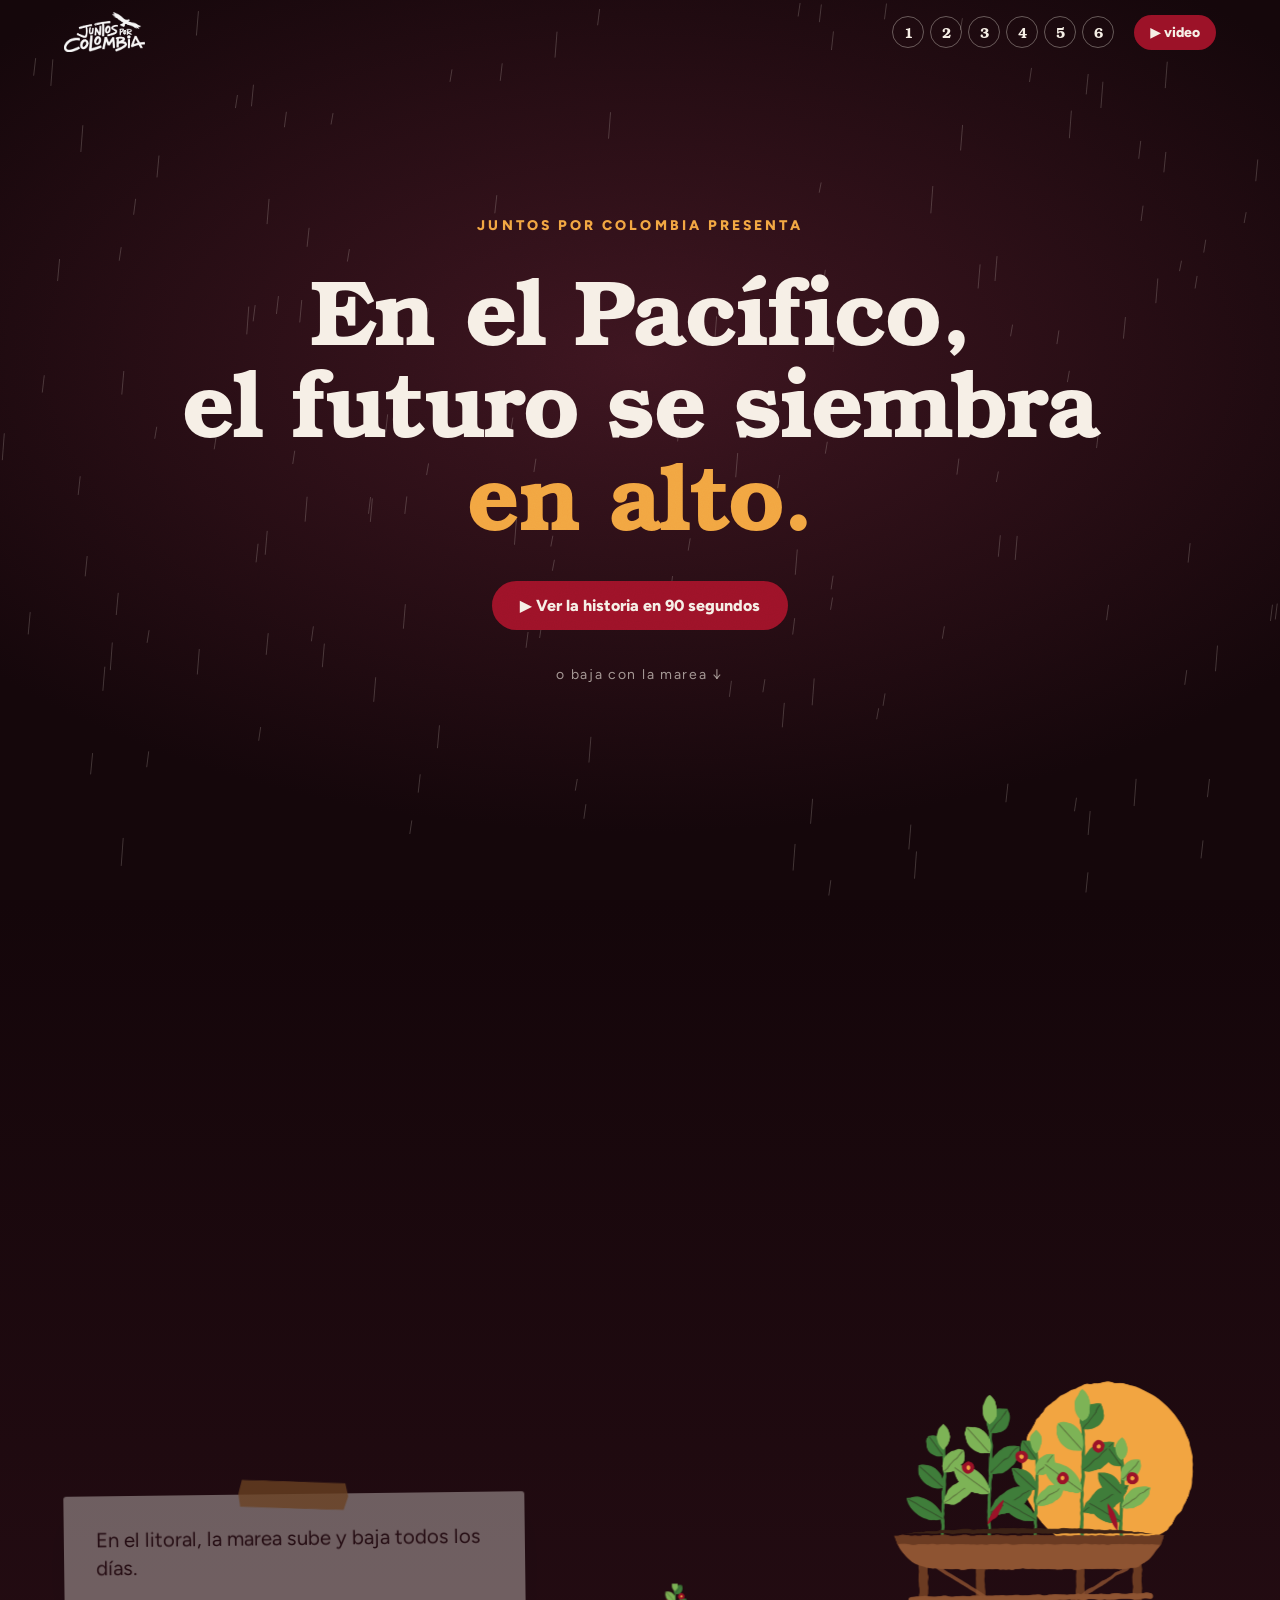
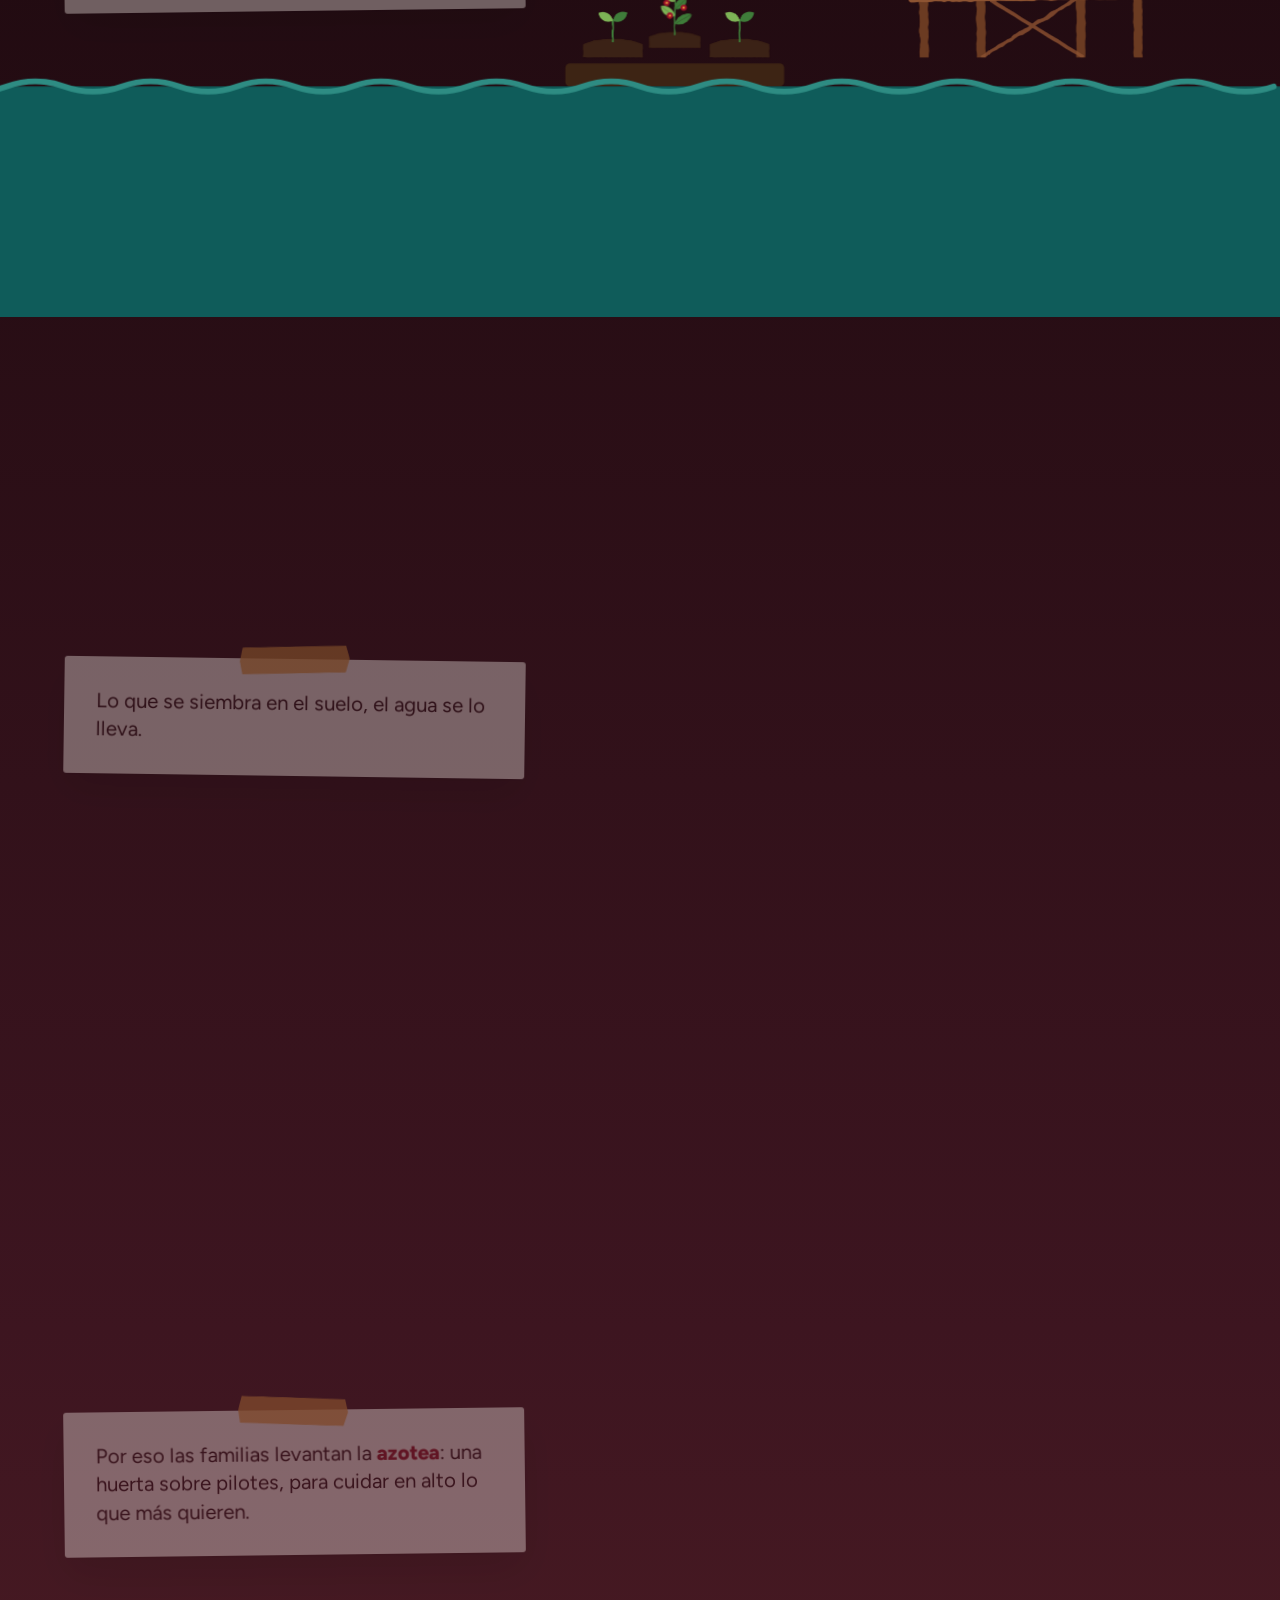
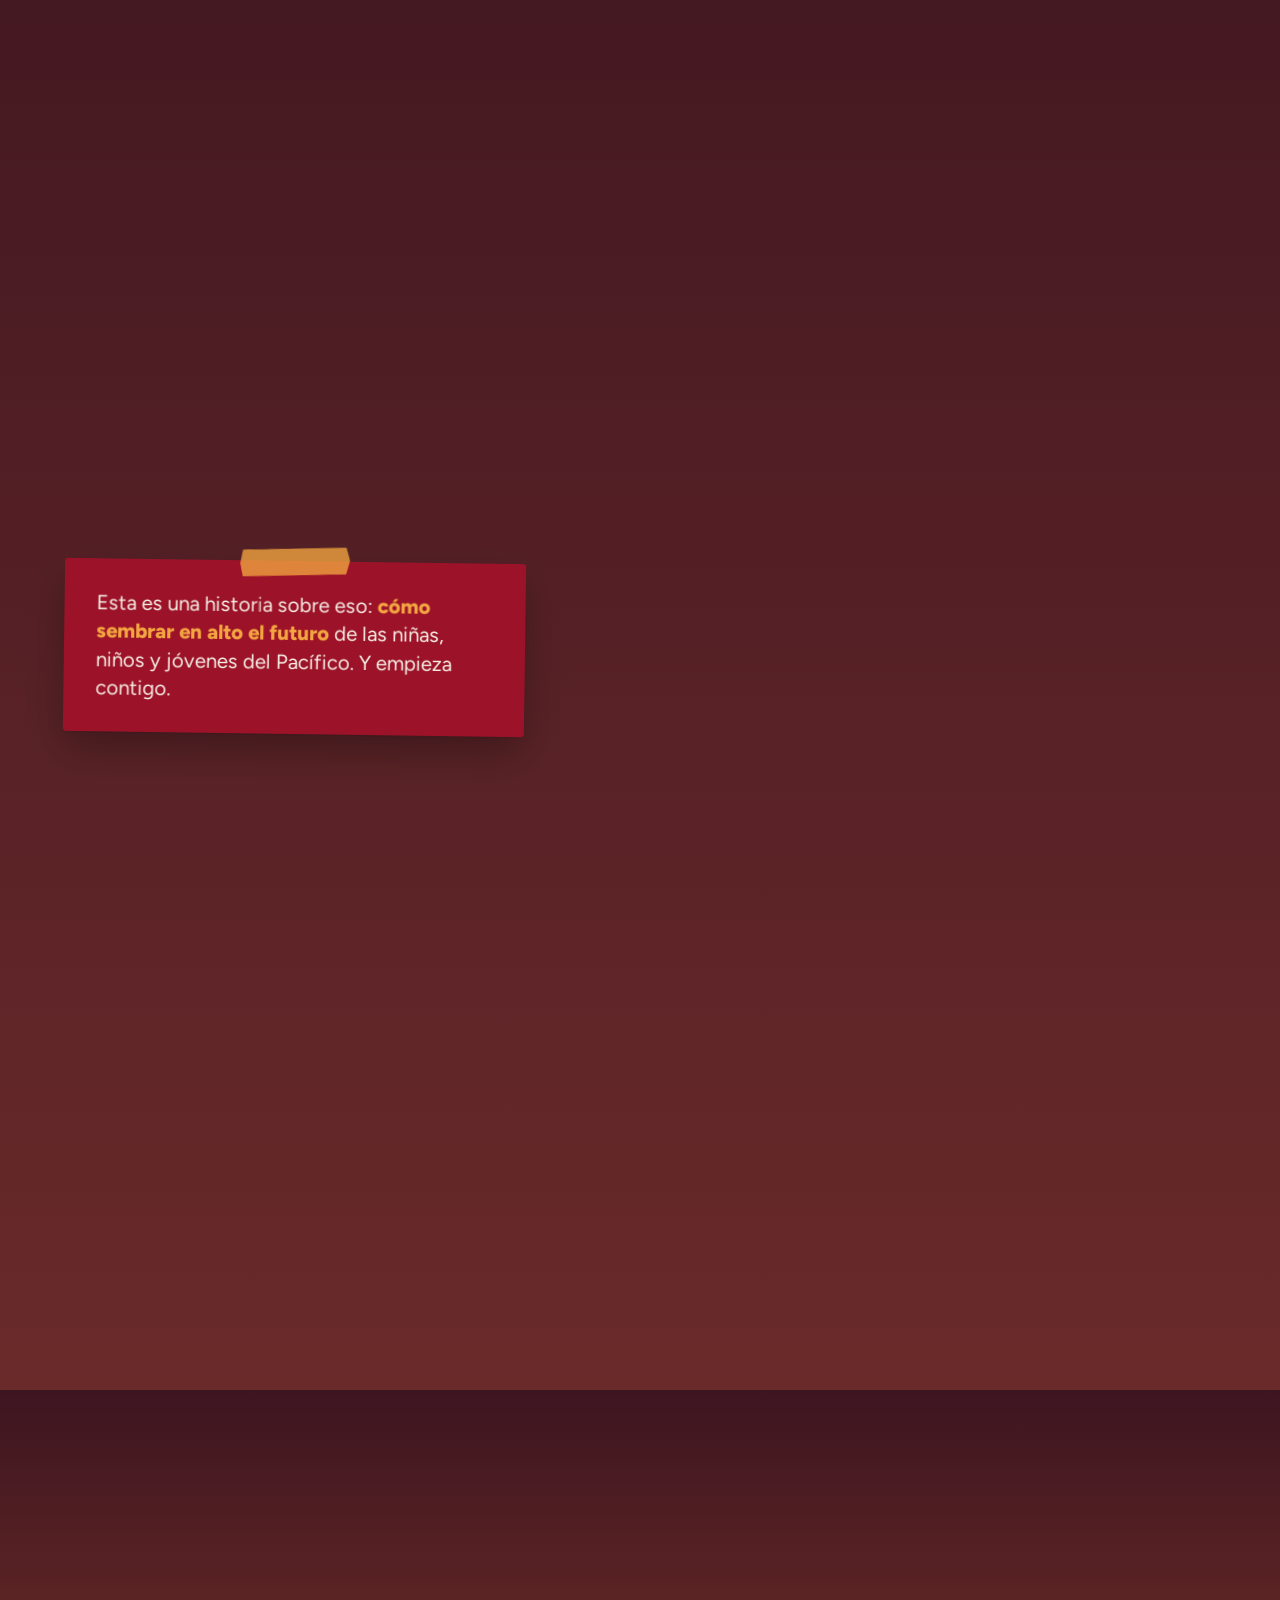
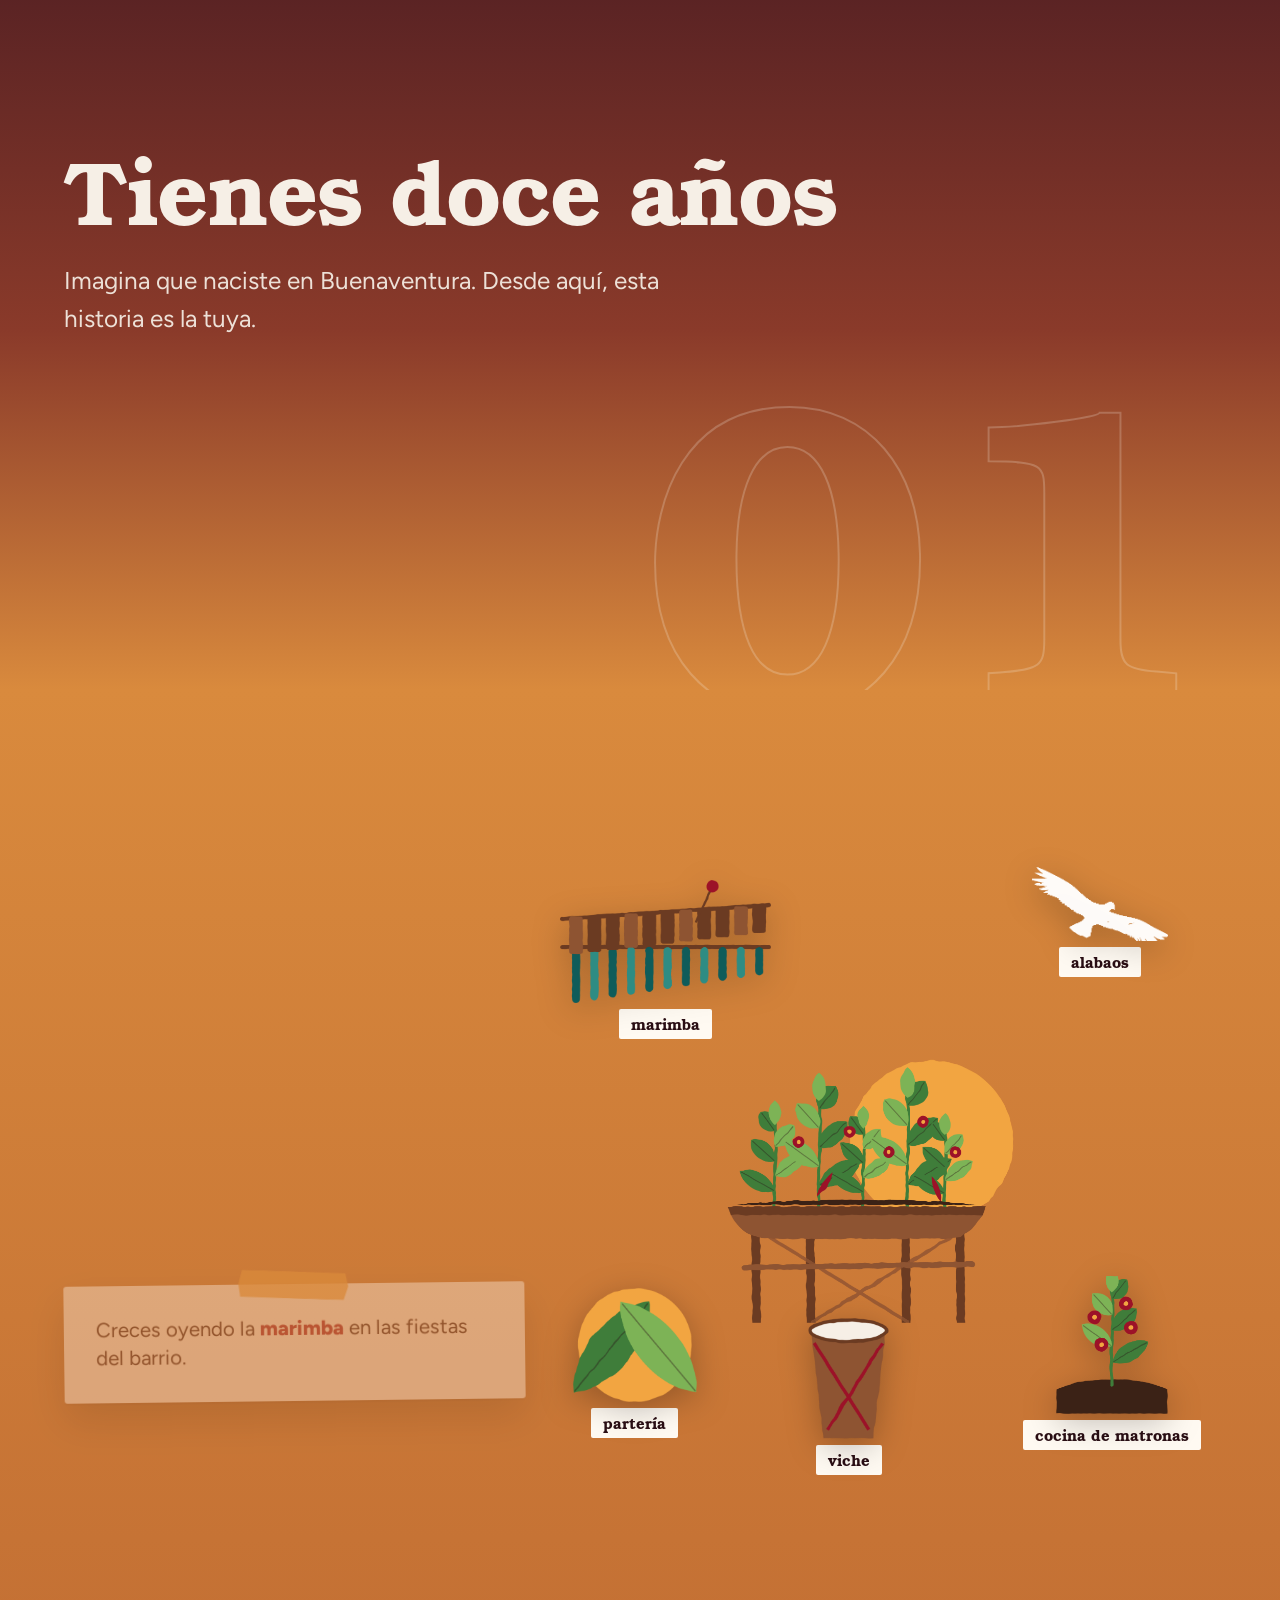
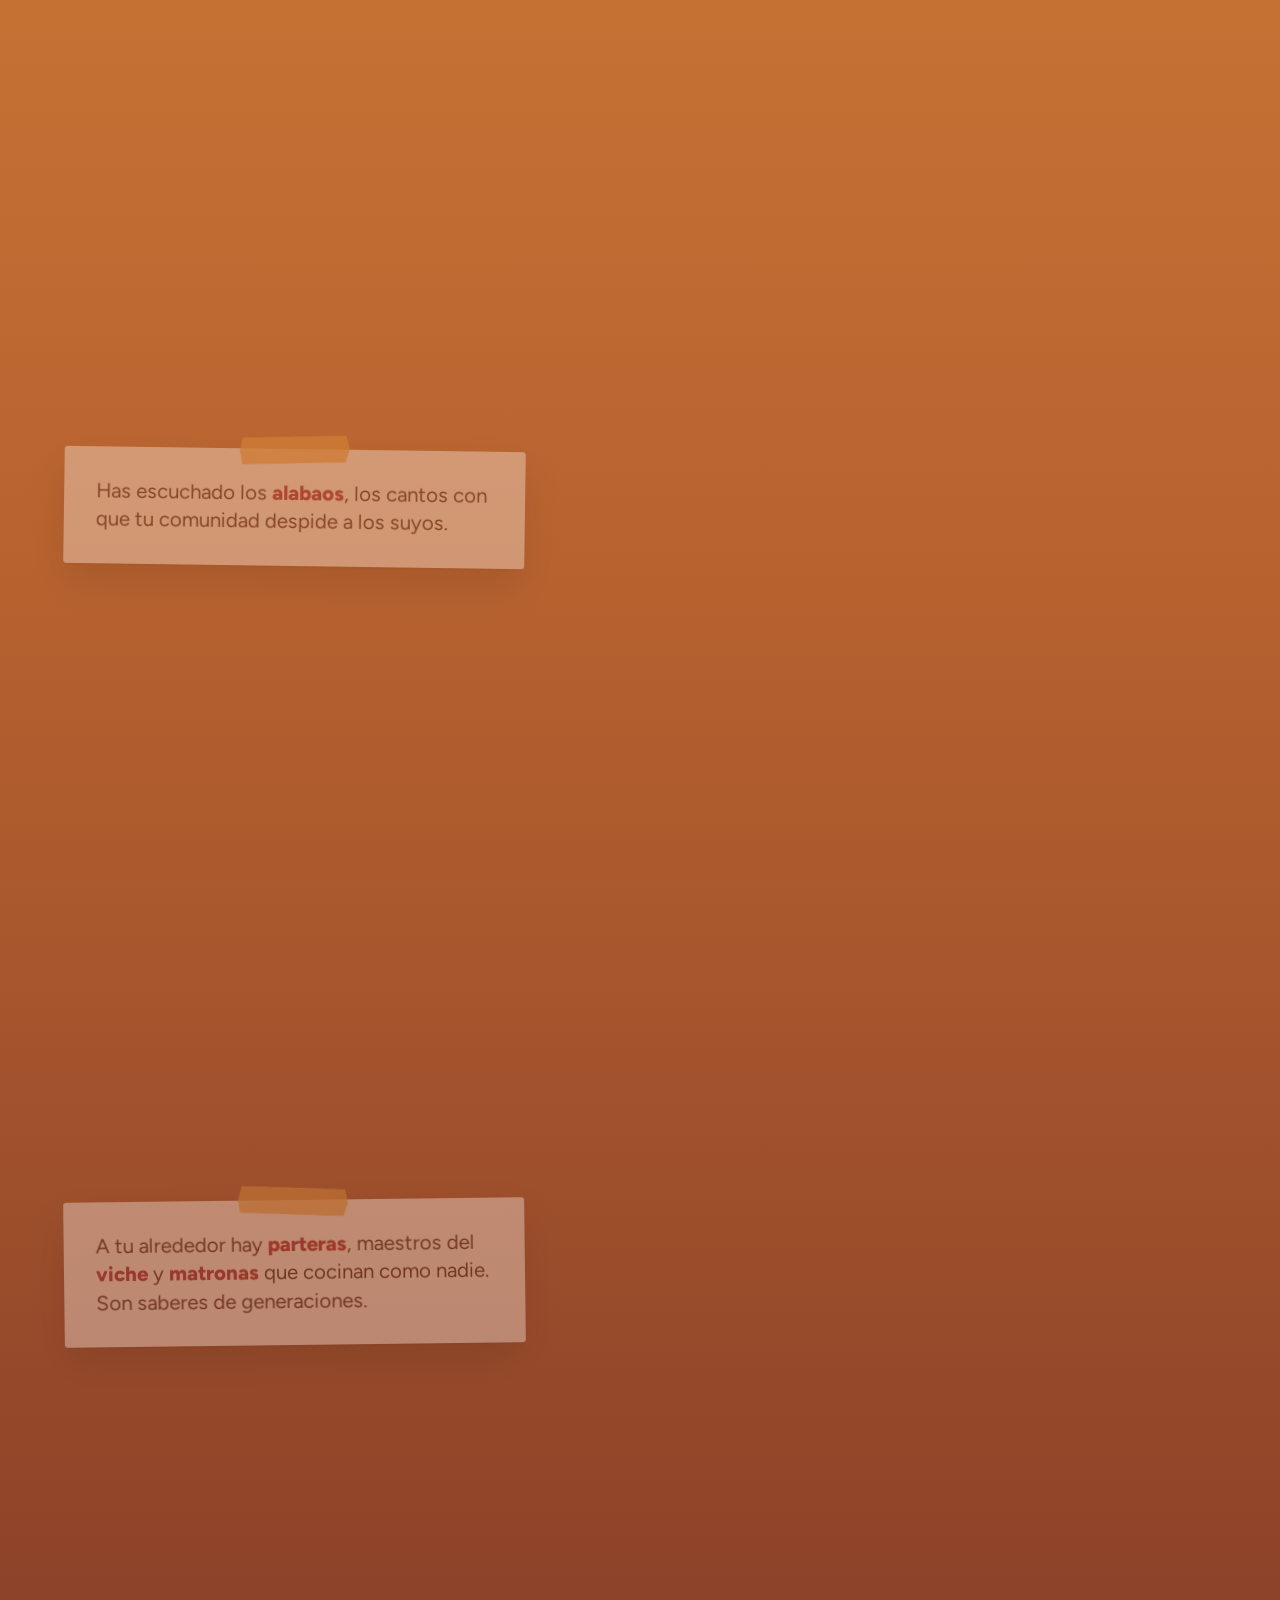
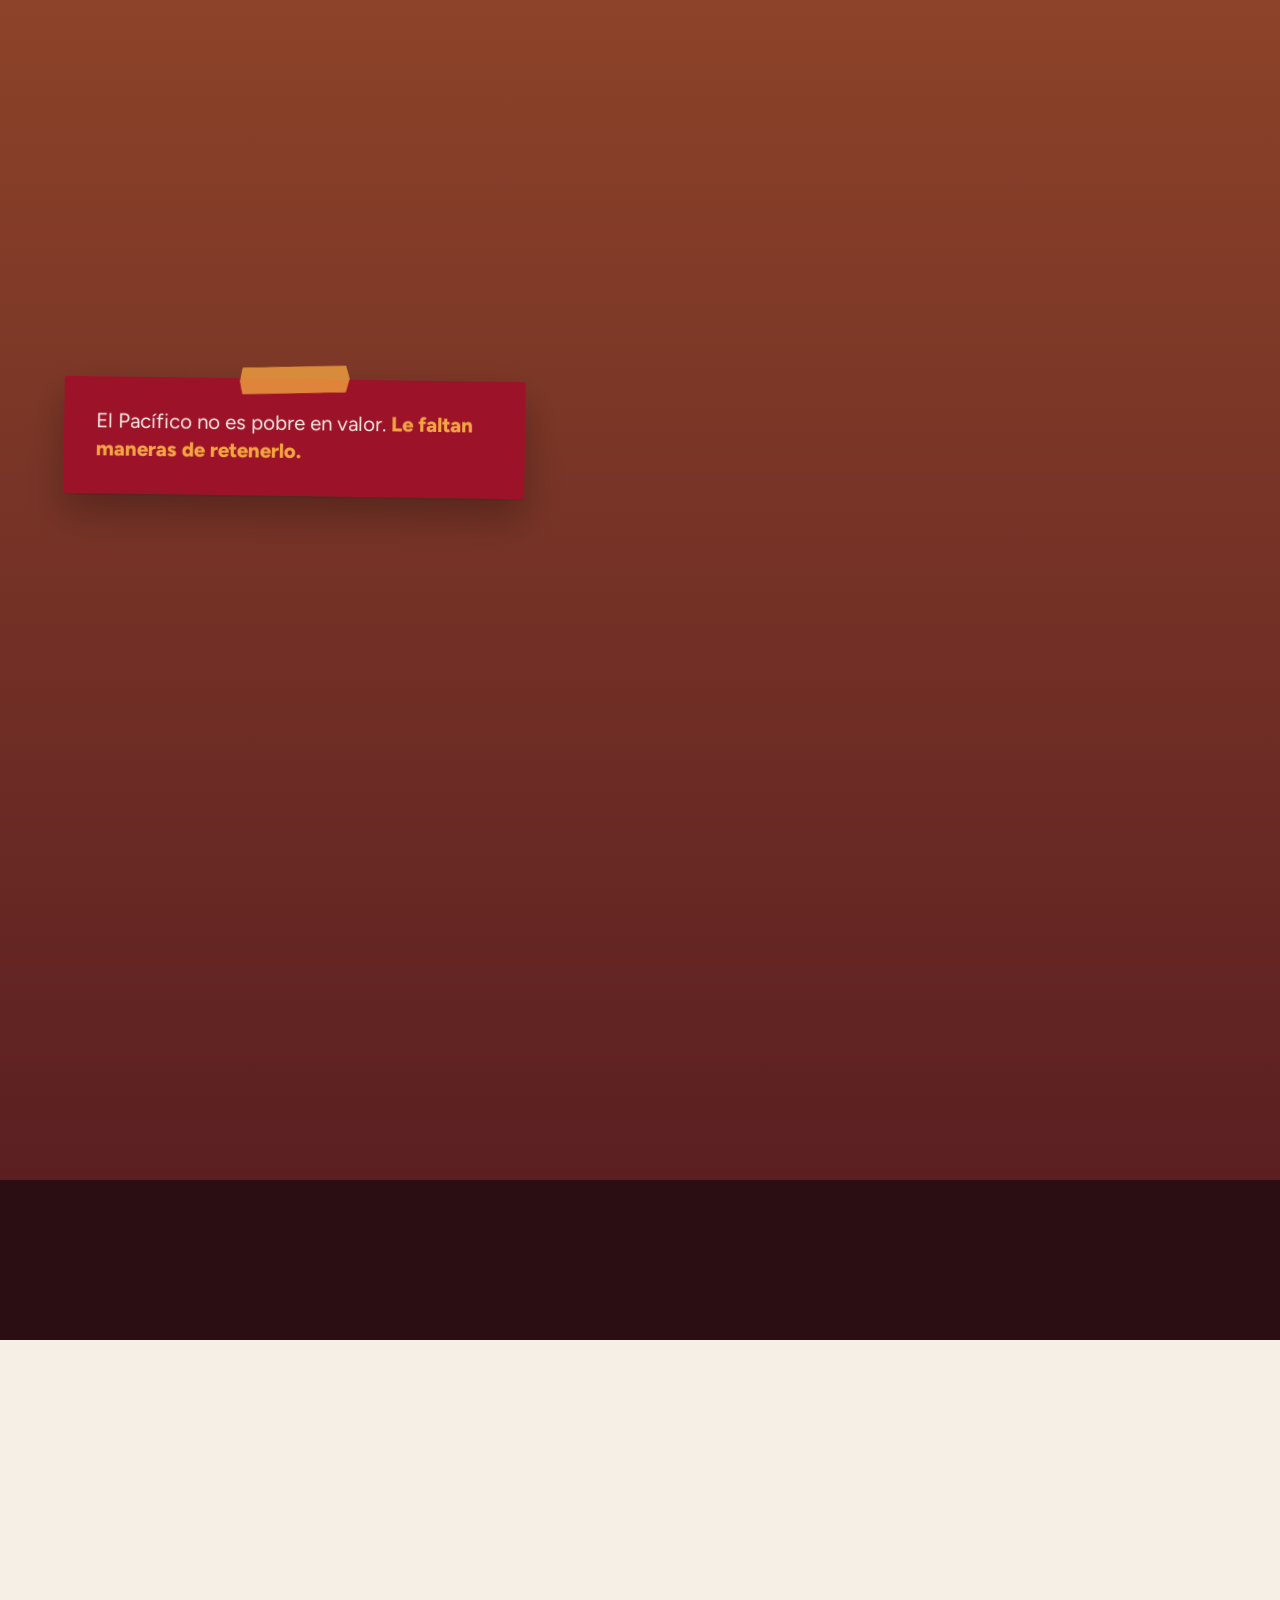
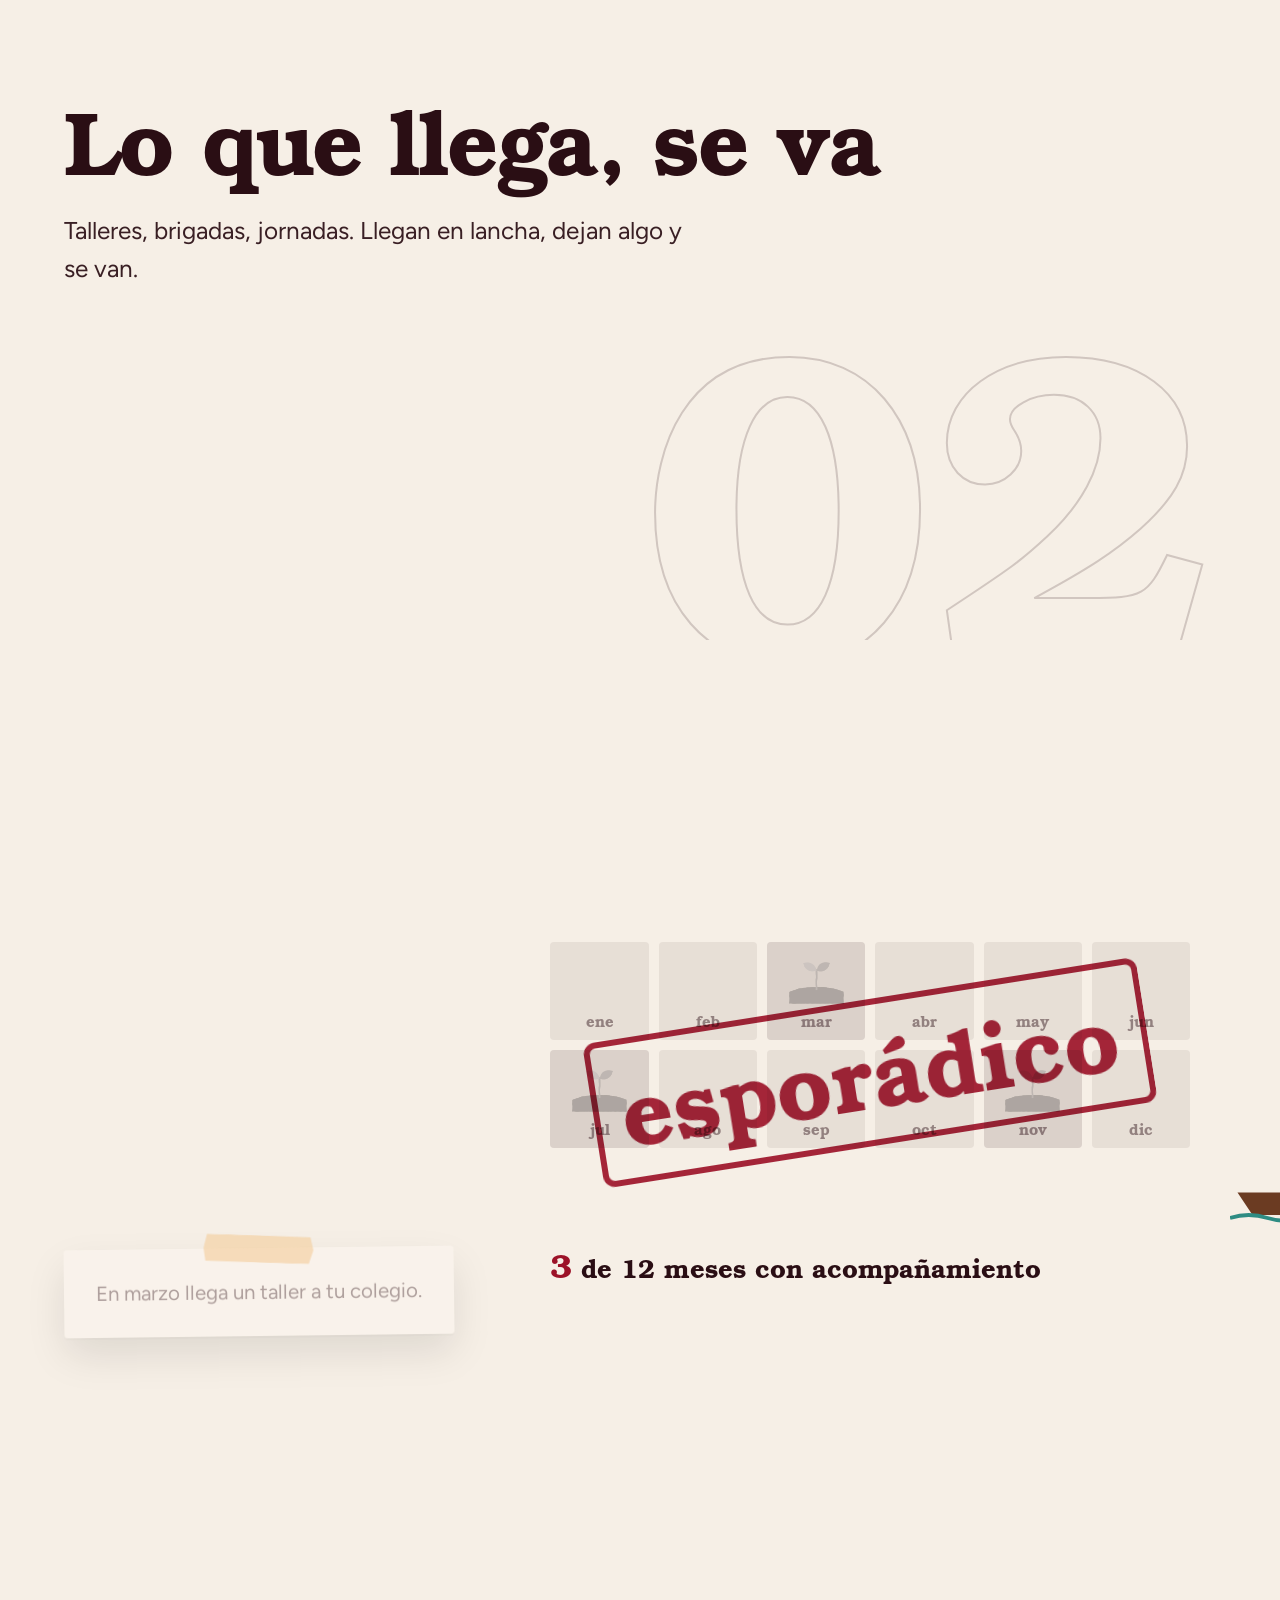
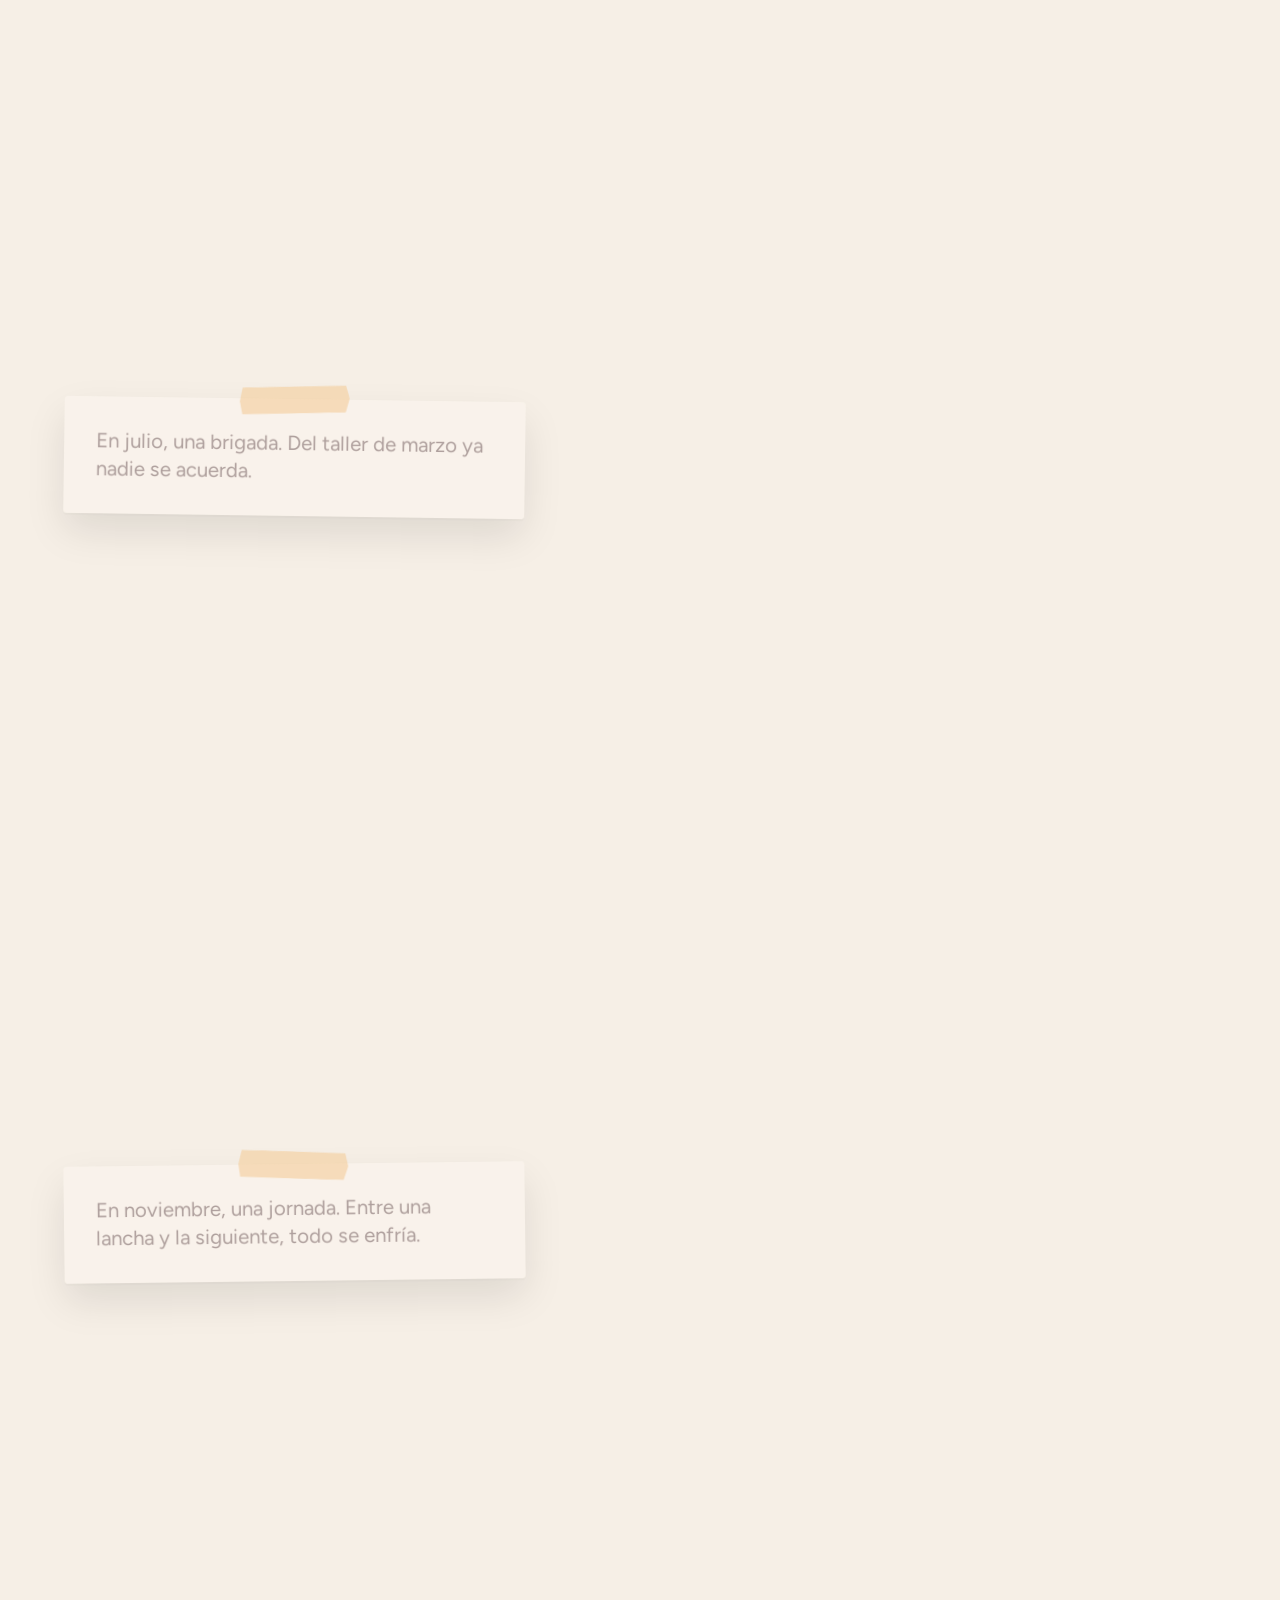
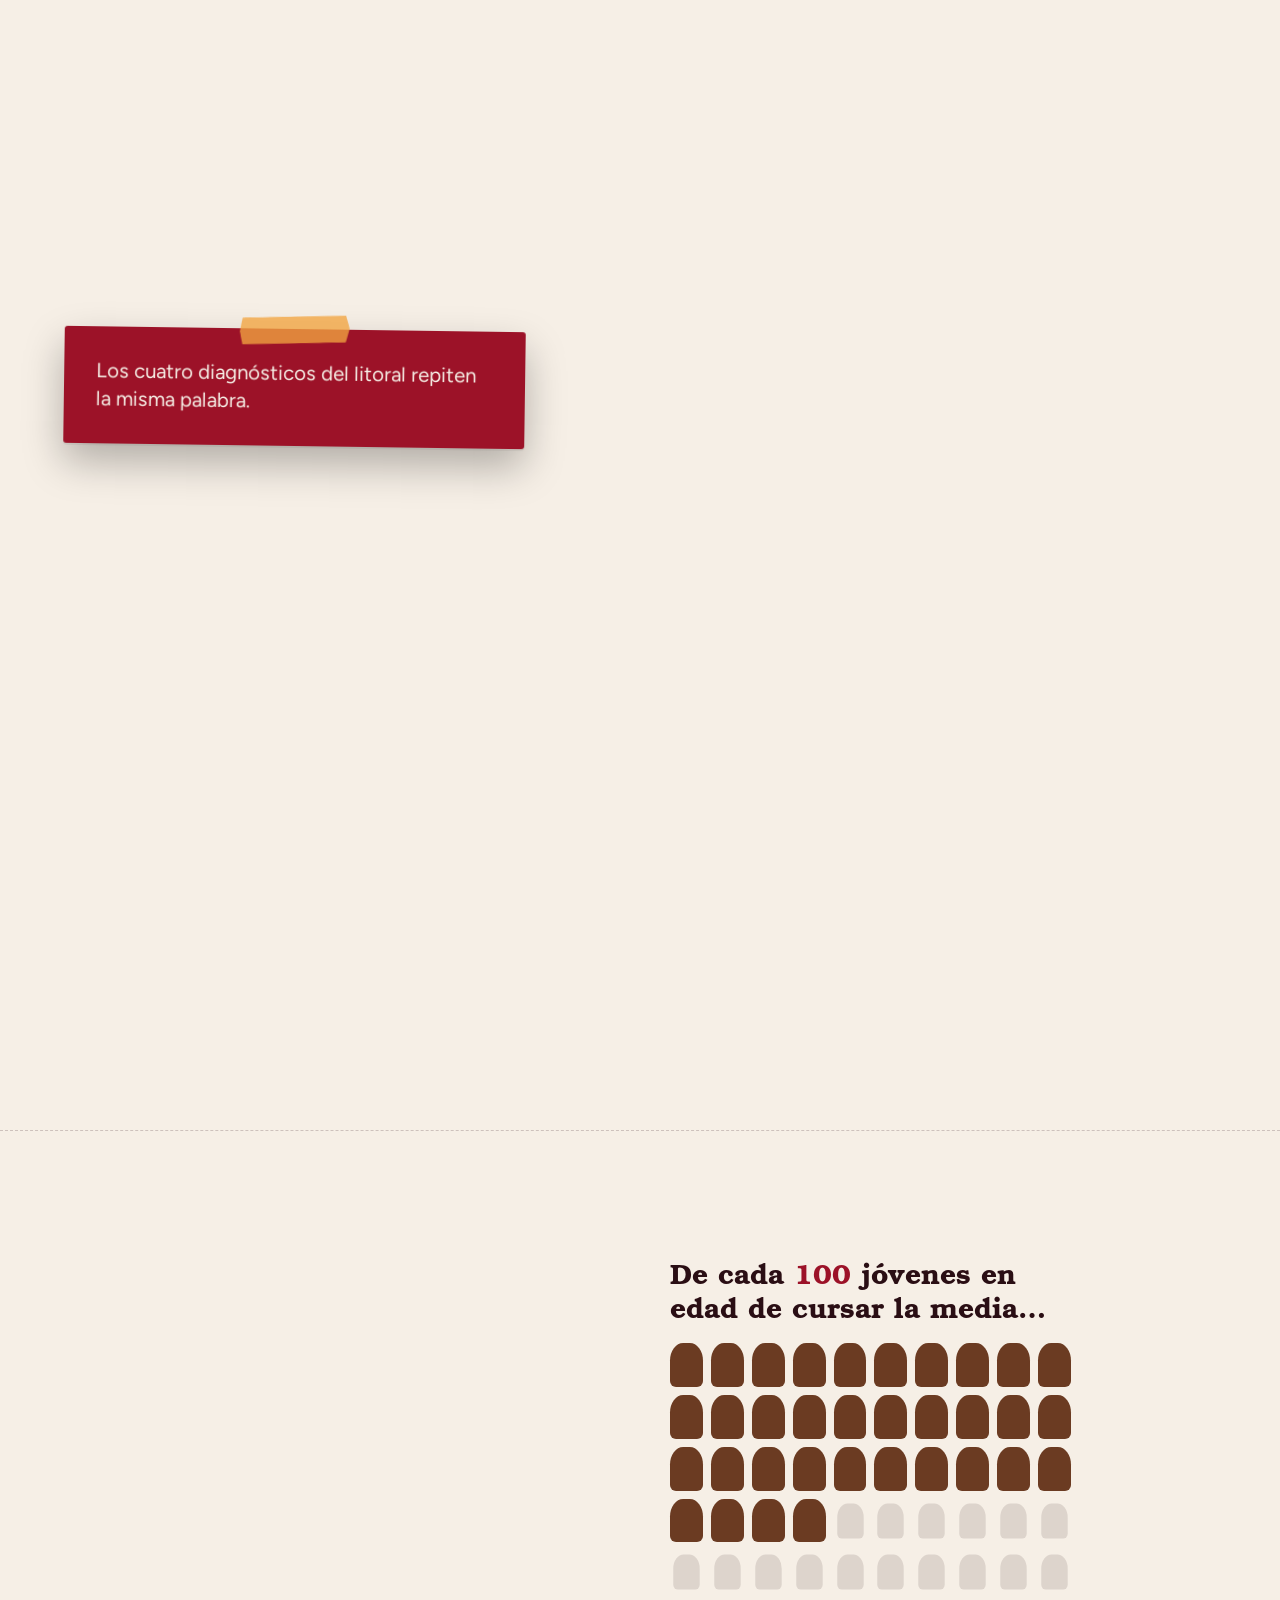
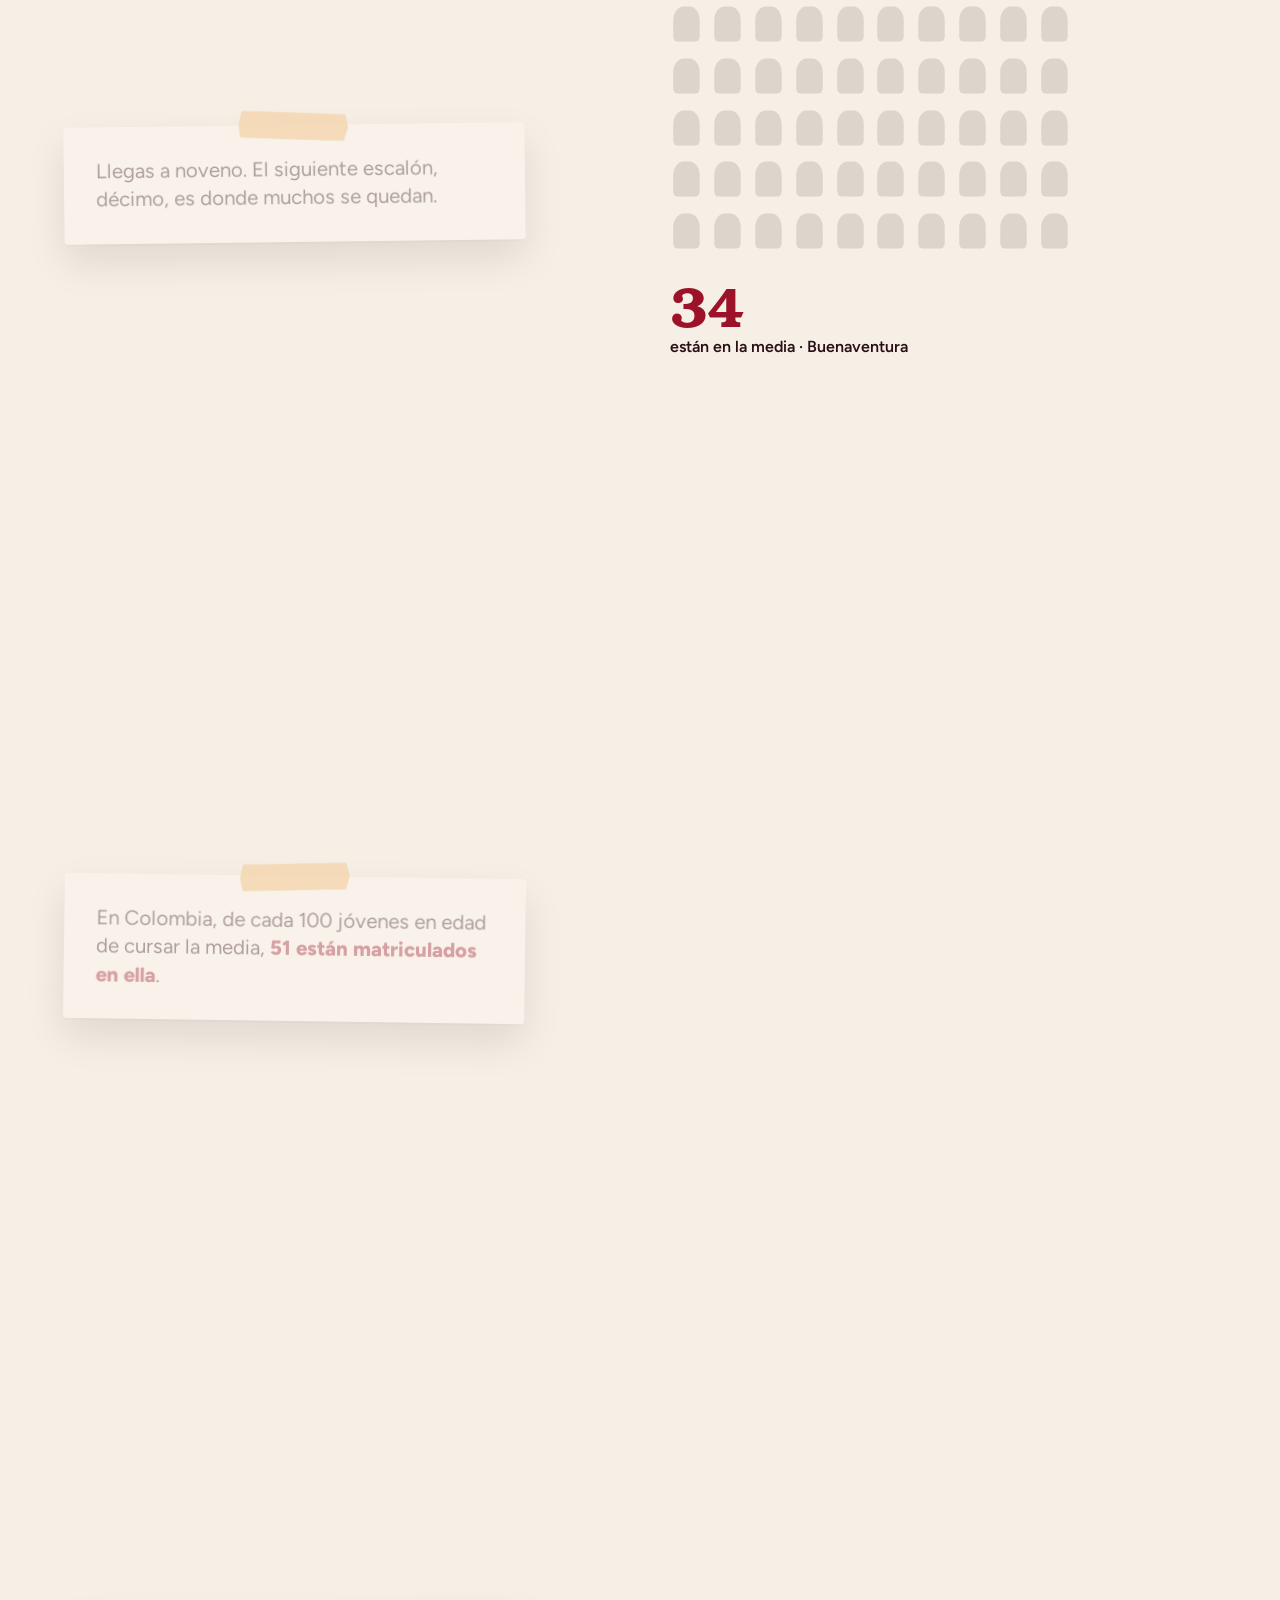
<file: jpc-azotea/index.html>
<!doctype html>
<html lang="es">
<head>
<meta charset="utf-8">
<meta name="viewport" content="width=device-width, initial-scale=1">
<title>Azotea · En el Pacífico, el futuro se siembra en alto — Juntos por Colombia</title>
<meta name="description" content="Un reportaje interactivo sobre Azotea: lugares fijos, abiertos todo el año, donde niñas, niños y jóvenes del litoral Pacífico colombiano aprenden de sus mayores y siembran su futuro.">
<meta property="og:title" content="Azotea · En el Pacífico, el futuro se siembra en alto">
<meta property="og:description" content="Lo que llega en lancha, se va. Lo que se siembra en alto, se queda. Una iniciativa de Juntos por Colombia.">
<meta property="og:image" content="assets/video/poster.jpg">
<meta name="theme-color" content="#2A0E14">
<link rel="preload" href="assets/fonts/bonum-bold.woff2" as="font" type="font/woff2" crossorigin>
<link rel="icon" href="assets/img/brote.png">
<link rel="stylesheet" href="css/scrolly.css">
</head>
<body>
<div class="progreso" aria-hidden="true"><span></span></div>
<header class="top">
  <a href="#inicio" class="top__logo"><img src="assets/img/logo-jpc.png" alt="Juntos por Colombia"></a>
  <ol class="top__caps" aria-label="Capítulos">
    <li><a href="#c1" title="Creces entre saberes">1</a></li>
    <li><a href="#c2" title="Lo que llega, se va">2</a></li>
    <li><a href="#c3" title="Un lugar que se queda">3</a></li>
    <li><a href="#c4" title="Tu ruta">4</a></li>
    <li><a href="#c5" title="Quien enseña, cobra">5</a></li>
    <li><a href="#c6" title="2030">6</a></li>
  </ol>
  <button class="btn btn--sm abre-video">▶ video</button>
</header>

<main>
<!-- =========================================================
     APERTURA · gancho + marea que sube con el scroll
     ========================================================= -->
<section id="inicio" class="apertura">
  <canvas class="lluvia" aria-hidden="true"></canvas>
  <div class="apertura__in">
    <p class="kicker">Juntos por Colombia presenta</p>
    <h1 class="gancho"><span>En el Pacífico,</span> <span>el futuro se siembra</span> <em>en alto.</em></h1>
    <button class="btn abre-video">▶ Ver la historia en 90 segundos</button>
    <p class="pista">o baja con la marea ↓</p>
  </div>
</section>

<section class="escena escena--marea" data-scrub="marea" aria-label="La marea sube">
  <div class="escena__fija">
    <svg class="marea" viewBox="0 0 1200 700" preserveAspectRatio="xMidYMax meet" role="img" aria-label="Una huerta en el suelo queda bajo el agua mientras la azotea, sobre pilotes, sigue seca">
      <defs><clipPath id="clip-suelo"><rect x="0" y="0" width="1200" height="700"/></clipPath></defs>
      <g class="m-suelo">
        <rect x="70" y="560" width="380" height="40" rx="8" fill="#3d2414"/>
        <image href="assets/img/brote.png" x="100" y="470" width="105" height="80"/>
        <image href="assets/img/planta-fruto.png" x="215" y="400" width="90" height="155"/>
        <image href="assets/img/brote.png" x="320" y="470" width="105" height="80"/>
      </g>
      <image class="m-azotea" href="assets/img/azotea-alta.png" x="640" y="70" width="520" height="480"/>
      <rect class="m-agua" x="-1400" y="600" width="4000" height="400"/>
      <path class="m-ola" d="M-1600 600 q50 -18 100 0 t100 0 t100 0 t100 0 t100 0 t100 0 t100 0 t100 0 t100 0 t100 0 t100 0 t100 0 t100 0 t100 0 t100 0 t100 0 t100 0 t100 0 t100 0 t100 0 M-200 600 q50 -18 100 0 t100 0 t100 0 t100 0 t100 0 t100 0 t100 0 t100 0 t100 0 t100 0 t100 0 t100 0 t100 0 t100 0 t100 0 t100 0"/>
    </svg>
  </div>
  <div class="escena__pasos">
    <div class="paso" data-n="1"><div class="papel"><p>En el litoral, la marea sube y baja todos los días.</p></div></div>
    <div class="paso" data-n="2"><div class="papel"><p>Lo que se siembra en el suelo, el agua se lo lleva.</p></div></div>
    <div class="paso" data-n="3"><div class="papel"><p>Por eso las familias levantan la <strong>azotea</strong>: una huerta sobre pilotes, para cuidar en alto lo que más quieren.</p></div></div>
    <div class="paso" data-n="4"><div class="papel papel--rojo"><p>Esta es una historia sobre eso: <strong>cómo sembrar en alto el futuro</strong> de las niñas, niños y jóvenes del Pacífico. Y empieza contigo.</p></div></div>
  </div>
</section>

<!-- =========================================================
     CAPÍTULO 1 · Creces entre saberes (amanecer cálido)
     ========================================================= -->
<section id="c1" class="portada portada--amanecer">
  <p class="portada__num" aria-hidden="true">01</p>
  <h2 class="portada__tit" data-palabras>Tienes doce años</h2>
  <p class="portada__entra">Imagina que naciste en Buenaventura. Desde aquí, esta historia es la tuya.</p>
</section>

<section class="escena escena--saberes" data-pasos aria-label="Los saberes que te rodean">
  <div class="escena__fija">
    <div class="saberes">
      <img class="saberes__centro" src="assets/img/azotea-alta.png" alt="">
      <figure class="saber" data-s="1-"><img src="assets/img/marimba.png" alt=""><figcaption>marimba</figcaption></figure>
      <figure class="saber" data-s="2-"><img src="assets/img/ave.png" alt="" class="inv"><figcaption>alabaos</figcaption></figure>
      <figure class="saber" data-s="3-"><img src="assets/img/hojas-sol.png" alt=""><figcaption>partería</figcaption></figure>
      <figure class="saber" data-s="3-"><img src="assets/img/viche.png" alt=""><figcaption>viche</figcaption></figure>
      <figure class="saber" data-s="3-"><img src="assets/img/planta-fruto.png" alt=""><figcaption>cocina de matronas</figcaption></figure>
    </div>
  </div>
  <div class="escena__pasos">
    <div class="paso" data-n="1"><div class="papel"><p>Creces oyendo la <strong>marimba</strong> en las fiestas del barrio.</p></div></div>
    <div class="paso" data-n="2"><div class="papel"><p>Has escuchado los <strong>alabaos</strong>, los cantos con que tu comunidad despide a los suyos.</p></div></div>
    <div class="paso" data-n="3"><div class="papel"><p>A tu alrededor hay <strong>parteras</strong>, maestros del <strong>viche</strong> y <strong>matronas</strong> que cocinan como nadie. Son saberes de generaciones.</p></div></div>
    <div class="paso" data-n="4"><div class="papel papel--rojo"><p>El Pacífico no es pobre en valor. <strong>Le faltan maneras de retenerlo.</strong></p></div></div>
  </div>
</section>
<div class="testimonios" data-capitulo="1" hidden></div>

<!-- =========================================================
     CAPÍTULO 2 · Lo que llega, se va (día gris, papel)
     ========================================================= -->
<section id="c2" class="portada portada--papel">
  <p class="portada__num" aria-hidden="true">02</p>
  <h2 class="portada__tit" data-palabras>Lo que llega, se va</h2>
  <p class="portada__entra">Talleres, brigadas, jornadas. Llegan en lancha, dejan algo y se van.</p>
</section>

<section class="escena escena--anio claro" data-pasos aria-label="Un año de programas esporádicos">
  <div class="escena__fija">
    <div class="anio">
      <div class="anio__meses" aria-hidden="true"></div>
      <svg class="lancha" viewBox="0 0 200 70" aria-hidden="true"><path d="M10 30 H190 L170 60 H30 Z" fill="#6B3B22"/><rect x="80" y="12" width="50" height="18" rx="3" fill="#9C1228"/><path d="M0 64 q25 -8 50 0 t50 0 t50 0 t50 0" stroke="#2E8C83" stroke-width="5" fill="none"/></svg>
      <p class="sello" data-s="4-">esporádico</p>
      <p class="anio__cuenta"><b class="anio__n">0</b> de 12 meses con acompañamiento</p>
    </div>
  </div>
  <div class="escena__pasos">
    <div class="paso" data-n="1"><div class="papel"><p>En marzo llega un taller a tu colegio.</p></div></div>
    <div class="paso" data-n="2"><div class="papel"><p>En julio, una brigada. Del taller de marzo ya nadie se acuerda.</p></div></div>
    <div class="paso" data-n="3"><div class="papel"><p>En noviembre, una jornada. Entre una lancha y la siguiente, todo se enfría.</p></div></div>
    <div class="paso" data-n="4"><div class="papel papel--rojo"><p>Los cuatro diagnósticos del litoral repiten la misma palabra.</p></div></div>
  </div>
</section>

<section class="escena escena--unidades claro" data-pasos aria-label="De cada 100 jóvenes, cuántos llegan a la media">
  <div class="escena__fija">
    <div class="unidades">
      <p class="unidades__tit">De cada <b>100</b> jóvenes en edad de cursar la media…</p>
      <div class="unidades__grilla" aria-hidden="true"></div>
      <p class="unidades__res" aria-live="polite"></p>
    </div>
  </div>
  <div class="escena__pasos">
    <div class="paso" data-n="1"><div class="papel"><p>Llegas a noveno. El siguiente escalón, décimo, es donde muchos se quedan.</p></div></div>
    <div class="paso" data-n="2"><div class="papel"><p>En Colombia, de cada 100 jóvenes en edad de cursar la media, <strong><span data-dato="cobertura_media.nacional" data-redondo></span> están matriculados en ella</strong>.</p></div></div>
    <div class="paso" data-n="3"><div class="papel"><p>En Buenaventura, <strong><span data-dato="cobertura_media.buenaventura" data-redondo></span></strong>. Dos de cada tres no están en el aula que les corresponde.</p><p class="fuente-sello" data-fuente="icesi"></p></div></div>
    <div class="paso" data-n="4"><div class="papel papel--rojo"><p>Y del otro lado, <strong>el saber de los mayores se queda sin aprendices</strong>.</p></div></div>
  </div>
</section>
<div class="testimonios" data-capitulo="2" hidden></div>

<!-- =========================================================
     CAPÍTULO 3 · Un lugar que se queda (rueda de 12 meses)
     ========================================================= -->
<section id="c3" class="portada portada--teal">
  <p class="portada__num" aria-hidden="true">03</p>
  <h2 class="portada__tit" data-palabras>Un lugar que se queda</h2>
  <p class="portada__entra">Azotea es lo contrario a la lancha.</p>
</section>

<section class="escena escena--rueda" data-scrub="rueda" data-pasos aria-label="Azotea abierta los doce meses">
  <div class="escena__fija">
    <div class="rueda">
      <svg viewBox="0 0 600 600" aria-hidden="true"><g class="rueda__meses"></g></svg>
      <img src="assets/img/azotea-alta.png" alt="" class="rueda__azotea">
      <p class="rueda__n"><b>0</b><span>meses abiertos</span></p>
    </div>
  </div>
  <div class="escena__pasos">
    <div class="paso" data-n="1"><div class="papel"><p>Imagina un lugar que <strong>no se va</strong>: abierto los doce meses del año.</p></div></div>
    <div class="paso" data-n="2"><div class="papel"><p>En una sede que tu comunidad ya reconoce como suya, casi siempre tu propio colegio.</p></div></div>
    <div class="paso" data-n="3"><div class="papel"><p><strong>Nada se abre sin la comunidad.</strong> Cada sede pasa por un protocolo de activación con dos co-investigadores jóvenes del territorio.</p></div></div>
    <div class="paso" data-n="4"><div class="papel papel--rojo"><p>La primera Azotea abre en <strong>Buenaventura</strong>, en 2027.</p></div></div>
  </div>
</section>

<!-- =========================================================
     CAPÍTULO 4 · Tu ruta (línea de tiempo horizontal)
     ========================================================= -->
<section id="c4" class="portada portada--verde">
  <p class="portada__num" aria-hidden="true">04</p>
  <h2 class="portada__tit" data-palabras>Tu ruta, de semilla a cosecha</h2>
  <p class="portada__entra">De los 8 a los 28 años, la siembra tiene tres tramos. Este es el tuyo.</p>
</section>

<section class="horizontal" data-scrub="horizontal" aria-label="Los tres tramos de la ruta">
  <div class="horizontal__fija">
    <div class="horizontal__pista">
      <article class="panel">
        <img src="assets/img/semilla.png" alt="" class="panel__img">
        <div class="papel">
          <p class="panel__k">12 años · tramo 1</p>
          <h3>Semilleros</h3>
          <p>La marimba te enseña matemáticas y la tradición oral te enseña a leer. Lo que importa aquí es una cosa: <strong>que sigas en la escuela</strong>.</p>
          <p class="chip"><span data-dato="cupos.t1"></span> cupos por Azotea cada año · 8 a 13 años</p>
        </div>
      </article>
      <article class="panel">
        <img src="assets/img/brote.png" alt="" class="panel__img">
        <div class="papel">
          <p class="panel__k">15 años · tramo 2</p>
          <h3>Aprendices del Territorio</h3>
          <p><strong>Pasas a décimo.</strong> Aprendes con parteras, cantaoras y cocineras, conoces los oficios de tu tierra y escribes tu propia ruta.</p>
          <p class="chip"><span data-dato="cupos.t2"></span> cupos por Azotea cada año · 14 a 17 años</p>
        </div>
      </article>
      <article class="panel">
        <img src="assets/img/planta-fruto.png" alt="" class="panel__img">
        <div class="papel">
          <p class="panel__k">19 años · tramo 3</p>
          <h3>Cosecha</h3>
          <p>Lo aprendido se vuelve oficio: <strong>certificación, empleo con aliados o un negocio propio</strong>.</p>
          <p class="chip"><span data-dato="cupos.t3"></span> cupos por Azotea cada año · 18 a 28 años</p>
        </div>
      </article>
      <article class="panel panel--fin">
        <img src="assets/img/hojas-sol.png" alt="" class="panel__img">
        <div class="papel">
          <p class="panel__k">en todo el camino</p>
          <h3>Si lo necesitas</h3>
          <p>Salud mental y salud sexual y reproductiva, agentes de derechos y saberes ancestrales de cuidado. Y apoyo a las iniciativas económicas de tu territorio.</p>
        </div>
      </article>
    </div>
    <div class="horizontal__linea" aria-hidden="true"><span></span>
      <b style="--x:12.5%">12</b><b style="--x:37.5%">15</b><b style="--x:62.5%">19</b><b style="--x:87.5%">→</b>
    </div>
  </div>
</section>

<!-- =========================================================
     CAPÍTULO 5 · Quien enseña, cobra (sello que cae)
     ========================================================= -->
<section id="c5" class="portada portada--vino">
  <p class="portada__num" aria-hidden="true">05</p>
  <h2 class="portada__tit" data-palabras>Quien te enseña, cobra</h2>
  <p class="portada__entra">Las personas que te enseñaron también tienen un oficio.</p>
</section>

<section class="escena escena--pago" data-pasos aria-label="Sembradores de saber remunerados">
  <div class="escena__fija">
    <div class="pago">
      <div class="pago__notas">
        <div class="papel papel--mini"><img src="assets/img/marimba.png" alt=""><span>marimbera</span></div>
        <div class="papel papel--mini"><img src="assets/img/ave.png" alt="" class="inv"><span>cantaora</span></div>
        <div class="papel papel--mini"><img src="assets/img/hojas-sol.png" alt=""><span>partera</span></div>
        <div class="papel papel--mini"><img src="assets/img/planta-fruto.png" alt=""><span>matrona</span></div>
      </div>
      <p class="sello sello--verde" data-s="2-">oficio pagado</p>
      <p class="pago__n" data-s="3-"><b class="cuenta" data-dato="metas_2030.sembradores">0</b><span>sembradores de saber remunerados en 2030</span></p>
    </div>
  </div>
  <div class="escena__pasos">
    <div class="paso" data-n="1"><div class="papel"><p>En Azotea, quienes te enseñan son <strong>portadoras y portadores de saber</strong> de tu propio territorio.</p></div></div>
    <div class="paso" data-n="2"><div class="papel"><p>Y reciben pago, <strong>porque enseñar también es un oficio</strong>.</p></div></div>
    <div class="paso" data-n="3"><div class="papel"><p>Para 2030, serán <strong><span data-dato="metas_2030.sembradores"></span> sembradores de saber</strong> remunerados.</p></div></div>
    <div class="paso" data-n="4"><div class="papel papel--rojo"><p>La meta que más importa: <strong>que ningún saber acompañado pierda vitalidad.</strong></p></div></div>
  </div>
</section>
<div class="testimonios" data-capitulo="5" hidden></div>

<!-- =========================================================
     CAPÍTULO 6 · 2030 (línea de costa que se dibuja)
     ========================================================= -->
<section id="c6" class="portada portada--noche">
  <p class="portada__num" aria-hidden="true">06</p>
  <h2 class="portada__tit" data-palabras>Lo que se siembra aquí</h2>
  <p class="portada__entra">De una Azotea en Buenaventura a una red en el litoral.</p>
</section>

<section class="escena escena--mapa" data-scrub="mapa" data-pasos aria-label="La red de Azoteas hacia 2030">
  <div class="escena__fija">
    <div class="mapa">
      <svg viewBox="0 0 320 560" role="img" aria-label="Esquema del litoral Pacífico colombiano con seis Azoteas">
        <path class="mapa__costa mapa__costa--fondo" d="M170 10 C160 55 138 78 146 120 C154 162 126 184 120 226 C114 268 138 290 128 322 C118 354 92 376 96 418 C100 460 70 482 56 524 L48 552"/>
        <path class="mapa__costa mapa__costa--viva" d="M170 10 C160 55 138 78 146 120 C154 162 126 184 120 226 C114 268 138 290 128 322 C118 354 92 376 96 418 C100 460 70 482 56 524 L48 552"/>
        <circle class="mapa__guia" r="6"/>
        <g class="mapa__puntos"></g>
        <text x="215" y="80" class="mapa__et">Chocó</text>
        <text x="185" y="285" class="mapa__et">Valle · Buenaventura</text>
        <text x="160" y="380" class="mapa__et">Cauca</text>
        <text x="120" y="500" class="mapa__et">Nariño</text>
        <text x="16" y="300" class="mapa__mar" transform="rotate(-82 16 300)">Océano Pacífico</text>
      </svg>
      <div class="mapa__hud">
        <p><b class="hud-nodos">0</b><span>Azoteas</span></p>
        <p><b class="hud-pers">0</b><span>niñas, niños y jóvenes</span></p>
      </div>
      <p class="nota">Esquema ilustrativo, no a escala. Las sedes se definen con el prediagnóstico.</p>
    </div>
  </div>
  <div class="escena__pasos">
    <div class="paso" data-n="1"><div class="papel"><p>Todo empieza en <strong>Buenaventura</strong>, en 2027.</p></div></div>
    <div class="paso" data-n="2"><div class="papel"><p>Un prediagnóstico elige las siguientes entre <strong>8 y 10 candidatas</strong> del litoral: Chocó, Valle, Cauca y Nariño.</p></div></div>
    <div class="paso" data-n="3"><div class="papel"><p>Para 2030, <strong><span data-dato="metas_2030.nodos"></span> Azoteas</strong>.</p></div></div>
    <div class="paso" data-n="4"><div class="papel papel--rojo"><p><strong><span data-dato="metas_2030.personas" data-miles></span> niñas, niños y jóvenes</strong> sembrando su futuro, con resultados que se miden.</p></div></div>
  </div>
</section>

<!-- =========================================================
     CIERRE · vuelve al gancho
     ========================================================= -->
<section id="cierre" class="cierre">
  <div class="cierre__in">
    <p class="cierre__l" data-l="1">Lo que llega en lancha, se va.</p>
    <p class="cierre__l" data-l="2">Lo que se siembra en alto, <em>se queda.</em></p>
    <p class="cierre__l cierre__l--marca" data-l="3">Siembra en Azotea.</p>
  </div>
  <img src="assets/img/azotea-alta.png" alt="" class="cierre__azotea">
  <svg class="cierre__olas" viewBox="0 0 1440 120" preserveAspectRatio="none" aria-hidden="true"><path d="M0 40 Q90 10 180 40 T360 40 T540 40 T720 40 T900 40 T1080 40 T1260 40 T1440 40 V120 H0Z" fill="#2E8C83"/><path d="M0 75 Q90 50 180 75 T360 75 T540 75 T720 75 T900 75 T1080 75 T1260 75 T1440 75 V120 H0Z" fill="#0F5C5A"/><path d="M0 105 Q90 88 180 105 T360 105 T540 105 T720 105 T900 105 T1080 105 T1260 105 T1440 105 V120 H0Z" fill="#1d090e"/></svg>
</section>

<!-- =========================================================
     DESPUÉS DEL RECORRIDO · video, aliados, cifras y fuentes
     ========================================================= -->
<section id="video" class="bloque">
  <p class="bloque__k">La historia en 90 segundos</p>
  <figure class="video papel papel--video">
    <video id="vid" preload="none" playsinline controls poster="assets/video/poster.jpg" aria-label="Video explicativo de Azotea">
      <source data-src-hd="assets/video/azotea-1080.mp4" data-src-sd="assets/video/azotea-720.mp4" type="video/mp4">
    </video>
  </figure>
</section>

<section id="aliados" class="bloque">
  <p class="bloque__k">Para aliados</p>
  <h2 class="bloque__h">Metas 2030</h2>
  <div class="metas">
    <div class="papel meta"><b data-dato="metas_2030.personas" data-miles></b><span>niñas, niños y jóvenes distintos (<span data-dato="metas_2030.inscripciones" data-miles></span> inscripciones)</span></div>
    <div class="papel meta"><b><span data-dato="metas_2030.aprobacion"></span> %</b><span>de aprobación en participantes regulares de 8 a 17 años. Base Buenaventura 2023: <span data-dato="buenaventura_2023.aprobacion" data-dec="1"></span> %</span></div>
    <div class="papel meta"><b data-dato="metas_2030.certificados" data-miles></b><span>certificados en oficios y rutas productivas</span></div>
    <div class="papel meta"><b data-dato="metas_2030.empleo"></b><span>jóvenes con empleo o negocio a seis meses; al menos la mitad, mujeres</span></div>
    <div class="papel meta"><b data-dato="metas_2030.sembradores"></b><span>sembradores de saber remunerados</span></div>
    <div class="papel meta"><b data-dato="metas_2030.nodos"></b><span>Azoteas en el litoral Pacífico</span></div>
  </div>
  <p class="fuente-sello" data-fuente="jpc"></p>

  <h2 class="bloque__h">Cómo se sabrá si funciona</h2>
  <div class="papel papel--ancho medir">
    <p><strong>Con grupo de comparación.</strong> Diferencias en diferencias con emparejamiento entre participantes y no participantes; sorteo de cupos donde haya más demanda que oferta.</p>
    <p><strong>Resultado primario: aprobación y paso de 9.° a 10.°</strong>, con datos del SIMAT. El diseño detecta un efecto de <span data-dato="metas_2030.efecto_pp" data-dec="1"></span> puntos porcentuales.</p>
    <p><strong>Además:</strong> inserción productiva a seis meses, vitalidad de cada saber acompañado y evaluación con los criterios OCDE-CAD.</p>
    <p class="ods"><span class="o o3">ODS 3</span><span class="o o4">ODS 4</span><span class="o o5">ODS 5</span><span class="o o8">ODS 8</span><span class="o o10">ODS 10</span></p>
  </div>

  <h2 class="bloque__h">¿Qué siembra tu aporte?</h2>
  <div class="papel papel--ancho calc">
    <div class="conmuta" role="tablist" aria-label="Escenario de costeo">
      <button role="tab" aria-selected="true" data-esc="completo">Escenario completo</button>
      <button role="tab" aria-selected="false" data-esc="basico">Escenario básico</button>
    </div>
    <label for="aporte">Aporte: <output id="aporte-o">500</output> millones de pesos</label>
    <input type="range" id="aporte" min="50" max="16762" step="50" value="500">
    <div class="calc__chips">
      <button data-v="250">250 M</button><button data-v="nodo">1 Azotea · 1 año</button><button data-v="anio1">Todo 2027</button><button data-v="total">La red completa</button>
    </div>
    <div class="calc__res" aria-live="polite">
      <p><b id="c-pers">0</b><span>personas acompañadas durante los cuatro años</span></p>
      <p><b id="c-mes">0</b><span>meses de una Azotea abierta en su primer año</span></p>
      <p><b id="c-pct">0</b><span>de la red completa 2027–2030</span></p>
    </div>
    <p class="nota">Estimación lineal para dimensionar, no es una cotización. Total del proyecto: <span data-dato="inversion.completo.total" data-miles></span> millones (completo) o <span data-dato="inversion.basico.total" data-miles data-dec="1"></span> millones (básico).</p>
  </div>
</section>

<section id="fuentes" class="bloque">
  <p class="bloque__k">Cifras y fuentes</p>
  <ul class="fuentes"></ul>
</section>
</main>

<footer class="pie">
  <img src="assets/img/logo-jpc.png" alt="Juntos por Colombia">
  <p><strong>Azotea · Red de Nodos del Litoral Pacífico.</strong> Una iniciativa de Juntos por Colombia. El nombre «Azotea» se valida con las comunidades durante la activación territorial.</p>
</footer>

<dialog class="modal" id="modal-video" aria-label="Video de Azotea">
  <button class="modal__cerrar" aria-label="Cerrar">×</button>
  <video preload="none" playsinline controls poster="assets/video/poster.jpg"></video>
</dialog>

<script src="js/data.js"></script>
<script src="js/testimonios.js"></script>
<script src="js/scrolly.js" defer></script>
</body>
</html>
</file>
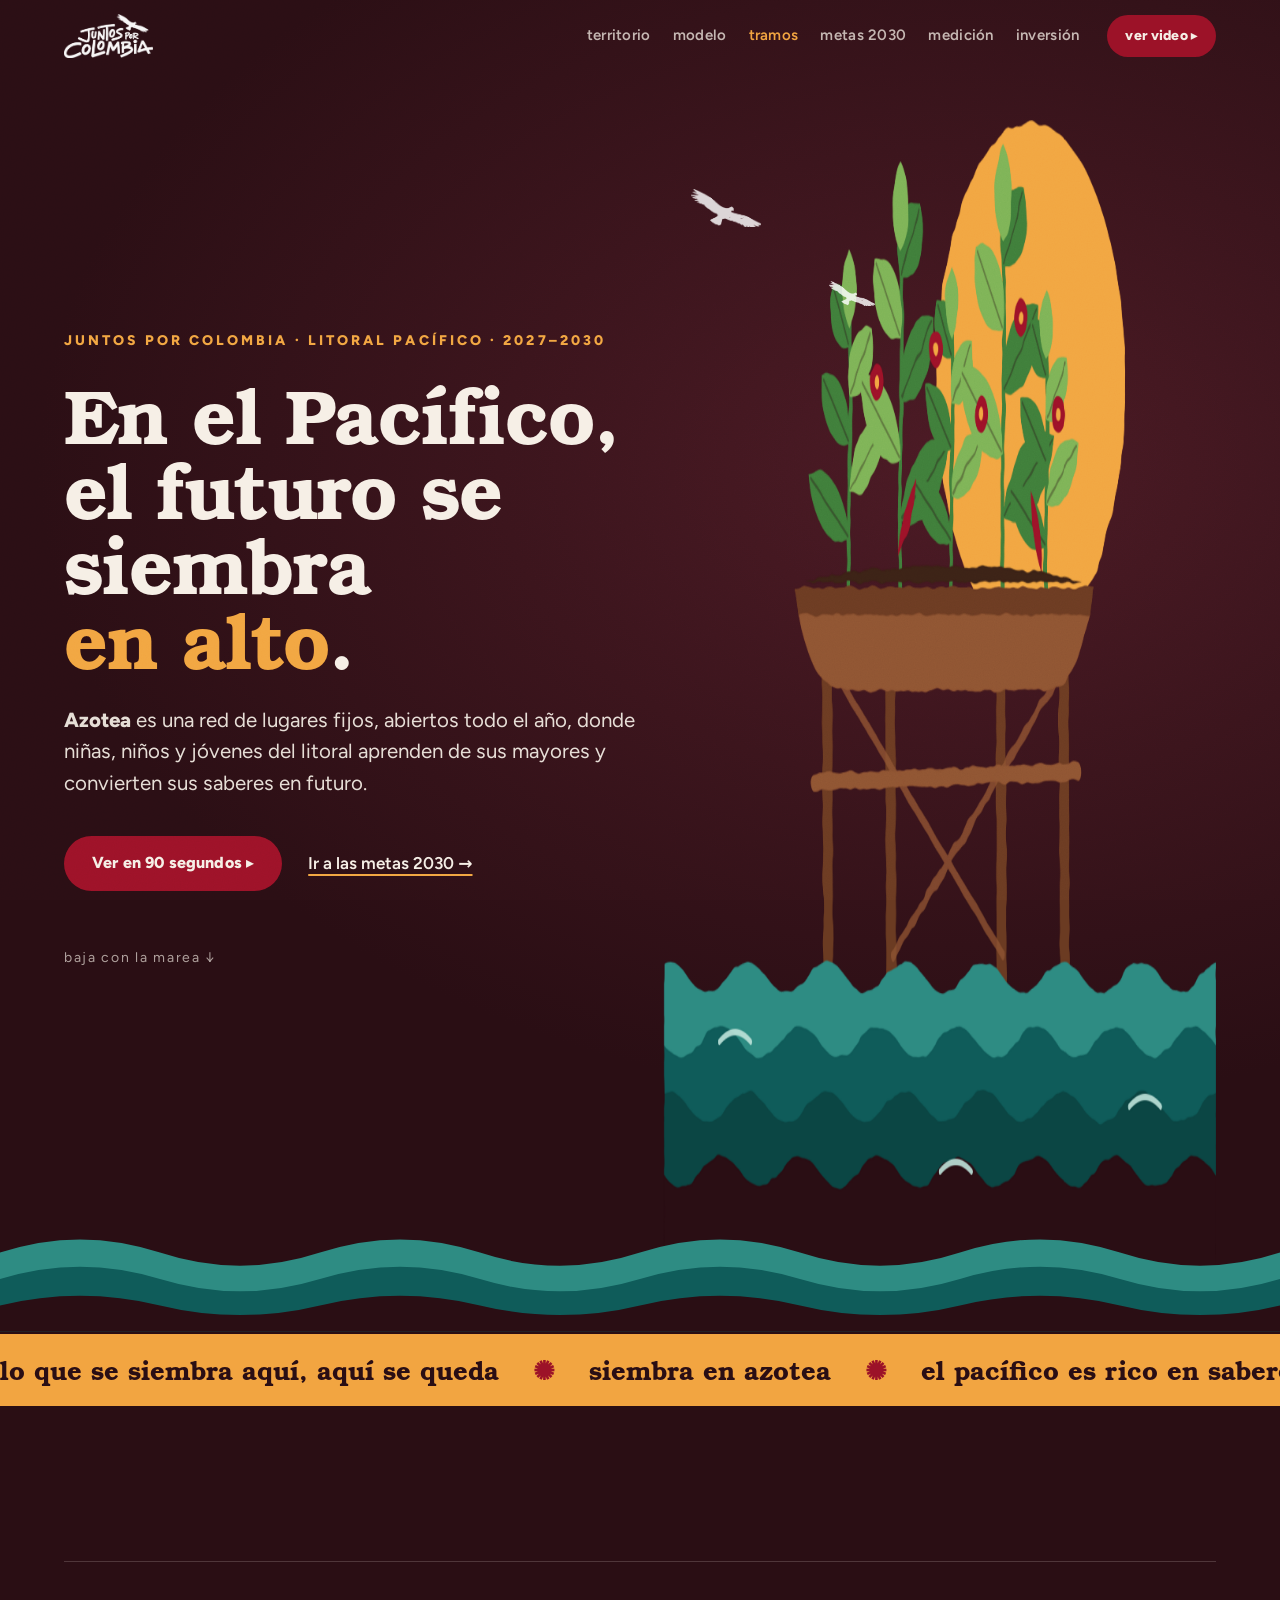
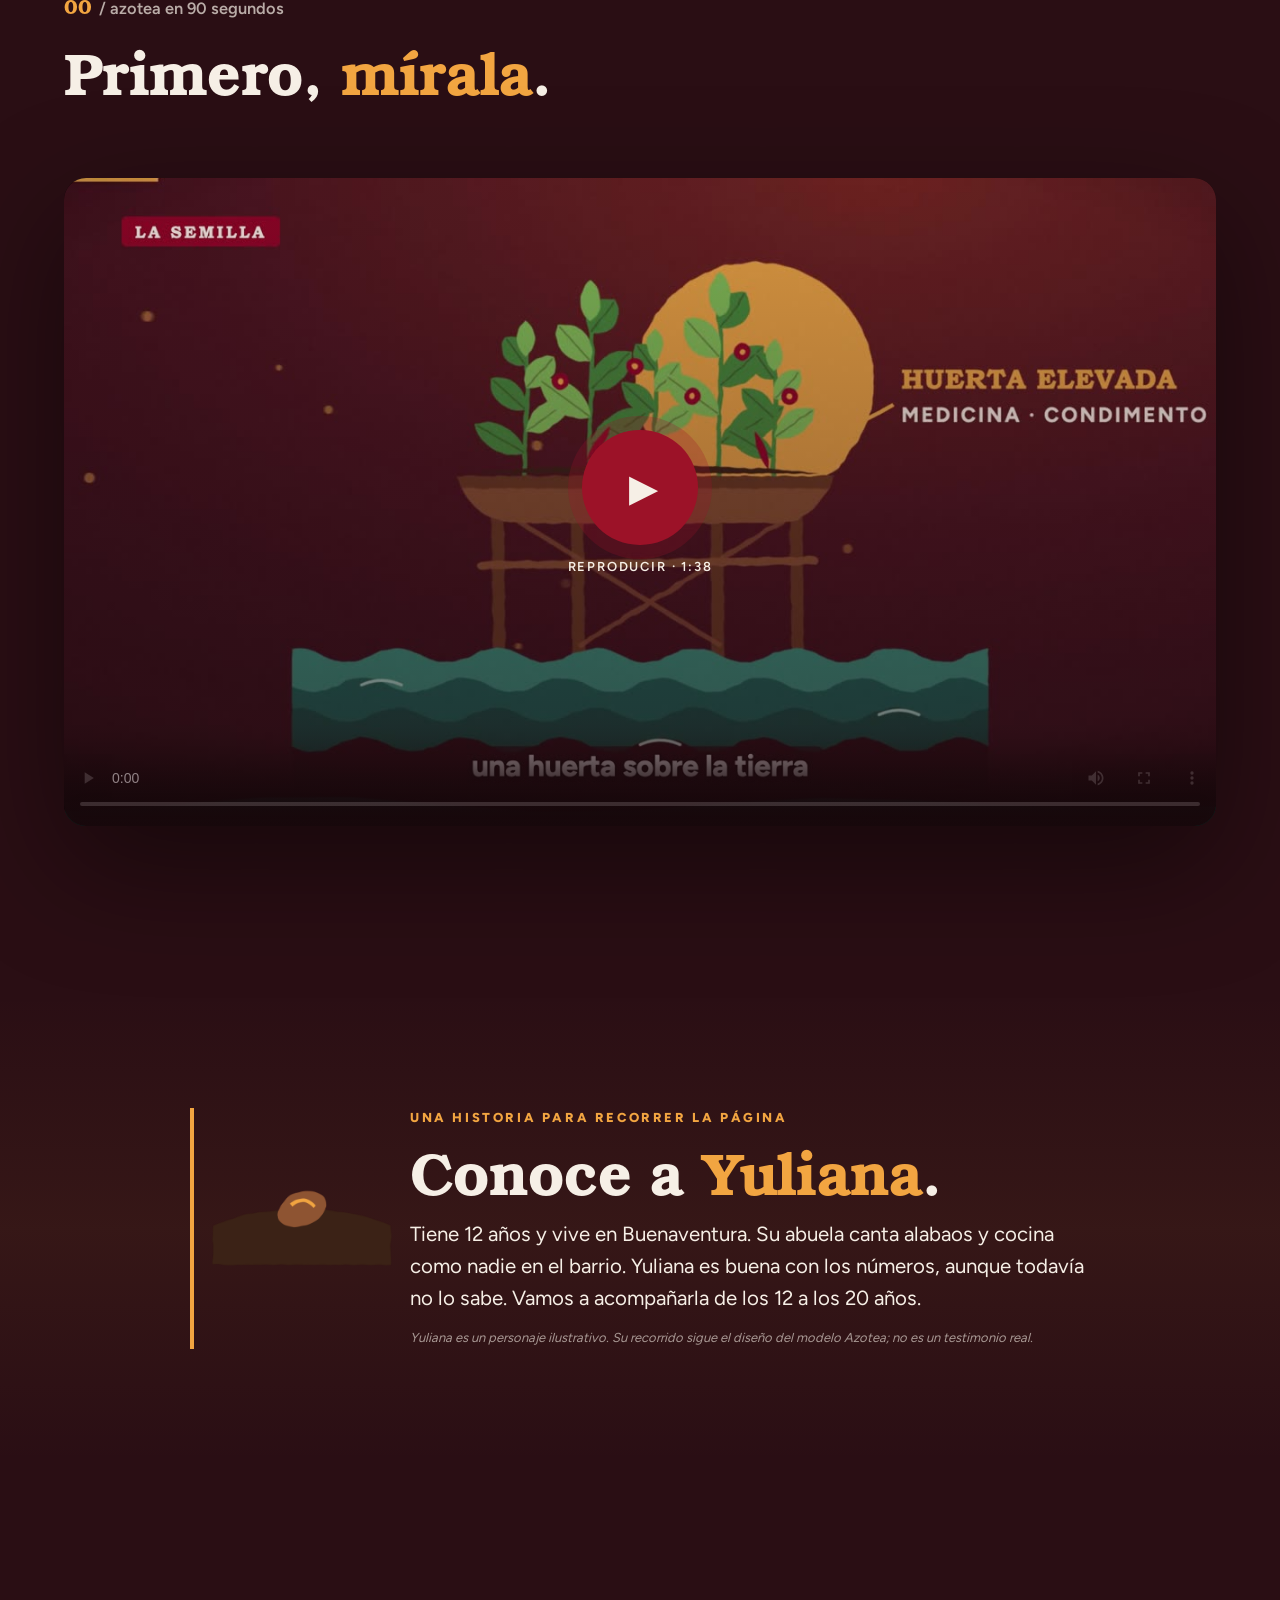
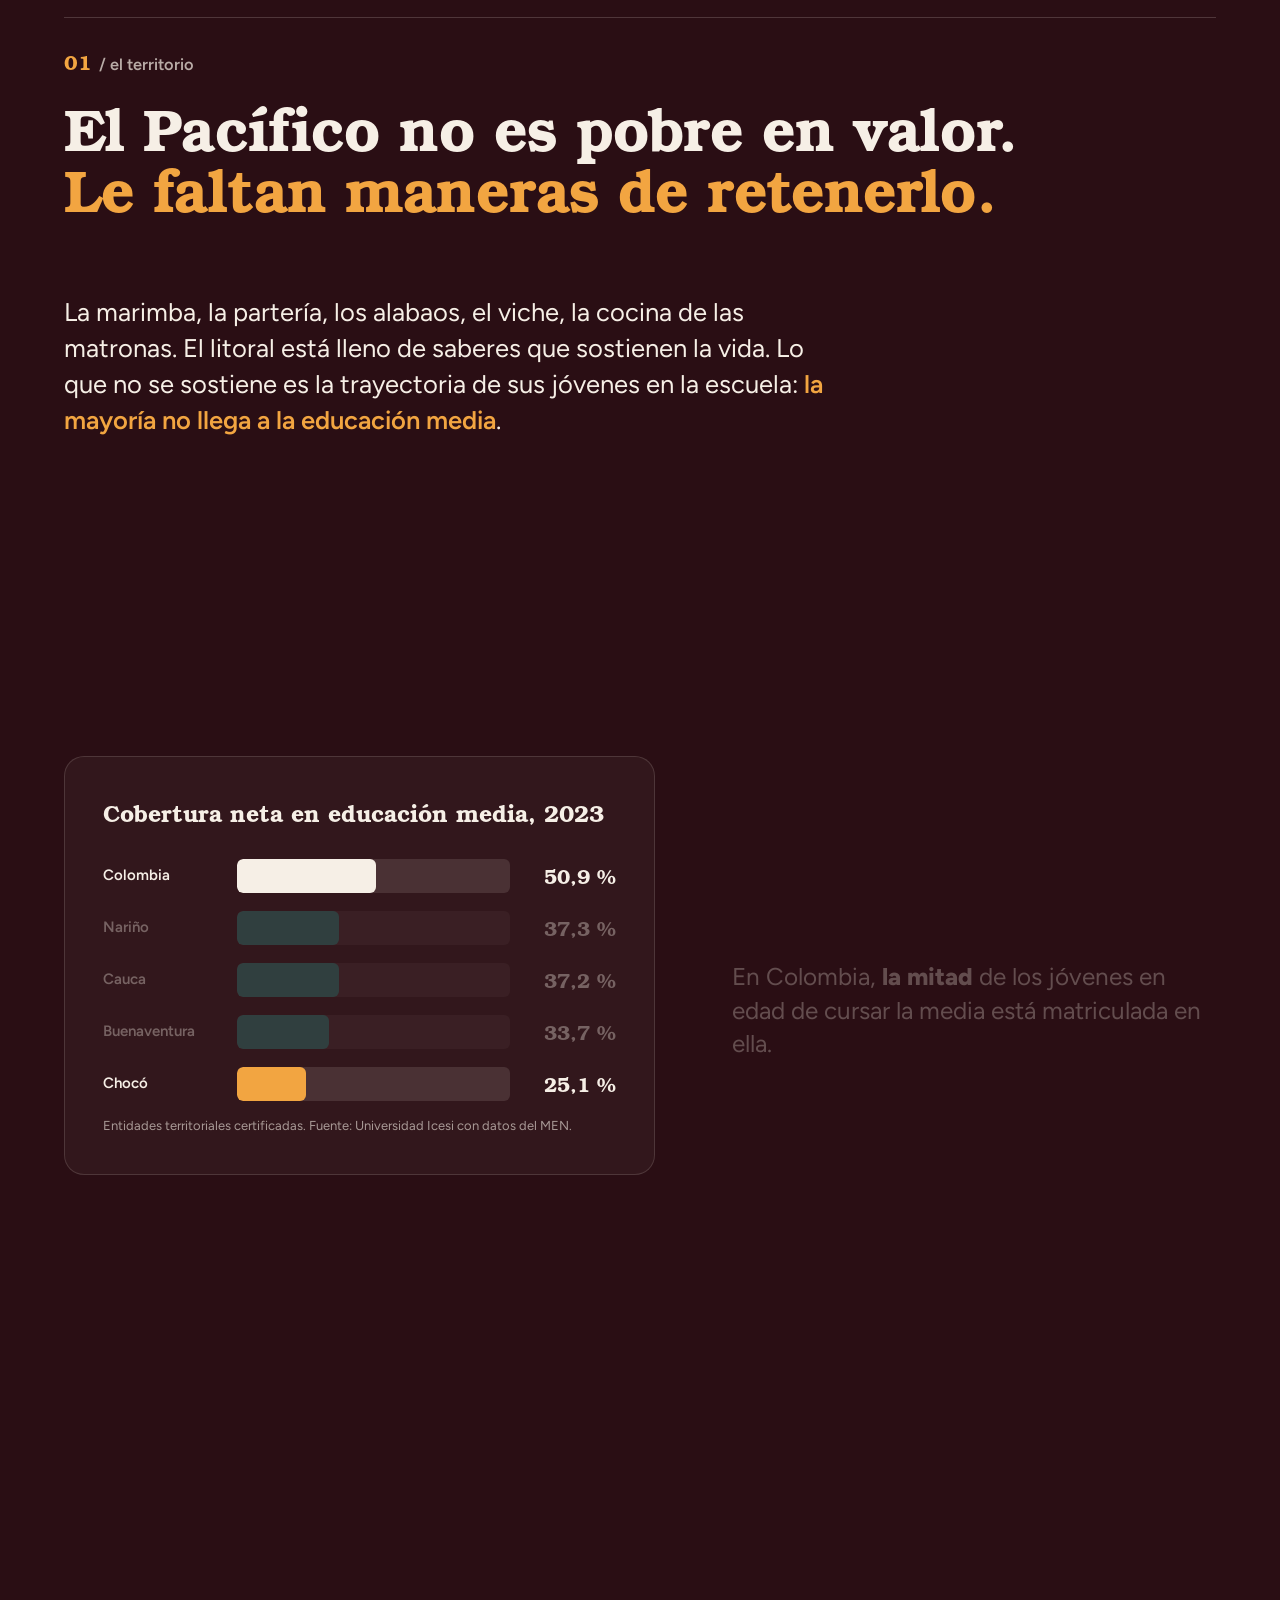
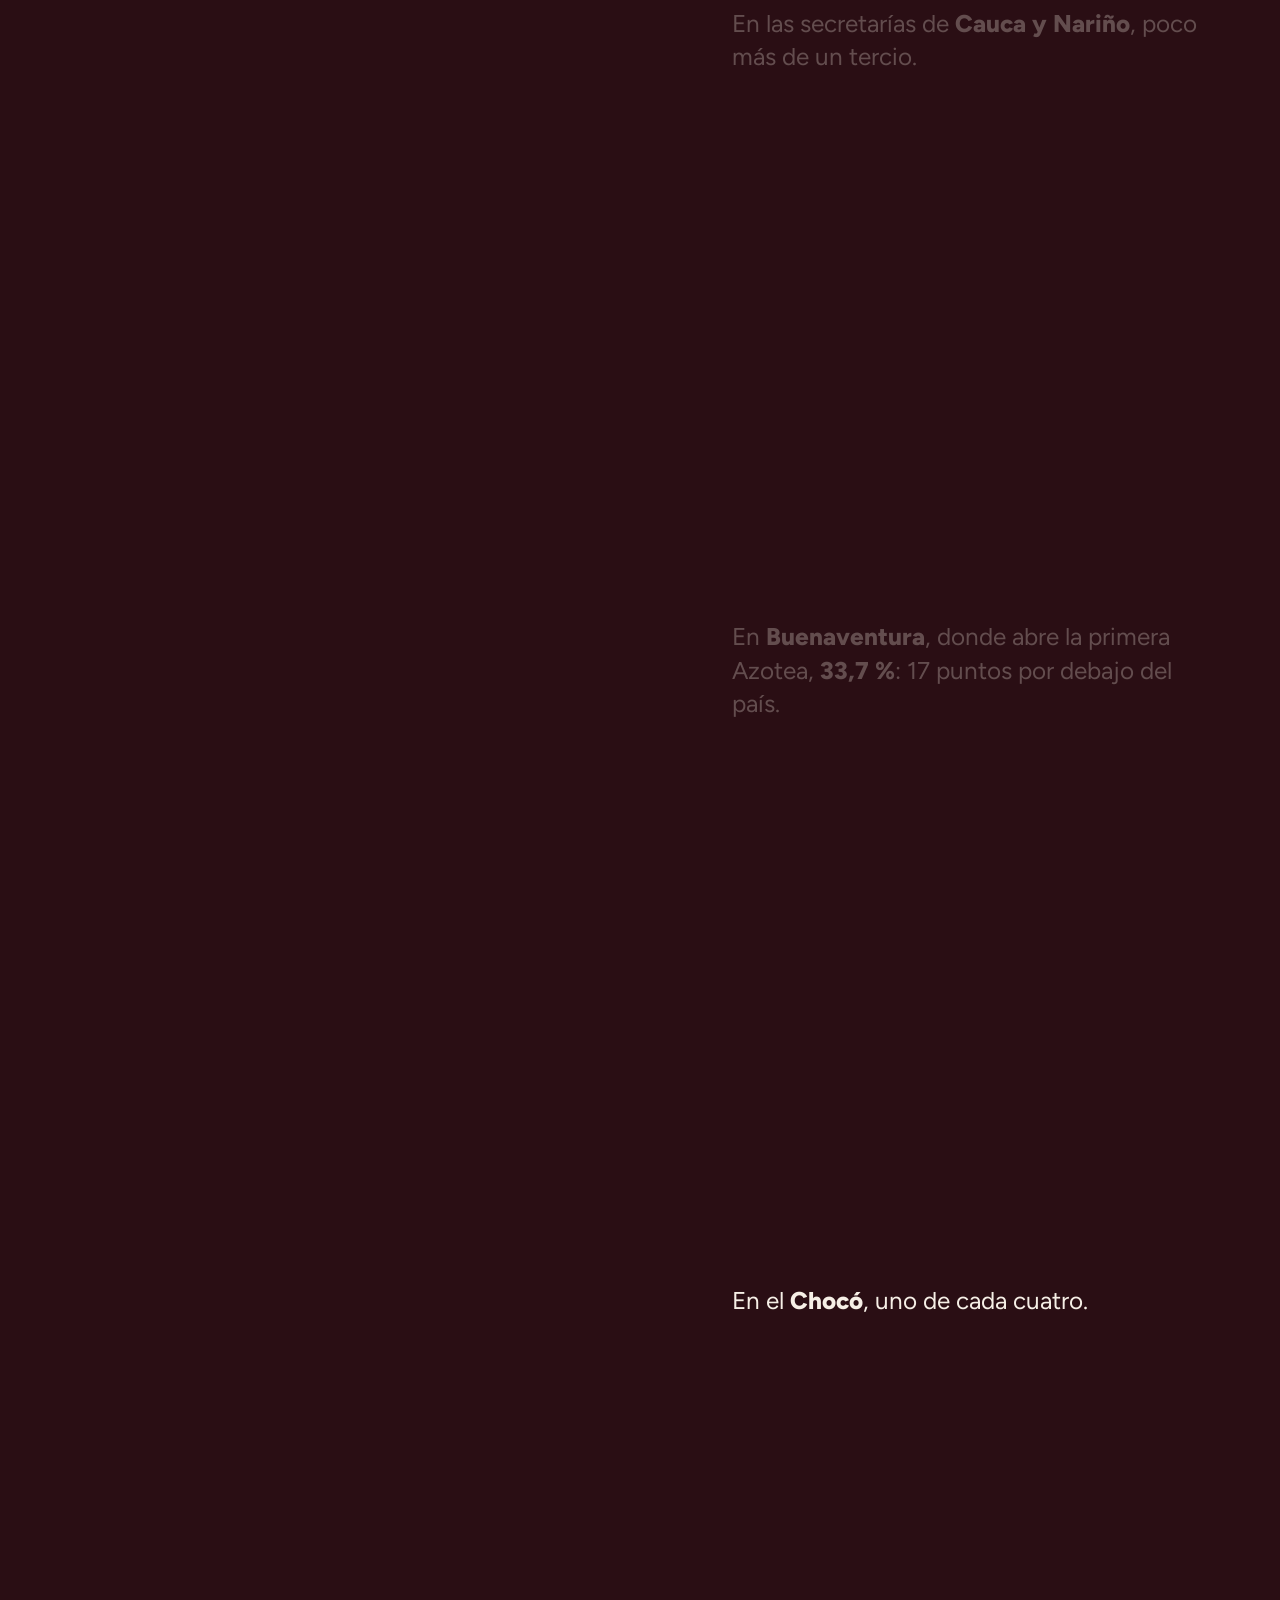
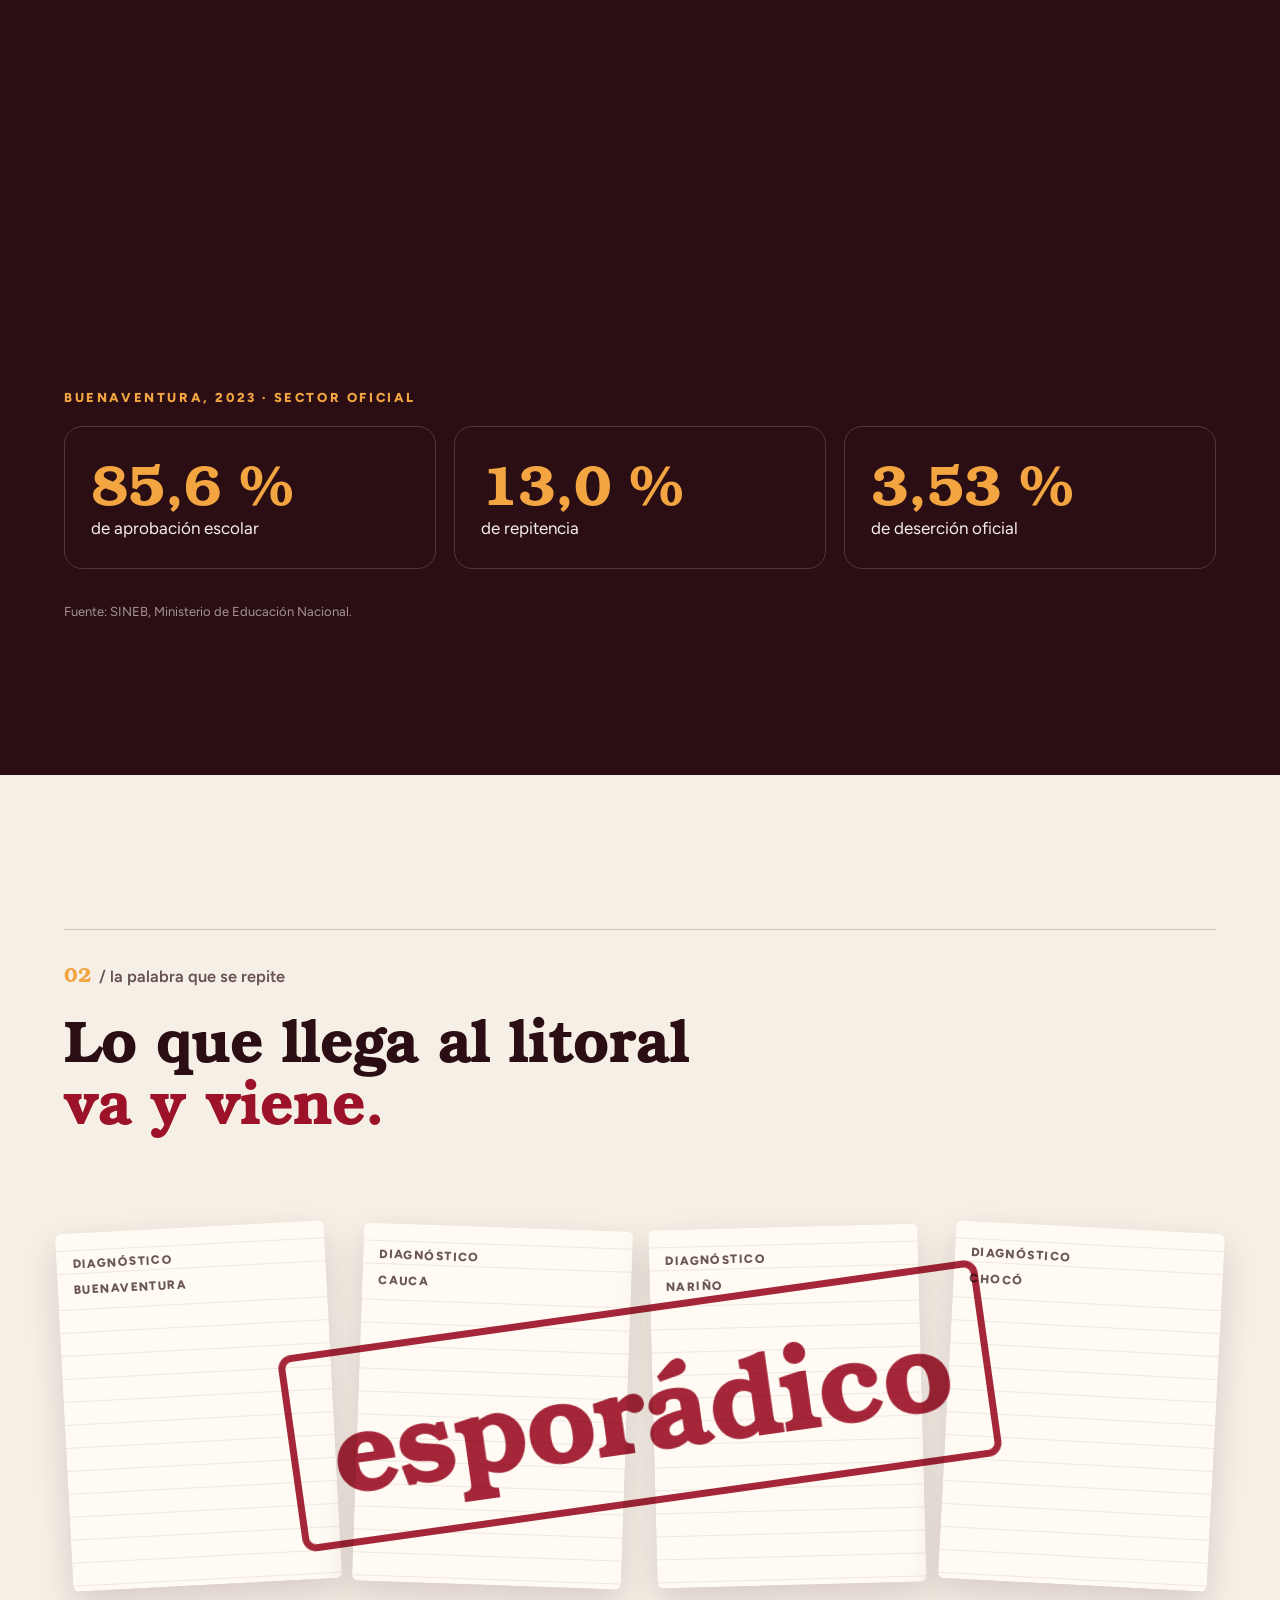
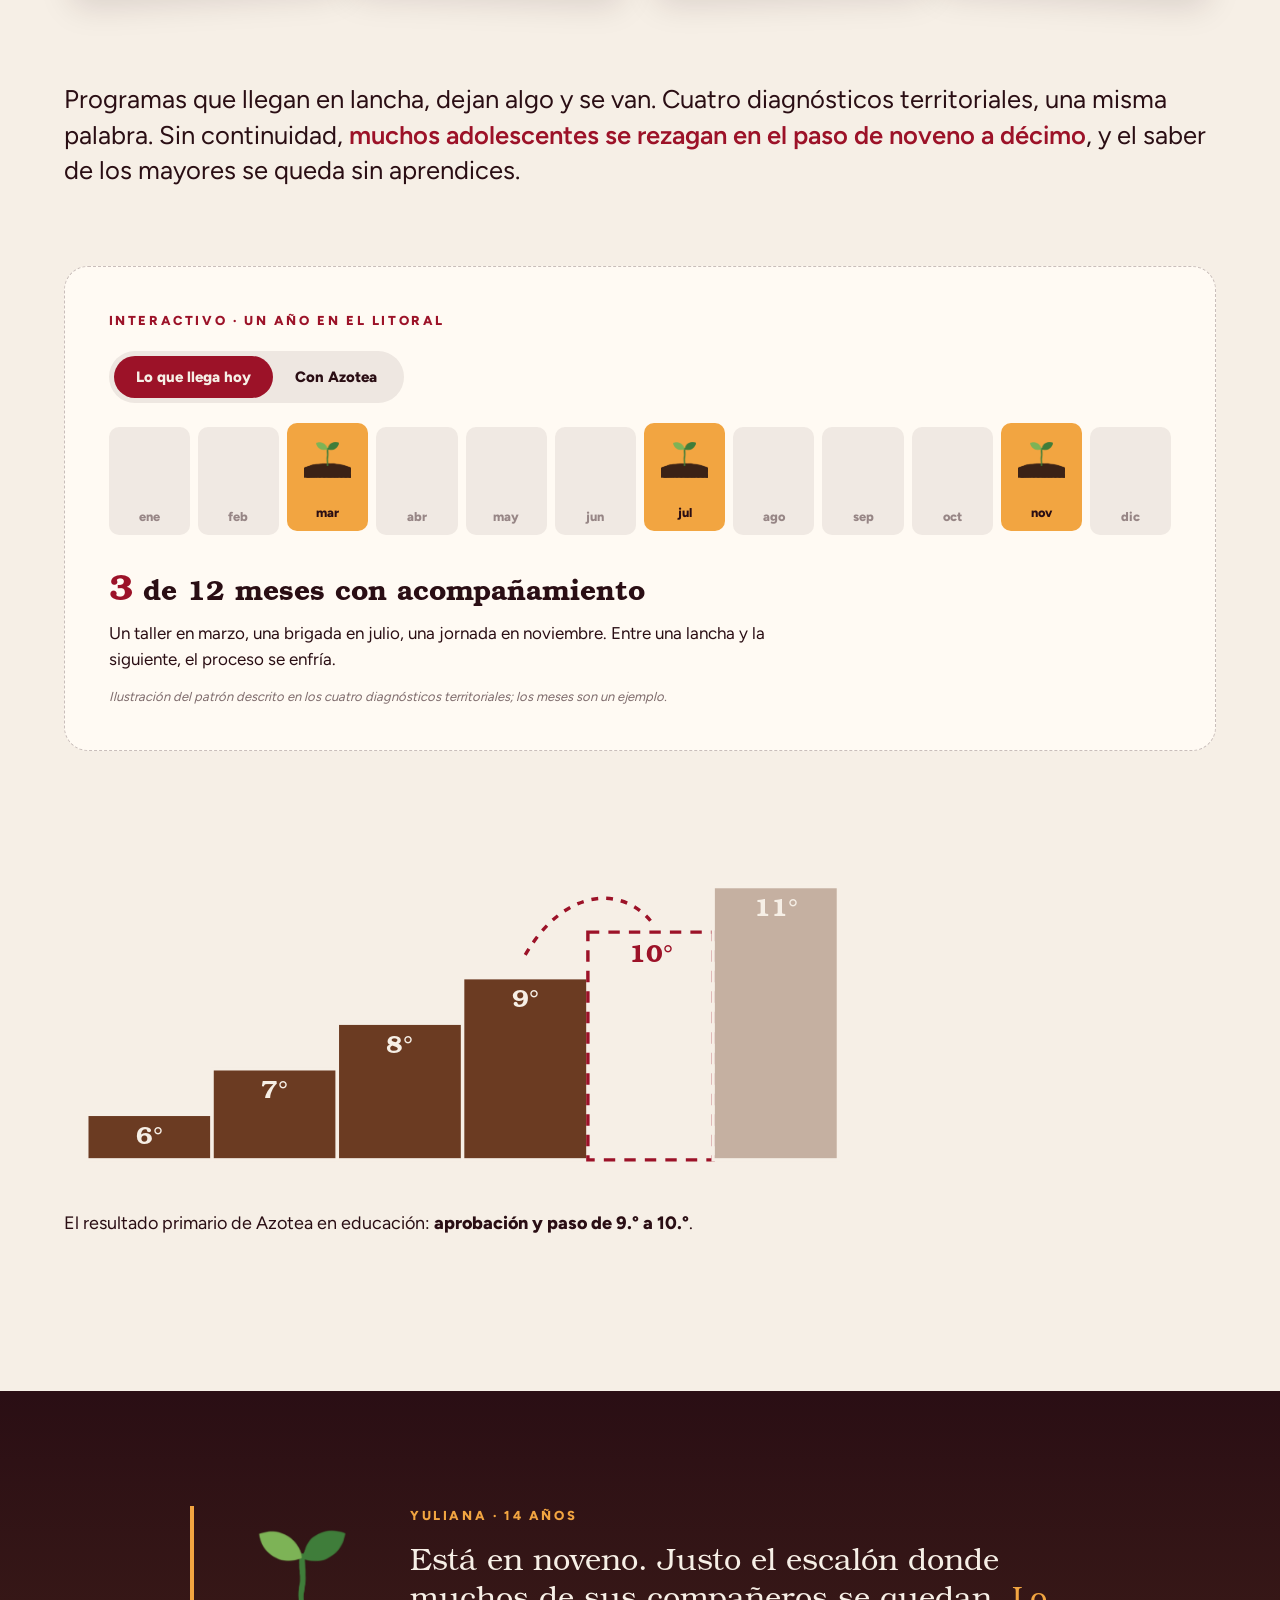
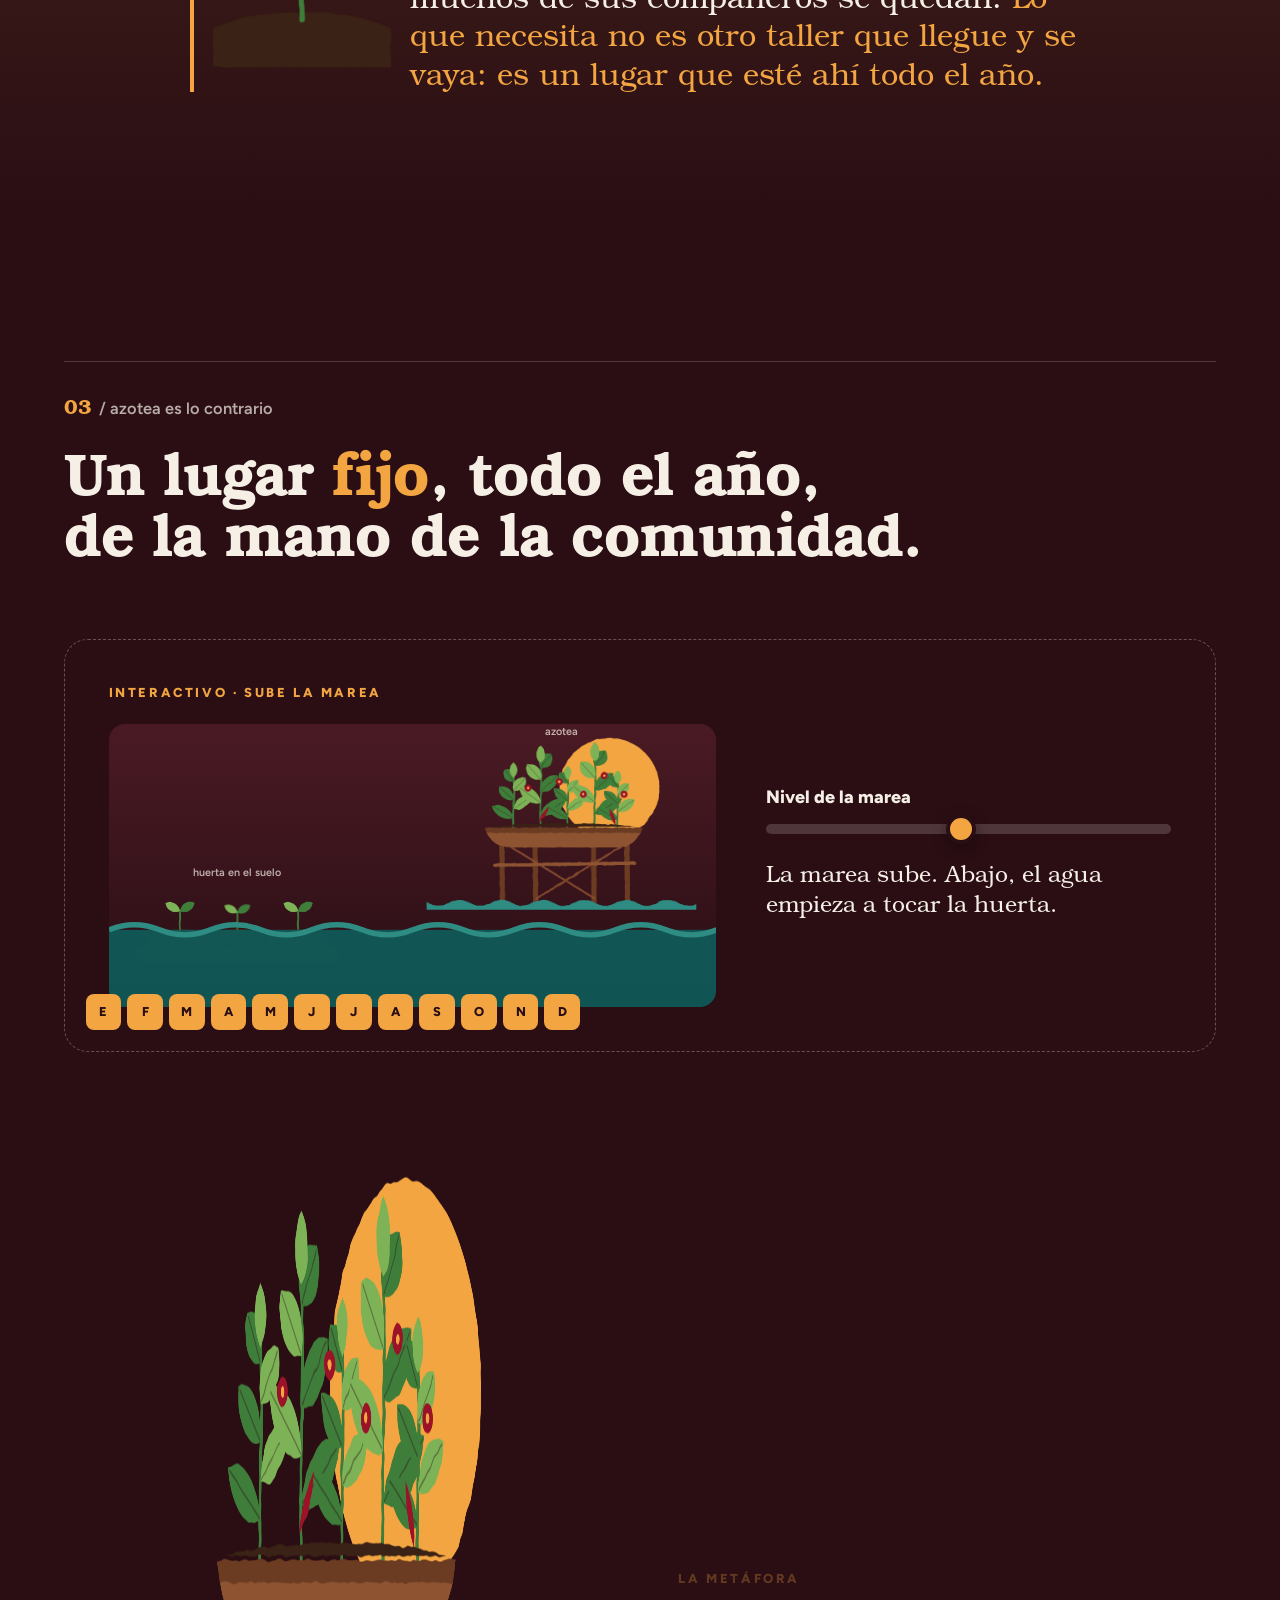
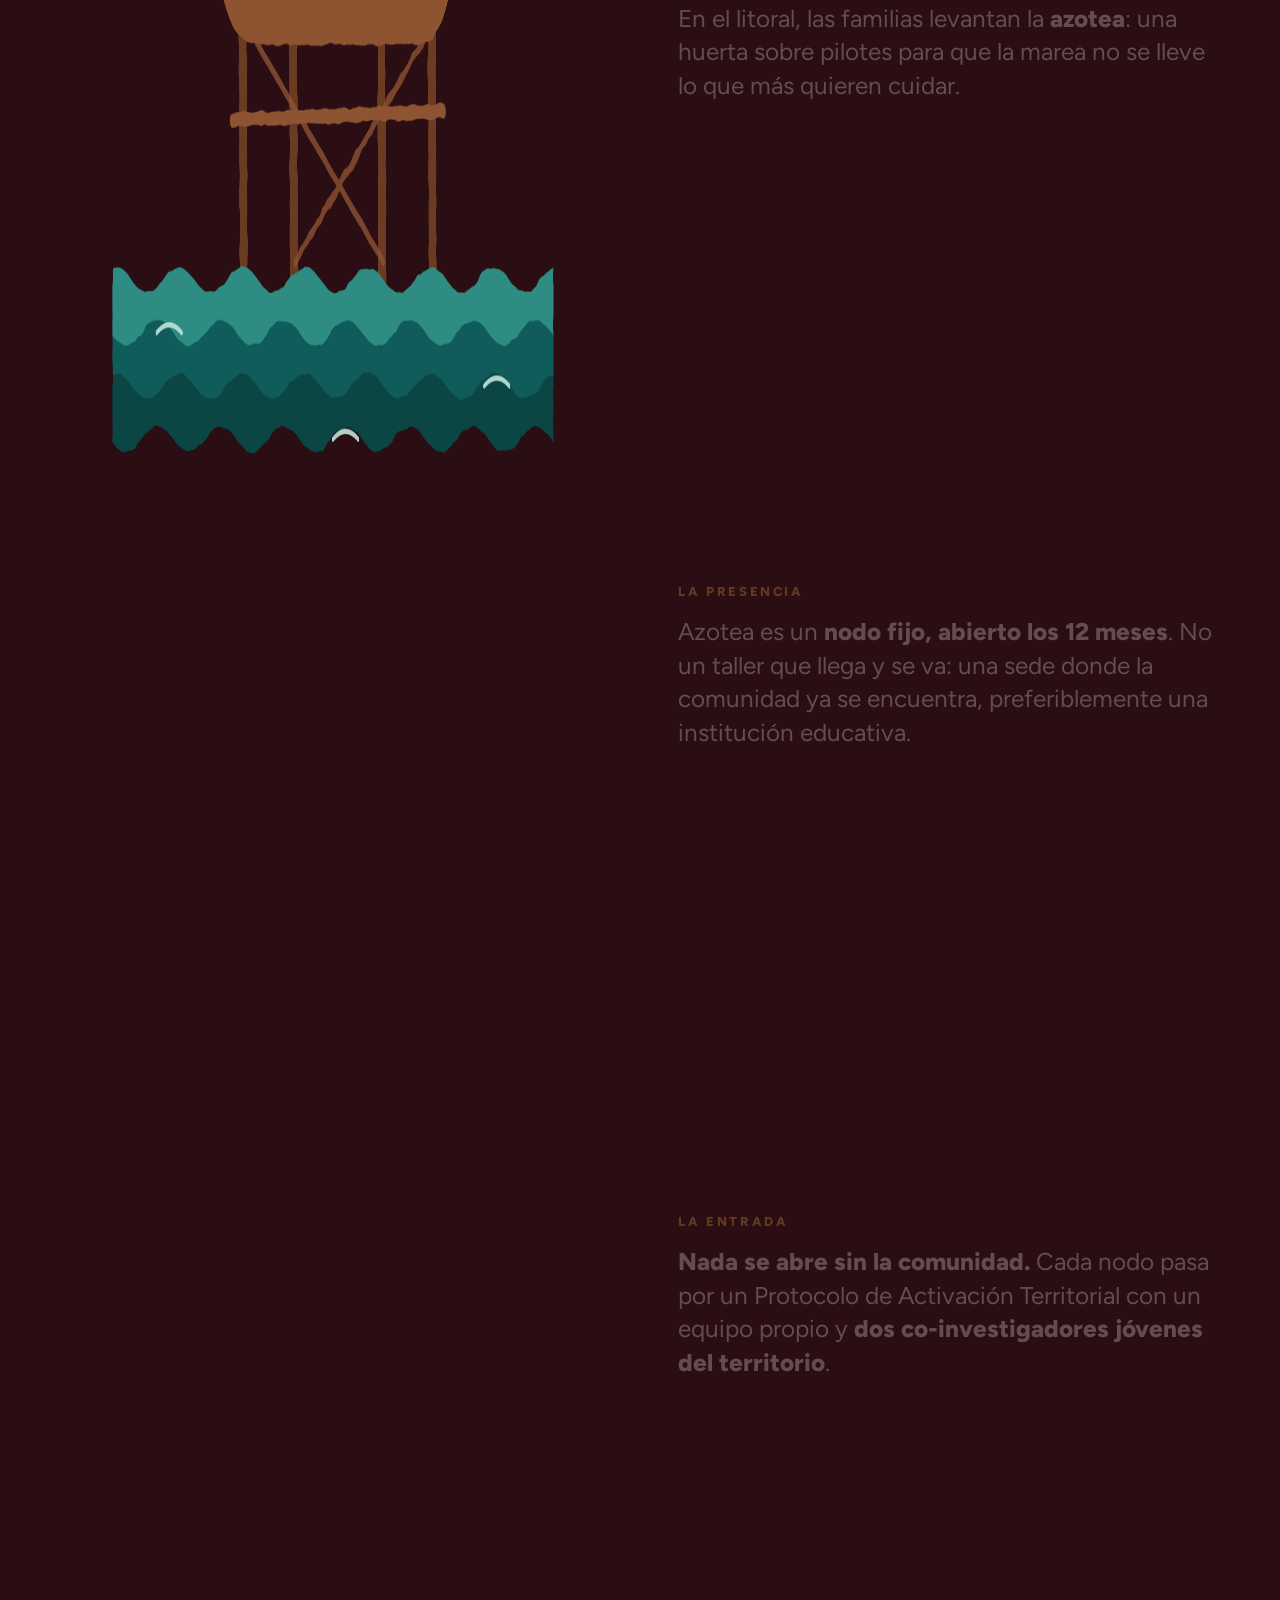
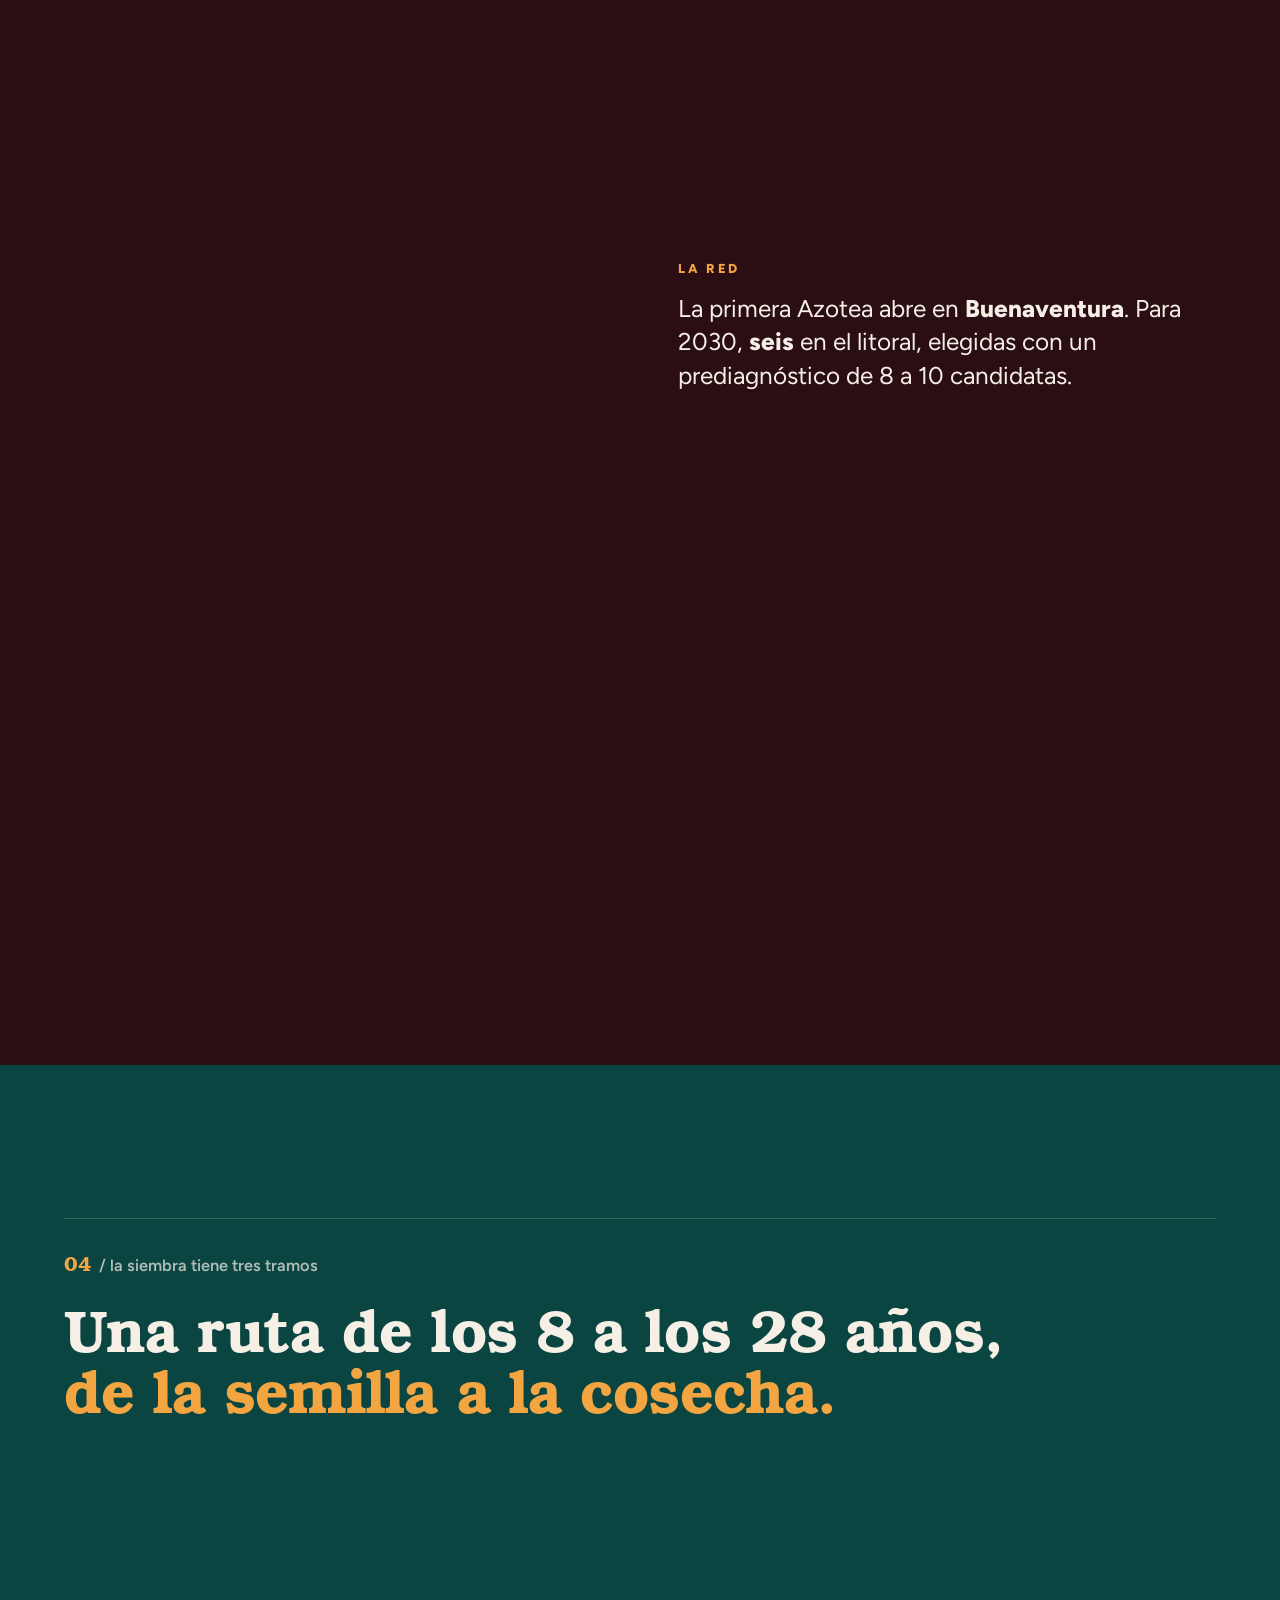
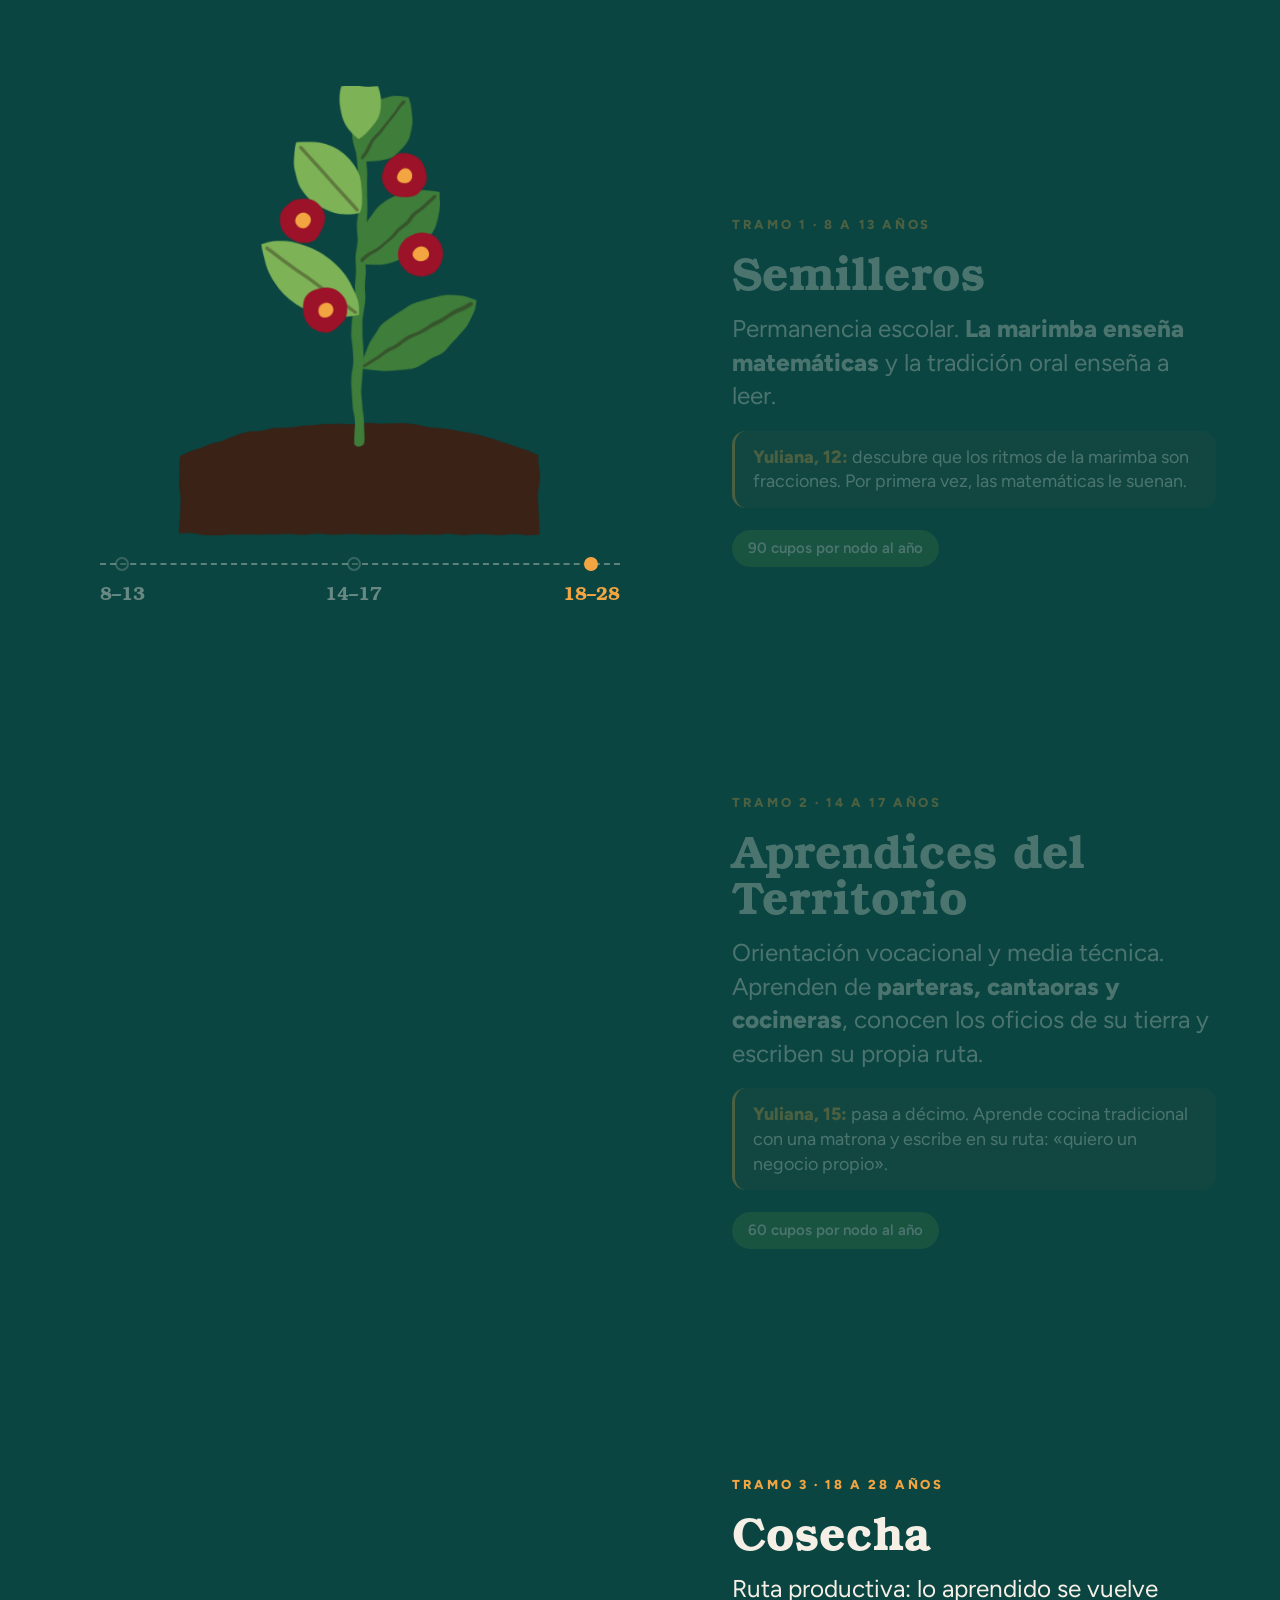
<file: jpc-azotea/version-anterior.html>
<!doctype html>
<html lang="es">
<head>
<meta charset="utf-8">
<meta name="viewport" content="width=device-width, initial-scale=1">
<title>Azotea · En el Pacífico, el futuro se siembra en alto — Juntos por Colombia</title>
<meta name="description" content="Azotea es una red de lugares fijos, abiertos todo el año, donde niñas, niños y jóvenes del litoral Pacífico colombiano aprenden de sus mayores y convierten sus saberes en futuro. Metas 2030, evaluación e inversión.">
<meta property="og:title" content="Azotea · En el Pacífico, el futuro se siembra en alto">
<meta property="og:description" content="6 Azoteas en el litoral Pacífico, 2.800 niñas, niños y jóvenes, resultados que se miden. Una iniciativa de Juntos por Colombia.">
<meta property="og:image" content="assets/video/poster.jpg">
<meta name="theme-color" content="#2A0E14">
<link rel="preload" href="assets/fonts/bonum-bold.woff2" as="font" type="font/woff2" crossorigin>
<link rel="preload" href="assets/fonts/figtree-latin-400-normal.woff2" as="font" type="font/woff2" crossorigin>
<link rel="icon" href="assets/img/brote.png">
<link rel="stylesheet" href="css/main.css">
</head>
<body>
<a class="skip" href="#video">Saltar al video</a>
<div class="progreso" aria-hidden="true"><span></span></div>

<!-- ====== CABECERA ====== -->
<header class="top">
  <a href="#inicio" class="top__logo" aria-label="Juntos por Colombia, inicio"><img src="assets/img/logo-jpc.png" alt="Juntos por Colombia" width="880" height="445"></a>
  <nav class="top__nav" aria-label="Secciones">
    <a href="#territorio">territorio</a>
    <a href="#modelo">modelo</a>
    <a href="#tramos">tramos</a>
    <a href="#metas">metas 2030</a>
    <a href="#medicion">medición</a>
    <a href="#inversion">inversión</a>
  </nav>
  <a href="#video" class="btn btn--sm">ver video ▸</a>
  <button class="menu" aria-label="Abrir menú" aria-expanded="false"><span></span><span></span><span></span></button>
</header>

<main>

<!-- ====== HERO ====== -->
<section id="inicio" class="hero">
  <div class="hero__texto">
    <p class="kicker">Juntos por Colombia · Litoral Pacífico · 2027–2030</p>
    <h1 class="hero__h1">En el Pacífico,<br>el futuro se siembra <em>en&nbsp;alto</em>.</h1>
    <p class="hero__sub"><strong>Azotea</strong> es una red de lugares fijos, abiertos todo el año, donde niñas, niños y jóvenes del litoral aprenden de sus mayores y convierten sus saberes en futuro.</p>
    <div class="hero__cta">
      <a href="#video" class="btn">Ver en 90 segundos ▸</a>
      <a href="#metas" class="enlace">Ir a las metas 2030 →</a>
    </div>
    <p class="pista">baja con la marea ↓</p>
  </div>
  <div class="hero__ilu" aria-hidden="true">
    <div class="sol"></div>
    <img class="hero__azotea" src="assets/img/azotea.png" alt="" width="1400" height="1149">
    <img class="ave ave--1" src="assets/img/ave.png" alt="">
    <img class="ave ave--2" src="assets/img/ave.png" alt="">
  </div>
  <svg class="olas" viewBox="0 0 1440 160" preserveAspectRatio="none" aria-hidden="true">
    <path class="ola ola--1" d="M0 70 Q90 40 180 70 T360 70 T540 70 T720 70 T900 70 T1080 70 T1260 70 T1440 70 T1620 70 T1800 70 V160 H0Z"/>
    <path class="ola ola--2" d="M0 100 Q90 72 180 100 T360 100 T540 100 T720 100 T900 100 T1080 100 T1260 100 T1440 100 T1620 100 T1800 100 V160 H0Z"/>
    <path class="ola ola--3" d="M0 130 Q90 108 180 130 T360 130 T540 130 T720 130 T900 130 T1080 130 T1260 130 T1440 130 T1620 130 T1800 130 V160 H0Z"/>
  </svg>
</section>

<!-- ====== CINTA ====== -->
<div class="cinta" aria-hidden="true">
  <div class="cinta__pista">
    <span>lo que se siembra aquí, aquí se queda</span><i>✺</i><span>siembra en azotea</span><i>✺</i><span>el pacífico es rico en saberes</span><i>✺</i><span>enseñar también es un oficio</span><i>✺</i>
    <span>lo que se siembra aquí, aquí se queda</span><i>✺</i><span>siembra en azotea</span><i>✺</i><span>el pacífico es rico en saberes</span><i>✺</i><span>enseñar también es un oficio</span><i>✺</i>
  </div>
</div>

<!-- ====== VIDEO ====== -->
<section id="video" class="seccion seccion--video">
  <header class="cab">
    <p class="num">00 <span>/ azotea en 90 segundos</span></p>
    <h2 class="h2">Primero, <em>mírala</em>.</h2>
  </header>
  <figure class="video revela">
    <video id="vid" preload="none" playsinline controls poster="assets/video/poster.jpg" aria-label="Video explicativo de Azotea, 98 segundos">
      <source data-src-hd="assets/video/azotea-1080.mp4" data-src-sd="assets/video/azotea-720.mp4" type="video/mp4">
    </video>
    <button class="video__play" aria-label="Reproducir video"><span>▶</span><small>reproducir · 1:38</small></button>
    <figcaption>Azotea · sembrando Pacífico. Video explicativo, noviembre de 2026.</figcaption>
  </figure>
</section>

<!-- ====== HILO NARRATIVO: YULIANA ====== -->
<section class="capitulo capitulo--intro" id="yuliana">
  <div class="capitulo__in revela">
    <img src="assets/img/semilla.png" alt="" class="capitulo__ico">
    <div>
      <p class="capitulo__k">Una historia para recorrer la página</p>
      <h2 class="h2">Conoce a <em>Yuliana</em>.</h2>
      <p class="capitulo__t">Tiene 12 años y vive en Buenaventura. Su abuela canta alabaos y cocina como nadie en el barrio. Yuliana es buena con los números, aunque todavía no lo sabe. Vamos a acompañarla de los 12 a los 20 años.</p>
      <p class="nota">Yuliana es un personaje ilustrativo. Su recorrido sigue el diseño del modelo Azotea; no es un testimonio real.</p>
    </div>
  </div>
</section>

<!-- ====== 01 TERRITORIO ====== -->
<section id="territorio" class="seccion">
  <header class="cab">
    <p class="num">01 <span>/ el territorio</span></p>
    <h2 class="h2">El Pacífico no es pobre en valor.<br><em>Le faltan maneras de retenerlo.</em></h2>
  </header>

  <p class="lead revela">La marimba, la partería, los alabaos, el viche, la cocina de las matronas. El litoral está lleno de saberes que sostienen la vida. Lo que no se sostiene es la trayectoria de sus jóvenes en la escuela: <mark>la mayoría no llega a la educación media</mark>.</p>

  <div class="scrolly" data-scrolly="cobertura">
    <div class="scrolly__fijo">
      <div class="grafico" role="img" aria-label="Cobertura neta en educación media, 2023: Nacional 50,9 %; Nariño 37,3 %; Cauca 37,2 %; Buenaventura 33,7 %; Chocó 25,1 %.">
        <p class="grafico__tit">Cobertura neta en educación media, 2023</p>
        <div class="barras">
          <div class="barra" data-k="nac"><span class="barra__et">Colombia</span><span class="barra__b" style="--v:50.9"></span><span class="barra__v">50,9 %</span></div>
          <div class="barra" data-k="nar"><span class="barra__et">Nariño</span><span class="barra__b" style="--v:37.3"></span><span class="barra__v">37,3 %</span></div>
          <div class="barra" data-k="cau"><span class="barra__et">Cauca</span><span class="barra__b" style="--v:37.2"></span><span class="barra__v">37,2 %</span></div>
          <div class="barra" data-k="bun"><span class="barra__et">Buenaventura</span><span class="barra__b" style="--v:33.7"></span><span class="barra__v">33,7 %</span></div>
          <div class="barra" data-k="cho"><span class="barra__et">Chocó</span><span class="barra__b" style="--v:25.1"></span><span class="barra__v">25,1 %</span></div>
        </div>
        <p class="fuente">Entidades territoriales certificadas. Fuente: Universidad Icesi con datos del MEN.</p>
      </div>
    </div>
    <div class="scrolly__pasos">
      <div class="paso" data-foco="nac"><p>En Colombia, <strong>la mitad</strong> de los jóvenes en edad de cursar la media está matriculada en ella.</p></div>
      <div class="paso" data-foco="nar,cau"><p>En las secretarías de <strong>Cauca y Nariño</strong>, poco más de un tercio.</p></div>
      <div class="paso" data-foco="bun"><p>En <strong>Buenaventura</strong>, donde abre la primera Azotea, <strong>33,7 %</strong>: 17 puntos por debajo del país.</p></div>
      <div class="paso" data-foco="cho"><p>En el <strong>Chocó</strong>, uno de cada cuatro.</p></div>
    </div>
  </div>

  <div class="fichas revela">
    <p class="fichas__tit">Buenaventura, 2023 · sector oficial</p>
    <div class="ficha"><span class="ficha__n">85,6 %</span><span>de aprobación escolar</span></div>
    <div class="ficha"><span class="ficha__n">13,0 %</span><span>de repitencia</span></div>
    <div class="ficha"><span class="ficha__n">3,53 %</span><span>de deserción oficial</span></div>
    <p class="fuente">Fuente: SINEB, Ministerio de Educación Nacional.</p>
  </div>
</section>

<!-- ====== 02 ESPORÁDICO ====== -->
<section id="problema" class="seccion seccion--crema">
  <header class="cab">
    <p class="num">02 <span>/ la palabra que se repite</span></p>
    <h2 class="h2">Lo que llega al litoral<br><em>va y viene.</em></h2>
  </header>
  <div class="sellos revela" aria-label="Cuatro diagnósticos territoriales con la misma palabra">
    <div class="papel"><small>Diagnóstico<br>Buenaventura</small></div>
    <div class="papel"><small>Diagnóstico<br>Cauca</small></div>
    <div class="papel"><small>Diagnóstico<br>Nariño</small></div>
    <div class="papel"><small>Diagnóstico<br>Chocó</small></div>
    <p class="sello">esporádico</p>
  </div>
  <p class="lead lead--oscuro revela">Programas que llegan en lancha, dejan algo y se van. Cuatro diagnósticos territoriales, una misma palabra. Sin continuidad, <mark>muchos adolescentes se rezagan en el paso de noveno a décimo</mark>, y el saber de los mayores se queda sin aprendices.</p>

  <div class="interactivo interactivo--claro revela" id="anio">
    <p class="interactivo__k">Interactivo · un año en el litoral</p>
    <div class="conmuta" role="tablist" aria-label="Comparar modelos de presencia">
      <button role="tab" aria-selected="true" data-modo="esporadico">Lo que llega hoy</button>
      <button role="tab" aria-selected="false" data-modo="azotea">Con Azotea</button>
    </div>
    <div class="anio" data-modo="esporadico" aria-live="polite">
      <div class="anio__meses"></div>
      <p class="anio__txt"><span class="anio__n">3</span> de 12 meses con acompañamiento</p>
      <p class="anio__desc">Un taller en marzo, una brigada en julio, una jornada en noviembre. Entre una lancha y la siguiente, el proceso se enfría.</p>
    </div>
    <p class="nota">Ilustración del patrón descrito en los cuatro diagnósticos territoriales; los meses son un ejemplo.</p>
  </div>

  <figure class="escalera revela" aria-label="Escalera de grados de sexto a once, con un escalón faltante entre noveno y décimo">
    <svg viewBox="0 0 720 300" role="img">
      <g class="esc">
        <rect x="20"  y="240" width="110" height="40"/><text x="75"  y="266">6°</text>
        <rect x="130" y="200" width="110" height="80"/><text x="185" y="226">7°</text>
        <rect x="240" y="160" width="110" height="120"/><text x="295" y="186">8°</text>
        <rect x="350" y="120" width="110" height="160"/><text x="405" y="146">9°</text>
        <rect class="hueco" x="460" y="80" width="110" height="200"/><text class="t-hueco" x="515" y="106">10°</text>
        <rect class="lejos" x="570" y="40" width="110" height="240"/><text x="625" y="66">11°</text>
      </g>
      <path class="flecha" d="M405 100 C440 40 490 40 515 70" />
    </svg>
    <figcaption>El resultado primario de Azotea en educación: <strong>aprobación y paso de 9.° a 10.°</strong>.</figcaption>
  </figure>
</section>

<section class="capitulo">
  <div class="capitulo__in revela">
    <img src="assets/img/brote.png" alt="" class="capitulo__ico">
    <div>
      <p class="capitulo__k">Yuliana · 14 años</p>
      <p class="capitulo__t capitulo__t--g">Está en noveno. Justo el escalón donde muchos de sus compañeros se quedan. <em>Lo que necesita no es otro taller que llegue y se vaya: es un lugar que esté ahí todo el año.</em></p>
    </div>
  </div>
</section>

<!-- ====== 03 MODELO ====== -->
<section id="modelo" class="seccion">
  <header class="cab">
    <p class="num">03 <span>/ azotea es lo contrario</span></p>
    <h2 class="h2">Un lugar <em>fijo</em>, todo el año,<br>de la mano de la comunidad.</h2>
  </header>

  <div class="interactivo revela" id="marea">
    <p class="interactivo__k">Interactivo · sube la marea</p>
    <div class="marea">
      <svg viewBox="0 0 900 420" class="marea__esc" role="img" aria-label="Una huerta en el suelo y una azotea elevada; al subir la marea, la del suelo queda bajo el agua">
        <rect x="0" y="0" width="900" height="420" fill="none"/>
        <g class="suelo">
          <rect x="40" y="330" width="300" height="24" rx="6" fill="#3d2414"/>
          <image href="assets/img/brote.png" x="60" y="250" width="90" height="95"/>
          <image href="assets/img/brote.png" x="150" y="255" width="80" height="85"/>
          <image href="assets/img/brote.png" x="235" y="250" width="90" height="95"/>
          <text x="190" y="225" text-anchor="middle">huerta en el suelo</text>
        </g>
        <g class="alta">
          <image href="assets/img/azotea.png" x="470" y="20" width="400" height="328" preserveAspectRatio="xMidYMax slice" clip-path="url(#corte)"/>
          <text x="670" y="16" text-anchor="middle" dy="0">azotea</text>
        </g>
        <clipPath id="corte"><rect x="470" y="20" width="400" height="255"/></clipPath>
        <rect class="agua" x="0" y="360" width="900" height="80"/>
        <path class="agua__borde" d="M0 360 Q37.5 345 75 360 T150 360 T225 360 T300 360 T375 360 T450 360 T525 360 T600 360 T675 360 T750 360 T825 360 T900 360"/>
      </svg>
      <div class="marea__ctl">
        <label for="nivel">Nivel de la marea</label>
        <input type="range" id="nivel" min="0" max="100" value="0" aria-describedby="marea-msg">
        <p id="marea-msg" class="marea__msg" aria-live="polite">Arrastra para subir la marea.</p>
      </div>
    </div>
  </div>

  <div class="scrolly scrolly--izq" data-scrolly="modelo">
    <div class="scrolly__fijo">
      <div class="modelo-ilu">
        <img src="assets/img/azotea.png" alt="Ilustración de una azotea: huerta elevada sobre pilotes, por encima de la marea" width="1400" height="1149" loading="lazy">
        <div class="calendario" aria-label="Doce meses de presencia continua">
          <span>E</span><span>F</span><span>M</span><span>A</span><span>M</span><span>J</span><span>J</span><span>A</span><span>S</span><span>O</span><span>N</span><span>D</span>
        </div>
      </div>
    </div>
    <div class="scrolly__pasos">
      <div class="paso" data-modo="azotea"><p class="paso__k">la metáfora</p><p>En el litoral, las familias levantan la <strong>azotea</strong>: una huerta sobre pilotes para que la marea no se lleve lo que más quieren cuidar.</p></div>
      <div class="paso" data-modo="calendario"><p class="paso__k">la presencia</p><p>Azotea es un <strong>nodo fijo, abierto los 12 meses</strong>. No un taller que llega y se va: una sede donde la comunidad ya se encuentra, preferiblemente una institución educativa.</p></div>
      <div class="paso" data-modo="comunidad"><p class="paso__k">la entrada</p><p><strong>Nada se abre sin la comunidad.</strong> Cada nodo pasa por un Protocolo de Activación Territorial con un equipo propio y <strong>dos co-investigadores jóvenes del territorio</strong>.</p></div>
      <div class="paso" data-modo="red"><p class="paso__k">la red</p><p>La primera Azotea abre en <strong>Buenaventura</strong>. Para 2030, <strong>seis</strong> en el litoral, elegidas con un prediagnóstico de 8 a 10 candidatas.</p></div>
    </div>
  </div>
</section>

<!-- ====== 04 TRAMOS ====== -->
<section id="tramos" class="seccion seccion--teal">
  <header class="cab">
    <p class="num">04 <span>/ la siembra tiene tres tramos</span></p>
    <h2 class="h2">Una ruta de los 8 a los 28 años,<br><em>de la semilla a la cosecha.</em></h2>
  </header>

  <div class="scrolly" data-scrolly="tramos">
    <div class="scrolly__fijo">
      <div class="planta" aria-hidden="true">
        <img data-t="1" src="assets/img/semilla.png" alt="" loading="lazy">
        <img data-t="2" src="assets/img/brote.png" alt="" loading="lazy">
        <img data-t="3" src="assets/img/planta-fruto.png" alt="" loading="lazy">
        <ol class="planta__linea"><li data-t="1">8–13</li><li data-t="2">14–17</li><li data-t="3">18–28</li></ol>
      </div>
    </div>
    <div class="scrolly__pasos">
      <article class="paso tramo" data-t="1">
        <p class="paso__k">tramo 1 · 8 a 13 años</p>
        <h3>Semilleros</h3>
        <p>Permanencia escolar. <strong>La marimba enseña matemáticas</strong> y la tradición oral enseña a leer.</p>
        <p class="yuli"><b>Yuliana, 12:</b> descubre que los ritmos de la marimba son fracciones. Por primera vez, las matemáticas le suenan.</p>
        <p class="meta">90 cupos por nodo al año</p>
      </article>
      <article class="paso tramo" data-t="2">
        <p class="paso__k">tramo 2 · 14 a 17 años</p>
        <h3>Aprendices del Territorio</h3>
        <p>Orientación vocacional y media técnica. Aprenden de <strong>parteras, cantaoras y cocineras</strong>, conocen los oficios de su tierra y escriben su propia ruta.</p>
        <p class="yuli"><b>Yuliana, 15:</b> pasa a décimo. Aprende cocina tradicional con una matrona y escribe en su ruta: «quiero un negocio propio».</p>
        <p class="meta">60 cupos por nodo al año</p>
      </article>
      <article class="paso tramo" data-t="3">
        <p class="paso__k">tramo 3 · 18 a 28 años</p>
        <h3>Cosecha</h3>
        <p>Ruta productiva: lo aprendido se vuelve <strong>oficio, empleo con aliados o negocio propio</strong>.</p>
        <p class="yuli"><b>Yuliana, 19:</b> se certifica y abre un puesto de comida del Pacífico con las recetas de su abuela.</p>
        <p class="meta">90 cupos por nodo al año</p>
      </article>
    </div>
  </div>

  <div class="modulos revela">
    <p class="modulos__tit">Núcleo: <strong>Educación y Cultura</strong>. Se activan según lo que encuentre cada territorio:</p>
    <div class="modulo">
      <h3>Módulo Salud</h3>
      <p>Agentes de derechos, salud mental y salud sexual y reproductiva, y saberes ancestrales de cuidado.</p>
    </div>
    <div class="modulo">
      <h3>Módulo Activación económica</h3>
      <p>Fortalecimiento de iniciativas territoriales y empleo con aliados.</p>
    </div>
  </div>
</section>

<section class="seccion seccion--teal seccion--pegada">
  <div class="interactivo revela" id="edad">
    <p class="interactivo__k">Interactivo · ¿dónde entra cada quien?</p>
    <div class="edad">
      <div class="edad__ilu"><img src="assets/img/semilla.png" alt="" class="edad__img"></div>
      <div class="edad__ctl">
        <label for="edad-r">Elige una edad: <output id="edad-o" class="edad__o">10</output> años</label>
        <input type="range" id="edad-r" min="8" max="28" value="10">
        <div class="edad__res" aria-live="polite">
          <p class="edad__tramo">Semilleros</p>
          <p class="edad__txt"></p>
          <p class="edad__cupos"></p>
        </div>
      </div>
    </div>
  </div>
</section>

<!-- ====== 05 SEMBRADORES ====== -->
<section id="sembradores" class="seccion">
  <header class="cab">
    <p class="num">05 <span>/ sembradores de saber</span></p>
    <h2 class="h2">Quienes enseñan reciben pago,<br><em>porque enseñar también es un oficio.</em></h2>
  </header>
  <div class="dos">
    <div class="revela">
      <p class="cifra-xl"><span data-cuenta="36">0</span></p>
      <p class="cifra-xl__t">portadoras y portadores de saber remunerados al cierre de 2030</p>
      <img class="marimba" src="assets/img/marimba.png" alt="Ilustración de una marimba de chonta" loading="lazy">
    </div>
    <ul class="saberes revela">
      <li><img src="assets/img/marimba.png" alt=""><span>La marimba y los cantos tradicionales</span><b>001</b></li>
      <li><img src="assets/img/hojas-sol.png" alt=""><span>La partería y los saberes de cuidado</span><b>002</b></li>
      <li><img src="assets/img/ave.png" alt="" class="inv"><span>Los alabaos y la tradición oral</span><b>003</b></li>
      <li><img src="assets/img/viche.png" alt=""><span>El viche y sus oficios</span><b>004</b></li>
      <li><img src="assets/img/planta-fruto.png" alt=""><span>La cocina de las matronas</span><b>005</b></li>
    </ul>
  </div>
  <div class="capitulo capitulo--dentro revela">
    <img src="assets/img/viche.png" alt="" class="capitulo__ico">
    <p class="capitulo__t"><b class="capitulo__k">La abuela de Yuliana</b> canta alabaos desde los 15 años. Ahora lo enseña en la Azotea a un grupo de aprendices, con pago, como cualquier oficio.</p>
  </div>
  <p class="lead revela">Una meta poco común en un proyecto educativo, y la que más nos importa: <mark>que ningún saber acompañado por Azotea pierda vitalidad</mark>.</p>
</section>

<!-- ====== 06 METAS ====== -->
<section id="metas" class="seccion seccion--vino2">
  <header class="cab">
    <p class="num">06 <span>/ metas 2030</span></p>
    <h2 class="h2">Lo que se siembra aquí, <em>se mide.</em></h2>
  </header>

  <div class="mapa-metas">
    <figure class="mapa revela" aria-label="Mapa esquemático del litoral Pacífico colombiano con seis Azoteas">
      <svg viewBox="0 0 300 520" role="img">
        <path class="costa" d="M150 10 C140 50 120 70 128 110 C136 150 110 170 104 210 C98 250 120 270 112 300 C104 330 80 350 84 390 C88 430 60 450 48 490 L40 515"/>
        <g class="punto p1" transform="translate(132 70)"><circle r="7"/><text x="16" y="5">Chocó</text></g>
        <g class="punto p2" transform="translate(124 160)"><circle r="7"/></g>
        <g class="punto p3 primero" transform="translate(110 262)"><circle r="10"/><text x="18" y="5">Buenaventura · 1.ª</text></g>
        <g class="punto p4" transform="translate(104 340)"><circle r="7"/><text x="16" y="5">Cauca</text></g>
        <g class="punto p5" transform="translate(80 420)"><circle r="7"/></g>
        <g class="punto p6" transform="translate(52 480)"><circle r="7"/><text x="16" y="5">Nariño</text></g>
        <text class="mar" x="20" y="250" transform="rotate(-80 20 250)">Océano Pacífico</text>
      </svg>
      <figcaption>Esquema. Las seis sedes se definen con el prediagnóstico territorial.</figcaption>
    </figure>

    <div class="metas">
      <div class="meta-c revela"><span class="meta-c__n" data-cuenta="6">0</span><span class="meta-c__t">Azoteas en el litoral Pacífico</span></div>
      <div class="meta-c meta-c--grande revela"><span class="meta-c__n" data-cuenta="2800" data-miles>0</span><span class="meta-c__t">niñas, niños y jóvenes distintos <small>(3.600 inscripciones)</small></span></div>
      <div class="meta-c revela"><span class="meta-c__n"><span data-cuenta="92">0</span> %</span><span class="meta-c__t">de aprobación en participantes regulares de 8 a 17 años <small>(base Buenaventura 2023: 85,6 %)</small></span></div>
      <div class="meta-c revela"><span class="meta-c__n" data-cuenta="1050" data-miles>0</span><span class="meta-c__t">certificados en oficios y rutas productivas</span></div>
      <div class="meta-c revela"><span class="meta-c__n" data-cuenta="525">0</span><span class="meta-c__t">jóvenes con empleo o negocio a seis meses, <strong>al menos la mitad mujeres</strong></span></div>
      <div class="meta-c revela"><span class="meta-c__n" data-cuenta="36">0</span><span class="meta-c__t">sembradores de saber remunerados</span></div>
    </div>
  </div>
</section>

<!-- ====== 07 MEDICIÓN ====== -->
<section id="medicion" class="seccion">
  <header class="cab">
    <p class="num">07 <span>/ cómo lo medimos</span></p>
    <h2 class="h2">Evidencia, <em>no anécdota.</em></h2>
  </header>
  <ol class="acordeon revela">
    <li>
      <button aria-expanded="true"><b>001</b><span>Grupo de comparación</span><i>+</i></button>
      <div class="acordeon__c"><p>Diferencias en diferencias con emparejamiento entre participantes y no participantes. Donde haya más demanda que cupos, la asignación se hace por <strong>sorteo</strong>, el estándar más exigente.</p></div>
    </li>
    <li>
      <button aria-expanded="false"><b>002</b><span>Un resultado primario que se puede detectar</span><i>+</i></button>
      <div class="acordeon__c"><p>Aprobación y paso de 9.° a 10.° con datos oficiales del SIMAT. El diseño detecta un efecto de <strong>5,6 puntos porcentuales</strong>: de 85,6 % a 92 %. Descartamos la deserción anual como indicador principal porque su efecto esperado exigiría unos 10.700 jóvenes por grupo.</p></div>
    </li>
    <li>
      <button aria-expanded="false"><b>003</b><span>Inserción productiva</span><i>+</i></button>
      <div class="acordeon__c"><p>Porcentaje de egresados certificados con empleo o unidad de negocio activa a seis meses, e ingreso mensual frente a la línea base. Registro del nodo y reporte de aliados.</p></div>
    </li>
    <li>
      <button aria-expanded="false"><b>004</b><span>Vitalidad cultural</span><i>+</i></button>
      <div class="acordeon__c"><p>Un sistema propio de medición cultural sigue cada saber acompañado: portadores activos, aprendices y transmisión entre generaciones.</p></div>
    </li>
    <li>
      <button aria-expanded="false"><b>005</b><span>Marco de cooperación</span><i>+</i></button>
      <div class="acordeon__c"><p>Teoría de cambio explícita y evaluación con los criterios OCDE-CAD: pertinencia, coherencia, eficacia, eficiencia, impacto y sostenibilidad.</p></div>
    </li>
  </ol>
  <div class="ods revela" aria-label="Objetivos de Desarrollo Sostenible a los que aporta">
    <p>Aporta a los ODS</p>
    <span class="o o3">3 · Salud y bienestar</span>
    <span class="o o4">4 · Educación de calidad</span>
    <span class="o o5">5 · Igualdad de género</span>
    <span class="o o8">8 · Trabajo decente</span>
    <span class="o o10">10 · Reducción de desigualdades</span>
  </div>
</section>

<!-- ====== 08 INVERSIÓN ====== -->
<section id="inversion" class="seccion seccion--crema">
  <header class="cab">
    <p class="num">08 <span>/ la inversión</span></p>
    <h2 class="h2">Dos escenarios,<br><em>una misma red.</em></h2>
  </header>
  <div class="escenarios revela">
    <div class="tabs" role="tablist">
      <button role="tab" aria-selected="true" data-esc="completo">Escenario completo</button>
      <button role="tab" aria-selected="false" data-esc="basico">Escenario básico</button>
    </div>
    <div class="inv">
      <div class="inv__c"><span class="inv__n" data-completo="16.762" data-basico="14.577">16.762</span><span class="inv__u">millones de pesos</span><span class="inv__t">Total 2027–2030, seis nodos</span></div>
      <div class="inv__c"><span class="inv__n" data-completo="1.807" data-basico="1.666">1.807</span><span class="inv__u">millones de pesos</span><span class="inv__t">Primer año, 2027</span></div>
      <div class="inv__c"><span class="inv__n" data-completo="920" data-basico="788">920</span><span class="inv__u">millones de pesos</span><span class="inv__t">Un nodo en su primer año</span></div>
      <div class="inv__c inv__c--rojo"><span class="inv__n" data-completo="6,0" data-basico="5,2">6,0</span><span class="inv__u">millones por persona</span><span class="inv__t">en cuatro años de acompañamiento</span></div>
    </div>
    <p class="fuente">Costeo con Protocolo de Activación Territorial incluido. El costo por persona divide el total entre 2.800 participantes y es un techo, no el costo marginal de sumar a una persona más.</p>
  </div>

  <div class="interactivo interactivo--claro calc revela" id="calc">
    <p class="interactivo__k">Interactivo · calculadora de aliado</p>
    <h3 class="calc__h">¿Qué siembra tu aporte?</h3>
    <div class="calc__ctl">
      <label for="aporte">Aporte: <output id="aporte-o">500</output> millones de pesos</label>
      <input type="range" id="aporte" min="50" max="16762" step="50" value="500">
      <div class="calc__chips">
        <button data-v="250">250 M</button><button data-v="920">1 nodo · año</button><button data-v="1807">Año 2027</button><button data-v="16762">Red completa</button>
      </div>
    </div>
    <div class="calc__res" aria-live="polite">
      <div><span class="calc__n" id="c-pers">83</span><span>personas acompañadas durante los cuatro años</span></div>
      <div><span class="calc__n" id="c-mes">6,5</span><span>meses de una Azotea abierta en su primer año</span></div>
      <div><span class="calc__n" id="c-pct">3,0 %</span><span>de la red completa 2027–2030</span></div>
    </div>
    <p class="nota">Estimación lineal con el escenario seleccionado arriba. Sirve para dimensionar, no es una cotización.</p>
  </div>
</section>

<!-- ====== CIERRE ====== -->
<section id="cierre" class="cierre">
  <div class="cierre__sol" aria-hidden="true"></div>
  <img class="cierre__azotea" src="assets/img/azotea.png" alt="" loading="lazy">
  <div class="cierre__texto">
    <p class="kicker">Yuliana · 20 años</p>
    <p class="cierre__yuli">Su puesto ya tiene clientela fija. Los sábados vuelve a la Azotea: ahora ella enseña a los Semilleros.</p>
    <h2 class="h1">Lo que se siembra aquí,<br><em>aquí se queda.</em></h2>
    <p class="hero__sub">Buscamos aliados de cooperación para abrir la primera Azotea en Buenaventura en 2027 y crecer hasta seis en el litoral.</p>
    <div class="hero__cta">
      <a href="#video" class="btn">Volver a ver el video ▸</a>
      <a href="#metas" class="enlace">Revisar las metas →</a>
    </div>
  </div>
</section>
</main>

<footer class="pie">
  <img src="assets/img/logo-jpc.png" alt="Juntos por Colombia" width="220">
  <div>
    <p><strong>Azotea · Red de Nodos del Litoral Pacífico</strong>. Una iniciativa de Juntos por Colombia. El nombre «Azotea» se valida con las comunidades durante la activación territorial.</p>
    <p class="fuente">Fuentes: Documento integrado JPC 2027 (noviembre de 2026); Universidad Icesi con datos del MEN (cobertura neta en media 2023); SINEB, MEN (Buenaventura 2023). Cifras de metas y costos: proyecciones del proyecto.</p>
  </div>
</footer>

<script src="js/main.js" defer></script>
</body>
</html>
</file>
<file: jpc-azotea/css/scrolly.css>
/* =========================================================
   Azotea · reportaje scrollytelling — Juntos por Colombia
   ========================================================= */
@font-face{font-family:"Bonum";src:url("../assets/fonts/bonum-regular.woff2") format("woff2");font-weight:400;font-display:swap}
@font-face{font-family:"Bonum";src:url("../assets/fonts/bonum-bold.woff2") format("woff2");font-weight:700;font-display:swap}
@font-face{font-family:"Bonum";src:url("../assets/fonts/bonum-italic.woff2") format("woff2");font-weight:400;font-style:italic;font-display:swap}
@font-face{font-family:"Figtree";src:url("../assets/fonts/figtree-latin-400-normal.woff2") format("woff2");font-weight:400;font-display:swap}
@font-face{font-family:"Figtree";src:url("../assets/fonts/figtree-latin-600-normal.woff2") format("woff2");font-weight:600;font-display:swap}
@font-face{font-family:"Figtree";src:url("../assets/fonts/figtree-latin-800-normal.woff2") format("woff2");font-weight:800;font-display:swap}

:root{
  --vino:#2A0E14; --vino2:#3A1520; --crema:#F6EFE6; --papel:#FFFAF2; --rojo:#9C1228; --naranja:#F2A541;
  --verde:#3F7D3A; --teal:#2E8C83; --teal2:#0F5C5A; --teal3:#0B4542; --madera:#6B3B22; --noche:#16121f;
  --serif:"Bonum","Bookman Old Style",Georgia,serif;
  --sans:"Figtree",system-ui,-apple-system,"Segoe UI",sans-serif;
  --pad:clamp(20px,5vw,72px);
  --grano:url("data:image/svg+xml;utf8,<svg xmlns='http://www.w3.org/2000/svg' width='220' height='220'><filter id='n'><feTurbulence type='fractalNoise' baseFrequency='.85' numOctaves='3' stitchTiles='stitch'/><feColorMatrix values='0 0 0 0 1  0 0 0 0 .95  0 0 0 0 .9  0 0 0 .07 0'/></filter><rect width='100%' height='100%' filter='url(%23n)'/></svg>");
}
*,*::before,*::after{box-sizing:border-box}
html{-webkit-text-size-adjust:100%}
body{margin:0;background:var(--vino);color:var(--crema);font-family:var(--sans);font-size:clamp(17px,1.2vw,19px);line-height:1.55;-webkit-font-smoothing:antialiased;overflow-x:hidden}
body::before{content:"";position:fixed;inset:0;background:var(--grano);pointer-events:none;z-index:90;mix-blend-mode:overlay}
img{display:block;max-width:100%;height:auto}          /* nunca deformar ilustraciones */
svg image{image-rendering:auto}
em{font-style:normal;color:var(--naranja)}
strong{font-weight:700}
:focus-visible{outline:3px solid var(--naranja);outline-offset:3px}
.inv{filter:brightness(0) saturate(100%) invert(14%) sepia(30%) saturate(1500%) hue-rotate(320deg)} /* ave blanca → vino sobre papel */

/* ---------- Progreso y cabecera ---------- */
.progreso{position:fixed;top:0;left:0;right:0;height:4px;z-index:120}
.progreso span{display:block;height:100%;background:linear-gradient(90deg,var(--rojo),var(--naranja));transform-origin:0 50%;transform:scaleX(var(--p,0))}
.top{position:fixed;top:0;left:0;right:0;z-index:110;display:flex;align-items:center;gap:20px;padding:12px var(--pad);transition:background .4s,transform .4s}
.top.solida{background:rgba(42,14,20,.82);backdrop-filter:blur(10px);-webkit-backdrop-filter:blur(10px)}
.top__logo img{height:40px;width:auto}
.top__caps{display:flex;gap:6px;list-style:none;margin:0 0 0 auto;padding:0}
.top__caps a{display:grid;place-items:center;width:32px;height:32px;border-radius:50%;border:1.5px solid rgba(246,239,230,.35);font:700 14px var(--serif);text-decoration:none;color:var(--crema);transition:background .3s,border-color .3s,color .3s}
.top__caps a.activo{background:var(--naranja);border-color:var(--naranja);color:var(--vino)}
.btn{display:inline-flex;align-items:center;gap:8px;padding:15px 28px;border-radius:999px;background:var(--rojo);color:var(--crema);font:800 16px var(--sans);border:0;cursor:pointer;text-decoration:none;transition:transform .2s,background .2s}
.btn:hover{background:#B5172F;transform:translateY(-2px)}
.btn--sm{padding:9px 16px;font-size:14px}

/* ---------- Papel pegado con cinta (todas las cajas) ---------- */
.papel{position:relative;background:var(--papel);color:var(--vino);padding:clamp(20px,2.4vw,30px) clamp(20px,2.6vw,32px);border-radius:3px;box-shadow:0 18px 40px rgba(0,0,0,.28),0 2px 0 rgba(0,0,0,.05);transform:rotate(var(--rot,-.7deg));max-width:30rem}
.papel::before{content:"";position:absolute;top:-13px;left:50%;width:110px;height:28px;margin-left:-55px;background:rgba(242,165,65,.78);transform:rotate(calc(var(--rot,-.7deg) * -3));box-shadow:0 1px 3px rgba(0,0,0,.12);clip-path:polygon(3% 0,97% 4%,100% 50%,96% 100%,2% 96%,0 50%)}
.paso:nth-child(even) .papel,.metas .papel:nth-child(even),.pago__notas .papel:nth-child(even),.panel:nth-child(even) .papel{--rot:.8deg}
.papel p{margin:0;font-size:clamp(19px,1.6vw,24px);line-height:1.38}
.papel p+p{margin-top:12px}
.papel strong{color:var(--rojo)}
.papel--rojo{background:var(--rojo);color:var(--crema)}
.papel--rojo strong{color:var(--naranja)}
.papel--ancho{max-width:none}

/* ---------- Apertura ---------- */
.kicker{font-size:14px;font-weight:800;letter-spacing:.22em;text-transform:uppercase;color:var(--naranja);margin:0 0 24px}
.apertura{position:relative;min-height:100svh;display:grid;place-items:center;text-align:center;padding:100px var(--pad);background:radial-gradient(90% 70% at 50% 40%,#3d1520,#14060a 75%);overflow:hidden}
.lluvia{position:absolute;inset:0;width:100%;height:100%;opacity:.55}
.apertura__in{position:relative;z-index:2;max-width:1100px}
.gancho{font-family:var(--serif);font-weight:700;font-size:clamp(44px,7.2vw,112px);line-height:1;letter-spacing:-.02em;margin:0 0 44px}
.gancho span,.gancho em{display:inline-block;opacity:0;transform:translateY(30px);animation:entra 1s cubic-bezier(.2,.7,.2,1) forwards}
.gancho span:nth-child(2){animation-delay:.35s}.gancho em{animation-delay:.8s}
@keyframes entra{to{opacity:1;transform:none}}
.pista{margin:34px 0 0;font-size:14px;letter-spacing:.12em;opacity:.6;animation:flota 2.4s ease-in-out infinite}
@keyframes flota{50%{transform:translateY(6px)}}

/* ---------- Escenas: escenario fijo + pasos en la misma celda ---------- */
.escena{position:relative;overflow-x:clip;display:grid;grid-template-columns:minmax(300px,.8fr) 1.2fr;padding:0 var(--pad)}
.escena__fija{grid-column:2;grid-row:1;position:sticky;top:0;height:100vh;display:flex;align-items:center;justify-content:center;padding:80px 0 30px}
.escena__pasos{grid-column:1;grid-row:1;position:relative;z-index:2;padding:30vh 0 40vh}
.paso{min-height:85vh;display:flex;align-items:center}
.paso .papel{opacity:.35;transition:opacity .5s,transform .5s}
.paso.on .papel{opacity:1}
.claro{background:var(--crema);color:var(--vino)}

/* Marea */
.escena--marea{background:linear-gradient(180deg,#14060a 0%,#3d1520 55%,#6a2a2a 100%)}
.marea{width:100%;height:100%;max-height:82vh;overflow:visible}
.m-agua{fill:var(--teal2)}
.m-ola{fill:none;stroke:var(--teal);stroke-width:10;stroke-linecap:round}
.m-suelo image{transition:opacity .6s}
.m-suelo.bajo image{opacity:.18}

/* ---------- Portadas de capítulo ---------- */
.portada{position:relative;min-height:100svh;display:flex;flex-direction:column;justify-content:center;padding:120px var(--pad);overflow:hidden}
.portada__num{position:absolute;right:var(--pad);bottom:-.12em;margin:0;font-family:var(--serif);font-weight:700;font-size:clamp(200px,34vw,520px);line-height:1;color:transparent;-webkit-text-stroke:2px rgba(246,239,230,.22);pointer-events:none}
.portada__tit{font-family:var(--serif);font-weight:700;font-size:clamp(46px,7vw,110px);line-height:1;letter-spacing:-.02em;margin:0 0 30px;max-width:11em;position:relative}
.portada__tit .w{display:inline-block;opacity:0;transform:translateY(.5em);transition:opacity .6s,transform .7s cubic-bezier(.2,.7,.2,1);transition-delay:calc(var(--i) * 110ms)}
.portada.ve .portada__tit .w{opacity:1;transform:none}
.portada__entra{font-size:clamp(20px,1.9vw,28px);max-width:26em;margin:0;opacity:0;transition:opacity .8s .6s;position:relative}
.portada.ve .portada__entra{opacity:.92}
.portada--amanecer{background:linear-gradient(180deg,#3d1520 0%,#8a3a2a 60%,#d98a3d 100%)}
.portada--papel{background:var(--crema);color:var(--vino)}
.portada--papel .portada__num{-webkit-text-stroke-color:rgba(42,14,20,.18)}
.portada--teal{background:radial-gradient(80% 80% at 30% 40%,var(--teal2),var(--teal3))}
.portada--verde{background:linear-gradient(160deg,#1f3d1c,#2c5a27)}
.portada--vino{background:var(--vino2)}
.portada--noche{background:radial-gradient(70% 60% at 70% 30%,#2a2340,var(--noche))}

/* ---------- Cap. 1 · saberes ---------- */
.escena--saberes{background:linear-gradient(180deg,#d98a3d 0%,#b8622f 40%,#5b1f22 100%)}
.saberes{position:relative;width:min(100%,620px);aspect-ratio:1}
.saberes__centro{position:absolute;left:50%;top:50%;width:46%;transform:translate(-50%,-40%)}
.saber{position:absolute;margin:0;display:flex;flex-direction:column;align-items:center;gap:6px;opacity:0;transform:scale(.4);transition:opacity .6s,transform .7s cubic-bezier(.5,1.6,.5,1)}
.saber.on{opacity:1;transform:none}
.saber img{width:100%;height:auto;max-height:100%;object-fit:contain;filter:drop-shadow(0 8px 16px rgba(0,0,0,.25))}
.saber figcaption{font:700 15px var(--serif);background:var(--papel);color:var(--vino);padding:4px 12px;border-radius:2px;white-space:nowrap}
.saber:nth-of-type(1){left:0;top:4%;width:34%}
.saber:nth-of-type(2){right:2%;top:2%;width:22%}
.saber:nth-of-type(3){left:2%;bottom:6%;width:20%}
.saber:nth-of-type(4){left:40%;bottom:0;width:13%}
.saber:nth-of-type(5){right:2%;bottom:4%;width:18%}

/* ---------- Cap. 2 · año y lancha ---------- */
.anio{position:relative;width:min(100%,640px)}
.anio__meses{display:grid;grid-template-columns:repeat(6,1fr);gap:10px}
.mes{position:relative;aspect-ratio:1;background:rgba(42,14,20,.07);border-radius:4px;display:flex;align-items:flex-end;justify-content:center;padding:8px;font:700 15px var(--serif);color:rgba(42,14,20,.45);transition:background .5s,color .5s}
.mes::after{content:"";position:absolute;inset:18% 22% 34%;background:url(../assets/img/brote.png) center/contain no-repeat;opacity:0;transform:scale(.5);transition:opacity .5s,transform .6s cubic-bezier(.5,1.6,.5,1)}
.mes.on{background:var(--naranja);color:var(--vino)}
.mes.on::after{opacity:1;transform:none}
.mes.fria{background:rgba(42,14,20,.13)}
.mes.fria::after{opacity:.25;transform:none;filter:grayscale(1)}
.lancha{width:150px;margin:22px 0 0;transition:transform 1.2s cubic-bezier(.4,0,.2,1)}
.anio__cuenta{font:700 clamp(20px,2vw,28px) var(--serif);margin:10px 0 0}
.anio__n{color:var(--rojo);font-size:1.3em}
.sello{position:absolute;left:50%;top:38%;margin:0;font:700 clamp(46px,7vw,100px) var(--serif);color:var(--rojo);border:6px solid var(--rojo);border-radius:12px;padding:0 .25em .05em;mix-blend-mode:multiply;white-space:nowrap;transform:translate(-50%,-50%) rotate(-9deg) scale(2.4);opacity:0;transition:transform .45s cubic-bezier(.5,1.8,.5,1),opacity .25s}
.sello.on{transform:translate(-50%,-50%) rotate(-9deg) scale(1);opacity:.92}
.sello--verde{color:var(--verde);border-color:var(--verde);mix-blend-mode:normal;background:rgba(255,250,242,.9)}

/* Unidades */
.escena--unidades{border-top:1px dashed rgba(42,14,20,.2)}
.unidades{width:min(100%,400px,48vh)}
.unidades__tit{font:700 clamp(22px,2.2vw,32px)/1.2 var(--serif);margin:0 0 20px}
.unidades__tit b{color:var(--rojo)}
.unidades__grilla{display:grid;grid-template-columns:repeat(10,1fr);gap:clamp(4px,.7vw,8px)}
.u{aspect-ratio:3/4;background:var(--madera);border-radius:40% 40% 6px 6px;transition:background .5s,opacity .5s,transform .5s;transition-delay:calc(var(--d) * 6ms)}
.u.off{background:rgba(42,14,20,.12);transform:scale(.8)}
.unidades__res{font:700 clamp(40px,4.4vw,64px)/1 var(--serif);color:var(--rojo);margin:22px 0 0;min-height:1em}
.unidades__res small{display:block;font:600 16px var(--sans);color:var(--vino);margin-top:6px}

/* ---------- Cap. 3 · rueda ---------- */
.escena--rueda{background:radial-gradient(60% 60% at 65% 50%,var(--teal2),var(--teal3))}
.rueda{position:relative;width:min(100%,600px,78vh);aspect-ratio:1}
.rueda svg{position:absolute;inset:0;width:100%;height:100%}
.rueda__meses path{fill:rgba(246,239,230,.08);stroke:var(--teal3);stroke-width:4;transition:fill .4s}
.rueda__meses path.on{fill:var(--naranja)}
.rueda__meses text{fill:var(--crema);font:700 17px var(--serif);text-anchor:middle;dominant-baseline:middle}
.rueda__meses text.on{fill:var(--vino)}
.rueda__azotea{position:absolute;left:50%;top:50%;width:44%;transform:translate(-50%,-56%)}
.rueda__n{position:absolute;left:50%;top:69%;transform:translateX(-50%);margin:0;text-align:center}
.rueda__n b{display:block;font:700 clamp(36px,4vw,56px)/1 var(--serif);color:var(--naranja)}
.rueda__n span{font-size:14px;font-weight:600;opacity:.85}

/* ---------- Cap. 4 · horizontal ---------- */
.horizontal{position:relative;height:420vh;background:linear-gradient(180deg,#2c5a27,#1f3d1c)}
.horizontal__fija{position:sticky;top:0;height:100vh;overflow:hidden;display:flex;flex-direction:column;justify-content:center}
.horizontal__pista{display:flex;width:400vw;transform:translateX(calc(var(--hx,0) * -1vw));will-change:transform}
.panel{width:100vw;flex:none;display:grid;grid-template-columns:.8fr 1fr;align-items:center;gap:clamp(24px,5vw,80px);padding:60px max(var(--pad),8vw) 40px}
.panel__img{width:100%;max-width:380px;max-height:56vh;object-fit:contain;justify-self:end;filter:drop-shadow(0 20px 30px rgba(0,0,0,.3))}
.panel .papel{max-width:34rem}
.panel h3{font:700 clamp(34px,3.6vw,54px)/1 var(--serif);margin:0 0 16px;color:var(--rojo)}
.panel__k{font:800 13px var(--sans)!important;letter-spacing:.2em;text-transform:uppercase;color:var(--verde);margin:0 0 10px!important}
.chip{display:inline-block;margin-top:18px!important;padding:8px 14px;border-radius:999px;background:var(--verde);color:var(--crema);font:700 14px var(--sans)!important}
.horizontal__linea{position:relative;margin:10px max(var(--pad),8vw) 0;height:40px}
.horizontal__linea::before{content:"";position:absolute;left:0;right:0;top:10px;border-top:2px dashed rgba(246,239,230,.35)}
.horizontal__linea span{position:absolute;left:0;top:9px;height:4px;width:calc(var(--hp,0) * 100%);background:var(--naranja);border-radius:2px}
.horizontal__linea b{position:absolute;left:var(--x);top:18px;transform:translateX(-50%);font:700 16px var(--serif);opacity:.6}

/* ---------- Cap. 5 · pago ---------- */
.escena--pago{background:var(--vino2)}
.pago{position:relative;width:min(100%,600px)}
.pago__notas{display:grid;grid-template-columns:1fr 1fr;gap:28px 22px}
.papel--mini{display:flex;flex-direction:column;align-items:center;gap:10px;padding:24px 16px 16px}
.papel--mini img{height:90px;width:auto;max-width:100%;object-fit:contain}
.papel--mini span{font:700 18px var(--serif)}
.pago .sello{top:46%}
.pago__n{margin:28px 0 0;display:flex;align-items:baseline;gap:16px;opacity:0;transform:translateY(20px);transition:opacity .6s,transform .6s}
.pago__n.on{opacity:1;transform:none}
.pago__n b{font:700 clamp(80px,9vw,140px)/.9 var(--serif);color:var(--naranja)}
.pago__n span{font-size:18px;max-width:12em}

/* ---------- Cap. 6 · mapa ---------- */
.escena--mapa{background:radial-gradient(60% 60% at 65% 40%,#2a2340,var(--noche))}
.mapa{display:grid;grid-template-columns:auto 1fr;gap:clamp(20px,4vw,50px);align-items:center;width:min(100%,640px)}
.mapa svg{height:min(76vh,560px);width:auto;overflow:visible}
.mapa__costa{fill:none;stroke-width:6;stroke-linecap:round}
.mapa__costa--fondo{stroke:rgba(246,239,230,.12)}
.mapa__costa--viva{stroke:var(--teal)}
.mapa__guia{fill:var(--crema)}
.mapa__puntos circle{fill:var(--naranja);transition:r .4s cubic-bezier(.5,1.8,.5,1),opacity .4s}
.mapa__puntos circle.primera{fill:var(--rojo);stroke:var(--naranja);stroke-width:3}
.mapa__et{fill:var(--crema);font:600 14px var(--sans);opacity:.6}
.mapa__mar{fill:var(--crema);opacity:.25;font:italic 18px var(--serif)}
.mapa__hud p{margin:0 0 22px}
.mapa__hud b{display:block;font:700 clamp(54px,6vw,90px)/1 var(--serif);color:var(--naranja)}
.mapa__hud span{font-size:16px;opacity:.85}
.mapa .nota{grid-column:1/-1}
.nota{font-size:13px;opacity:.6;font-style:italic;margin:12px 0 0}

/* ---------- Testimonios (solo si hay) ---------- */
.testimonios{padding:80px var(--pad);display:grid;gap:30px;justify-items:center}
.testimonios blockquote{margin:0}
.testimonios blockquote p{font:italic clamp(22px,2.2vw,32px)/1.35 var(--serif)}
.testimonios cite{display:block;margin-top:12px;font:700 15px var(--sans);font-style:normal}

/* ---------- Cierre ---------- */
.cierre{position:relative;min-height:120svh;padding:24vh var(--pad) 0;background:linear-gradient(180deg,var(--noche) 0%,#3d1520 45%,#a0452a 100%);overflow:hidden;display:flex;flex-direction:column}
.cierre__in{max-width:1100px;margin:0 auto;width:100%;position:relative;z-index:2}
.cierre__l{font:700 clamp(34px,5vw,76px)/1.05 var(--serif);margin:0 0 .45em;opacity:0;transform:translateY(30px);transition:opacity .9s,transform .9s cubic-bezier(.2,.7,.2,1)}
.cierre__l.on{opacity:1;transform:none}
.cierre__l--marca{color:var(--naranja);font-size:clamp(28px,3.6vw,54px)}
.cierre__azotea{width:min(46vw,520px);margin:auto auto 0;position:relative;z-index:1;transform:translateY(calc((1 - var(--pc,0)) * 30%))}
.cierre__olas{display:block;width:100%;height:clamp(70px,9vw,120px);margin-top:-30px;position:relative;z-index:2}

/* ---------- Bloques finales ---------- */
.bloque{background:#1d090e;padding:clamp(70px,9vw,120px) var(--pad);max-width:none}
.bloque>*{max-width:1100px;margin-left:auto;margin-right:auto}
.bloque__k{font:800 13px var(--sans);letter-spacing:.22em;text-transform:uppercase;color:var(--naranja);margin-bottom:30px}
.bloque__h{font:700 clamp(30px,3.4vw,48px)/1.05 var(--serif);margin-top:clamp(50px,6vw,80px);margin-bottom:34px}
.bloque__h:first-of-type{margin-top:0}
#video{padding-top:clamp(50px,7vw,90px)}
.papel--video{padding:12px;max-width:1100px;--rot:-.4deg}
.papel--video video{width:100%;display:block;aspect-ratio:16/9;background:#000}
.metas{display:grid;grid-template-columns:repeat(3,1fr);gap:40px 26px;padding-top:16px}
.meta{max-width:none;display:flex;flex-direction:column;gap:8px}
.meta b{font:700 clamp(46px,4.6vw,70px)/1 var(--serif);color:var(--rojo)}
.meta>span{font-size:16px;line-height:1.4}
.medir p{font-size:clamp(17px,1.4vw,20px)!important}
.ods{display:flex;flex-wrap:wrap;gap:8px}
.o{padding:6px 12px;border-radius:999px;font:700 13px var(--sans);color:#fff}
.o3{background:#4C9F38}.o4{background:#C5192D}.o5{background:#FF3A21}.o8{background:#A21942}.o10{background:#DD1367}
.calc{--rot:.4deg}
.conmuta{display:inline-flex;background:rgba(42,14,20,.08);border-radius:999px;padding:5px;margin-bottom:22px;flex-wrap:wrap}
.conmuta button{border:0;background:none;padding:10px 20px;border-radius:999px;font:700 15px var(--sans);color:var(--vino);cursor:pointer}
.conmuta button[aria-selected="true"]{background:var(--vino);color:var(--crema)}
label{display:block;font:700 clamp(17px,1.4vw,20px) var(--sans)}
output{font-family:var(--serif);color:var(--rojo);font-size:1.3em}
input[type=range]{-webkit-appearance:none;appearance:none;width:100%;height:10px;border-radius:999px;background:rgba(42,14,20,.12);margin:16px 0}
input[type=range]::-webkit-slider-thumb{-webkit-appearance:none;width:30px;height:30px;border-radius:50%;background:var(--naranja);border:4px solid var(--vino);cursor:grab}
input[type=range]::-moz-range-thumb{width:24px;height:24px;border-radius:50%;background:var(--naranja);border:4px solid var(--vino);cursor:grab}
.calc__chips{display:flex;flex-wrap:wrap;gap:8px}
.calc__chips button{border:1.5px solid rgba(42,14,20,.25);background:none;border-radius:999px;padding:8px 14px;font:700 14px var(--sans);color:var(--vino);cursor:pointer}
.calc__chips button:hover{background:var(--vino);color:var(--crema)}
.calc__res{display:grid;grid-template-columns:repeat(3,1fr);gap:16px;margin-top:26px}
.calc__res p{margin:0!important;display:flex;flex-direction:column;gap:4px;font-size:15px!important;background:var(--crema);padding:18px;border-radius:3px}
.calc__res b{font:700 clamp(36px,3.6vw,54px)/1 var(--serif);color:var(--rojo)}
.calc .nota{font-size:13px!important;color:var(--vino)}
.fuentes{list-style:none;padding:0;display:grid;gap:14px}
.fuentes li{display:flex;flex-wrap:wrap;align-items:center;gap:12px;font-size:16px;padding-bottom:14px;border-bottom:1px solid rgba(246,239,230,.12)}
.est,.fuente-sello span{display:inline-block;padding:3px 10px;border-radius:999px;font:800 11px var(--sans);letter-spacing:.12em;text-transform:uppercase}
.est--verificado{background:var(--verde);color:var(--crema)}
.est--proyeccion{background:var(--naranja);color:var(--vino)}
.est--limites{background:#c9b28a;color:var(--vino)}
.fuente-sello{font-size:13px!important;opacity:.8;margin-top:14px!important;display:flex;flex-wrap:wrap;gap:8px;align-items:center}
.pie{display:flex;gap:30px;align-items:center;padding:40px var(--pad) 50px;background:#14060a;font-size:14px}
.pie img{width:150px}
.pie p{margin:0;max-width:60em;opacity:.8}

/* ---------- Modal de video ---------- */
.modal{border:0;padding:0;background:transparent;width:min(94vw,1200px);max-width:none}
.modal::backdrop{background:rgba(20,6,10,.9)}
.modal video{width:100%;display:block;border-radius:4px;background:#000;aspect-ratio:16/9}
.modal__cerrar{position:absolute;top:-48px;right:0;width:40px;height:40px;border-radius:50%;border:0;background:var(--crema);color:var(--vino);font-size:26px;line-height:1;cursor:pointer}

/* ---------- Móvil ---------- */
@media (max-width:860px){
  .top__caps{display:none}
  .top .btn--sm{margin-left:auto}
  .escena{display:block;padding:0 16px}
  .escena__fija{position:sticky;top:0;height:62svh;padding:64px 0 10px;z-index:1}
  .escena__pasos{padding:4vh 0 30vh;margin-top:-10svh}
  .paso{min-height:80svh;align-items:flex-end;padding-bottom:4svh}
  .paso .papel{opacity:.92;max-width:none}
  .papel p{font-size:19px}
  .marea{max-height:52svh}
  .saberes{width:min(92vw,52svh)}
  .saber figcaption{font-size:12px}
  .anio__meses{gap:6px}.mes{font-size:12px;padding:4px}
  .lancha{width:100px;margin-top:10px}
  .unidades{width:min(100%,30svh)}
  .unidades__tit{font-size:18px;margin-bottom:10px}
  .unidades__grilla{gap:3px}
  .unidades__res{font-size:34px}
  .rueda{width:min(92vw,50svh)}
  .rueda__meses text{font-size:22px}
  .horizontal{height:460vh}
  .panel{grid-template-columns:1fr;padding:70px 20px 10px;gap:14px;justify-items:center}
  .panel__img{max-height:24svh;width:auto;justify-self:center}
  .panel .papel{max-width:none}
  .pago__notas{gap:22px 14px}
  .papel--mini img{height:60px}
  .pago__n b{font-size:72px}
  .mapa{grid-template-columns:auto 1fr;gap:14px}
  .mapa svg{height:46svh}
  .mapa__hud b{font-size:44px}
  .mapa__et{font-size:20px}
  .metas,.calc__res{grid-template-columns:1fr}
  .cierre__azotea{width:80vw}
  .pie{flex-direction:column;align-items:flex-start}
}
@media (prefers-reduced-motion:reduce){
  *,*::before,*::after{animation:none!important;transition:none!important}
  .gancho span,.gancho em,.portada__tit .w,.portada__entra,.cierre__l{opacity:1!important;transform:none!important}
}
</file>
<file: jpc-azotea/css/main.css>
/* =========================================================
   Azotea · Juntos por Colombia — scrollytelling
   Paleta y tipografía del sistema visual del video Azotea
   ========================================================= */
@font-face{font-family:"Bonum";src:url("../assets/fonts/bonum-regular.woff2") format("woff2");font-weight:400;font-display:swap}
@font-face{font-family:"Bonum";src:url("../assets/fonts/bonum-bold.woff2") format("woff2");font-weight:700;font-display:swap}
@font-face{font-family:"Bonum";src:url("../assets/fonts/bonum-italic.woff2") format("woff2");font-weight:400;font-style:italic;font-display:swap}
@font-face{font-family:"Figtree";src:url("../assets/fonts/figtree-latin-400-normal.woff2") format("woff2");font-weight:400;font-display:swap}
@font-face{font-family:"Figtree";src:url("../assets/fonts/figtree-latin-600-normal.woff2") format("woff2");font-weight:600;font-display:swap}
@font-face{font-family:"Figtree";src:url("../assets/fonts/figtree-latin-800-normal.woff2") format("woff2");font-weight:800;font-display:swap}

:root{
  --vino:#2A0E14; --vino2:#3A1520; --crema:#F6EFE6; --rojo:#9C1228; --naranja:#F2A541;
  --verde:#3F7D3A; --verde2:#7FB257; --teal:#2E8C83; --teal2:#0F5C5A; --teal3:#0B4542; --madera:#6B3B22;
  --serif:"Bonum","Bookman Old Style","Bookman",Georgia,serif;
  --sans:"Figtree",system-ui,-apple-system,"Segoe UI",sans-serif;
  --ancho:1240px; --pad:clamp(20px,5vw,72px);
  --grano:url("data:image/svg+xml;utf8,<svg xmlns='http://www.w3.org/2000/svg' width='220' height='220'><filter id='n'><feTurbulence type='fractalNoise' baseFrequency='.85' numOctaves='3' stitchTiles='stitch'/><feColorMatrix values='0 0 0 0 1  0 0 0 0 .95  0 0 0 0 .9  0 0 0 .07 0'/></filter><rect width='100%' height='100%' filter='url(%23n)'/></svg>");
}
*,*::before,*::after{box-sizing:border-box}
html{scroll-behavior:smooth;-webkit-text-size-adjust:100%}
body{margin:0;background:var(--vino);color:var(--crema);font-family:var(--sans);font-size:clamp(17px,1.15vw,19px);line-height:1.55;-webkit-font-smoothing:antialiased;overflow-x:hidden}
body::before{content:"";position:fixed;inset:0;background:var(--grano);pointer-events:none;z-index:100;mix-blend-mode:overlay;opacity:.9}
img{max-width:100%;display:block}
a{color:inherit}
em{font-style:normal;color:var(--naranja)}
mark{background:none;color:var(--naranja);font-weight:600}
strong{font-weight:700}
.skip{position:absolute;left:-999px;top:8px;background:var(--naranja);color:var(--vino);padding:8px 14px;z-index:200}
.skip:focus{left:8px}
:focus-visible{outline:3px solid var(--naranja);outline-offset:3px;border-radius:4px}

/* ---------- Progreso y cabecera ---------- */
.progreso{position:fixed;top:0;left:0;right:0;height:4px;z-index:120}
.progreso span{display:block;height:100%;width:100%;background:linear-gradient(90deg,var(--rojo),var(--naranja));transform-origin:0 50%;transform:scaleX(var(--p,0))}
.top{position:fixed;top:0;left:0;right:0;z-index:110;display:flex;align-items:center;gap:28px;padding:14px var(--pad);transition:transform .4s,background .4s}
.top.solida{background:rgba(42,14,20,.86);backdrop-filter:blur(10px);-webkit-backdrop-filter:blur(10px)}
.top.oculta{transform:translateY(-110%)}
.top__logo img{height:44px;width:auto}
.top__nav{display:flex;gap:22px;margin-left:auto;font-size:15px;font-weight:600;letter-spacing:.02em}
.top__nav a{text-decoration:none;opacity:.75;transition:opacity .2s,color .2s}
.top__nav a:hover,.top__nav a.activo{opacity:1;color:var(--naranja)}
.menu{display:none;margin-left:auto;width:48px;height:48px;border-radius:50%;border:1.5px solid rgba(246,239,230,.4);background:var(--vino);cursor:pointer;padding:14px 12px}
.menu span{display:block;height:2px;background:var(--crema);margin:4px 0;transition:transform .3s,opacity .3s}

/* ---------- Botones ---------- */
.btn{display:inline-flex;align-items:center;gap:8px;padding:15px 28px;border-radius:999px;background:var(--rojo);color:var(--crema);font-weight:800;text-decoration:none;letter-spacing:.01em;transition:transform .2s,background .2s;border:0;font-family:var(--sans);font-size:16px;cursor:pointer}
.btn:hover{background:#B5172F;transform:translateY(-2px)}
.btn--sm{padding:10px 18px;font-size:14px}
.enlace{font-weight:600;text-decoration:underline;text-decoration-color:var(--naranja);text-underline-offset:5px;text-decoration-thickness:2px}

/* ---------- Tipografía ---------- */
.kicker{font-size:14px;font-weight:800;letter-spacing:.22em;text-transform:uppercase;color:var(--naranja);margin:0 0 22px}
.hero__h1,.h1{font-family:var(--serif);font-weight:700;font-size:clamp(42px,6vw,100px);line-height:.98;letter-spacing:-.02em;margin:0}
.h2{font-family:var(--serif);font-weight:700;font-size:clamp(34px,4.6vw,68px);line-height:1.04;letter-spacing:-.015em;margin:0}
.num{font-family:var(--serif);font-weight:700;font-size:clamp(20px,1.6vw,24px);color:var(--naranja);margin:0 0 18px}
.num span{font-family:var(--sans);font-weight:600;color:var(--crema);opacity:.7;font-size:.8em}
.lead{font-size:clamp(21px,2vw,30px);line-height:1.4;max-width:30em;margin:clamp(40px,6vw,80px) 0}
.fuente{font-size:13px;opacity:.6;margin:16px 0 0;line-height:1.45}

/* ---------- Secciones ---------- */
.seccion{position:relative;padding:clamp(90px,12vw,170px) var(--pad);max-width:calc(var(--ancho) + 2*var(--pad));margin:0 auto}
.seccion--crema,.seccion--teal,.seccion--vino2{max-width:none}
.seccion--crema>*,.seccion--teal>*,.seccion--vino2>*{max-width:var(--ancho);margin-left:auto;margin-right:auto}
.seccion--crema{background:var(--crema);color:var(--vino)}
.seccion--crema .num span{color:var(--vino)}
.seccion--crema em,.seccion--crema mark{color:var(--rojo)}
.seccion--teal{background:var(--teal3)}
.seccion--vino2{background:var(--vino2)}
.cab{margin-bottom:clamp(40px,6vw,80px);border-top:1px solid rgba(246,239,230,.18);padding-top:28px}
.seccion--crema .cab{border-color:rgba(42,14,20,.2)}

/* ---------- Reveal ---------- */
.revela{opacity:0;transform:translateY(40px);transition:opacity .9s cubic-bezier(.2,.7,.2,1),transform .9s cubic-bezier(.2,.7,.2,1)}
.revela.ve{opacity:1;transform:none}

/* ---------- HERO ---------- */
.hero{position:relative;min-height:100svh;display:grid;grid-template-columns:1.05fr 1fr;align-items:center;gap:20px;padding:120px var(--pad) 140px;overflow:hidden;background:radial-gradient(120% 80% at 75% 35%,#4a1a24 0%,var(--vino) 60%)}
.hero__texto{position:relative;z-index:3}
.hero__h1 .linea{display:inline-block}
.hero__sub{font-size:clamp(19px,1.6vw,24px);max-width:28em;margin:30px 0 36px;opacity:.92}
.hero__cta{display:flex;flex-wrap:wrap;align-items:center;gap:26px}
.pista{margin-top:56px;font-size:14px;letter-spacing:.12em;opacity:.65;animation:flota 2.4s ease-in-out infinite}
@keyframes flota{50%{transform:translateY(6px)}}
.hero__ilu{position:relative;z-index:2;align-self:end;margin-bottom:-6vw}
.hero__azotea{width:100%;max-width:760px;margin-left:auto;transform:translateY(calc(var(--sube,0) * 1px));animation:subir 1.8s cubic-bezier(.2,.7,.2,1) both .2s}
@keyframes subir{from{transform:translateY(25%);opacity:0}to{opacity:1}}
.sol{display:none}
.ave{position:absolute;width:70px;opacity:.85;animation:vuelo 14s linear infinite}
.ave--1{top:6%;left:5%}
.ave--2{top:14%;left:30%;width:46px;animation-duration:18s;animation-delay:-6s}
@keyframes vuelo{0%{transform:translate(-40px,0)}50%{transform:translate(60px,-18px)}100%{transform:translate(-40px,0)}}
.olas{position:absolute;left:0;right:0;bottom:0;width:100%;height:clamp(90px,11vw,170px);z-index:4}
.ola{animation:marea 9s ease-in-out infinite}
.ola--1{fill:var(--teal);animation-duration:11s}
.ola--2{fill:var(--teal2);animation-delay:-3s}
.ola--3{fill:var(--vino);animation-duration:7s}
@keyframes marea{0%,100%{transform:translateX(0)}50%{transform:translateX(-180px)}}

/* ---------- Cinta ---------- */
.cinta{background:var(--naranja);color:var(--vino);overflow:hidden;padding:16px 0;border-block:2px solid var(--vino);position:relative;z-index:5}
.cinta__pista{display:flex;gap:34px;width:max-content;animation:cinta 40s linear infinite;font-family:var(--serif);font-weight:700;font-size:clamp(20px,2vw,28px);text-transform:lowercase;white-space:nowrap}
.cinta i{font-style:normal;color:var(--rojo)}
@keyframes cinta{to{transform:translateX(-50%)}}

/* ---------- Video ---------- */
.video{position:relative;margin:0;border-radius:22px;overflow:hidden;box-shadow:0 40px 120px rgba(0,0,0,.45);background:#000;aspect-ratio:16/9}
.video video{width:100%;height:100%;display:block;object-fit:cover}
.video__play{position:absolute;inset:0;display:flex;flex-direction:column;align-items:center;justify-content:center;gap:14px;background:linear-gradient(0deg,rgba(42,14,20,.55),rgba(42,14,20,.1));border:0;color:var(--crema);cursor:pointer;transition:opacity .4s}
.video__play span{width:clamp(76px,9vw,120px);aspect-ratio:1;border-radius:50%;background:var(--rojo);display:grid;place-items:center;font-size:clamp(26px,3vw,40px);padding-left:6px;box-shadow:0 0 0 14px rgba(156,18,40,.25);transition:transform .3s}
.video__play:hover span{transform:scale(1.07)}
.video__play small{font-family:var(--sans);font-weight:600;letter-spacing:.14em;text-transform:uppercase;font-size:13px}
.video.reproduciendo .video__play{opacity:0;pointer-events:none}
.video figcaption{position:absolute;left:0;bottom:-34px;font-size:13px;opacity:.6}
.seccion--video{padding-bottom:clamp(110px,13vw,180px)}

/* ---------- Scrolly ---------- */
.scrolly{display:grid;grid-template-columns:1.1fr .9fr;gap:clamp(30px,6vw,90px);position:relative}
.scrolly--izq{grid-template-columns:1fr 1fr}
.scrolly__fijo{position:sticky;top:0;height:100vh;display:flex;align-items:center}
.scrolly__fijo>*{width:100%}
.scrolly__pasos{padding:20vh 0 30vh}
.paso{min-height:70vh;display:flex;flex-direction:column;justify-content:center;opacity:.28;transition:opacity .5s}
.paso.activo{opacity:1}
.paso p{font-size:clamp(21px,1.9vw,28px);line-height:1.38;margin:0}
.paso .paso__k{font-size:13px;font-weight:800;letter-spacing:.2em;text-transform:uppercase;color:var(--naranja);margin-bottom:14px}

/* Gráfico de barras */
.grafico{background:rgba(246,239,230,.04);border:1px solid rgba(246,239,230,.14);border-radius:20px;padding:clamp(22px,3vw,40px)}
.grafico__tit{font-family:var(--serif);font-weight:700;font-size:clamp(20px,1.8vw,26px);margin:0 0 28px}
.barras{display:grid;gap:18px}
.barra{display:grid;grid-template-columns:120px 1fr 92px;align-items:center;gap:14px;transition:opacity .5s}
.barra__et{font-weight:600;font-size:15px}
.barra__b{height:34px;border-radius:6px;background:rgba(246,239,230,.12);position:relative;overflow:hidden}
.barra__b::after{content:"";position:absolute;inset:0;width:calc(var(--v) * 1%);background:var(--teal);border-radius:6px;transform-origin:0 50%;transform:scaleX(0);transition:transform 1.2s cubic-bezier(.2,.7,.2,1),background .4s}
.barras.ve .barra__b::after{transform:scaleX(1)}
.barra__v{font-family:var(--serif);font-weight:700;font-size:20px;text-align:right;white-space:nowrap}
.barras.foco .barra{opacity:.35}
.barras.foco .barra.on{opacity:1}
.barras.foco .barra.on .barra__b::after{background:var(--naranja)}
.barra[data-k="nac"] .barra__b::after{background:var(--crema)}
.barras.foco .barra[data-k="nac"].on .barra__b::after{background:var(--crema)}

.fichas{display:grid;grid-template-columns:repeat(3,1fr);gap:18px;margin-top:clamp(60px,8vw,110px)}
.fichas__tit{grid-column:1/-1;margin:0;font-size:13px;font-weight:800;letter-spacing:.2em;text-transform:uppercase;color:var(--naranja)}
.ficha{border:1px solid rgba(246,239,230,.18);border-radius:18px;padding:26px;display:flex;flex-direction:column;gap:6px}
.ficha__n{font-family:var(--serif);font-weight:700;font-size:clamp(40px,4.4vw,64px);line-height:1;color:var(--naranja)}
.fichas .fuente{grid-column:1/-1}

/* ---------- Esporádico ---------- */
.sellos{position:relative;display:grid;grid-template-columns:repeat(4,1fr);gap:clamp(10px,2vw,26px);margin:10px 0 0;padding:20px 0}
.papel{aspect-ratio:3/4;background:#fffaf3;border-radius:6px;box-shadow:0 14px 34px rgba(42,14,20,.15);padding:16px;position:relative;transform:rotate(var(--r,0deg));background-image:repeating-linear-gradient(transparent 0 22px,rgba(42,14,20,.08) 22px 23px);background-position:0 54px}
.papel:nth-child(1){--r:-3deg}.papel:nth-child(2){--r:2deg}.papel:nth-child(3){--r:-1.5deg}.papel:nth-child(4){--r:3deg}
.papel small{font-weight:800;font-size:12px;letter-spacing:.12em;text-transform:uppercase;opacity:.7}
.sello{position:absolute;left:50%;top:50%;margin:0;font-family:var(--serif);font-weight:700;font-size:clamp(46px,9vw,140px);color:var(--rojo);border:clamp(4px,.6vw,8px) solid var(--rojo);border-radius:14px;padding:0 .3em .05em;transform:translate(-50%,-50%) rotate(-8deg) scale(2.2);opacity:0;mix-blend-mode:multiply;transition:transform .5s cubic-bezier(.5,1.8,.5,1) .4s,opacity .3s .4s;letter-spacing:-.02em;white-space:nowrap}
.sellos.ve .sello{transform:translate(-50%,-50%) rotate(-8deg) scale(1);opacity:.92}
.lead--oscuro{color:var(--vino)}
.escalera{margin:0;max-width:820px}
.escalera svg{width:100%;height:auto;overflow:visible}
.esc rect{fill:var(--madera);stroke:var(--crema);stroke-width:3}
.esc text{fill:var(--crema);font-family:var(--serif);font-weight:700;font-size:22px;text-anchor:middle}
.esc .hueco{fill:none;stroke:var(--rojo);stroke-dasharray:10 8;stroke-width:3}
.esc .t-hueco{fill:var(--rojo)}
.esc .lejos{fill:rgba(107,59,34,.35)}
.esc rect{transform-box:fill-box;transform-origin:50% 100%;transform:scaleY(0);transition:transform .7s cubic-bezier(.2,.7,.2,1)}
.escalera.ve .esc rect{transform:scaleY(1)}
.escalera.ve .esc rect:nth-of-type(2){transition-delay:.12s}.escalera.ve .esc rect:nth-of-type(3){transition-delay:.24s}.escalera.ve .esc rect:nth-of-type(4){transition-delay:.36s}.escalera.ve .esc rect:nth-of-type(5){transition-delay:.6s}.escalera.ve .esc rect:nth-of-type(6){transition-delay:.72s}
.flecha{fill:none;stroke:var(--rojo);stroke-width:3;stroke-dasharray:6 7}
.escalera figcaption{margin-top:20px;font-size:18px}

/* ---------- Modelo ---------- */
.modelo-ilu{position:relative}
.modelo-ilu img{transition:transform .8s cubic-bezier(.2,.7,.2,1),filter .8s}
.calendario{position:absolute;left:4%;right:4%;top:-2%;display:grid;grid-template-columns:repeat(12,1fr);gap:6px;opacity:0;transform:translateY(-10px);transition:opacity .6s,transform .6s}
.calendario span{aspect-ratio:1;border-radius:8px;display:grid;place-items:center;font-weight:800;font-size:clamp(11px,1vw,15px);background:rgba(246,239,230,.08);color:rgba(246,239,230,.5);transition:background .3s,color .3s}
.modelo-ilu[data-modo="calendario"] .calendario,.modelo-ilu[data-modo="comunidad"] .calendario,.modelo-ilu[data-modo="red"] .calendario{opacity:1;transform:none}
.modelo-ilu.lleno .calendario span{background:var(--naranja);color:var(--vino)}
.modelo-ilu .calendario span{transition-delay:calc(var(--i) * 60ms)}
.modelo-ilu[data-modo="comunidad"] img{transform:scale(.94);filter:drop-shadow(0 0 40px rgba(242,165,65,.45))}
.modelo-ilu[data-modo="red"] img{transform:scale(.82) translateY(6%)}

/* ---------- Tramos ---------- */
.planta{position:relative;aspect-ratio:1;max-width:520px;margin:0 auto}
.planta img{position:absolute;inset:0 0 70px;margin:auto;height:calc(100% - 70px);width:auto;opacity:0;transform:scale(.9) translateY(20px);transition:opacity .6s,transform .8s cubic-bezier(.2,.7,.2,1)}
.planta[data-t="1"] img[data-t="1"],.planta[data-t="2"] img[data-t="2"],.planta[data-t="3"] img[data-t="3"]{opacity:1;transform:none}
.planta__linea{position:absolute;left:0;right:0;bottom:0;display:flex;justify-content:space-between;list-style:none;margin:0;padding:0;border-top:2px dashed rgba(246,239,230,.35)}
.planta__linea li{font-family:var(--serif);font-weight:700;font-size:18px;padding-top:14px;opacity:.4;transition:opacity .4s,color .4s;position:relative}
.planta__linea li::before{content:"";position:absolute;top:-8px;left:50%;width:14px;height:14px;margin-left:-7px;border-radius:50%;background:var(--teal3);border:2px solid rgba(246,239,230,.5)}
.planta[data-t="1"] li[data-t="1"],.planta[data-t="2"] li[data-t="2"],.planta[data-t="3"] li[data-t="3"]{opacity:1;color:var(--naranja)}
.planta[data-t="1"] li[data-t="1"]::before,.planta[data-t="2"] li[data-t="2"]::before,.planta[data-t="3"] li[data-t="3"]::before{background:var(--naranja);border-color:var(--naranja)}
.tramo h3{font-family:var(--serif);font-weight:700;font-size:clamp(36px,3.6vw,54px);line-height:1;margin:0 0 18px;color:var(--crema)}
.tramo p+p{margin-top:14px}
.tramo .meta{font-size:15px!important;font-weight:600;display:inline-block;margin-top:22px!important;padding:8px 16px;border-radius:999px;background:var(--verde);align-self:flex-start}
.modulos{display:grid;grid-template-columns:1fr 1fr;gap:20px;margin-top:40px}
.modulos__tit{grid-column:1/-1;font-size:clamp(19px,1.6vw,23px);margin:0 0 6px}
.modulo{background:rgba(246,239,230,.06);border:1px solid rgba(246,239,230,.16);border-radius:20px;padding:28px}
.modulo h3{font-family:var(--serif);font-size:26px;margin:0 0 8px;color:var(--naranja)}
.modulo p{margin:0}

/* ---------- Sembradores ---------- */
.dos{display:grid;grid-template-columns:1fr 1.1fr;gap:clamp(30px,6vw,90px);align-items:center}
.cifra-xl{font-family:var(--serif);font-weight:700;font-size:clamp(120px,16vw,240px);line-height:.85;color:var(--naranja);margin:0;letter-spacing:-.04em}
.cifra-xl__t{font-size:clamp(20px,1.7vw,25px);max-width:16em;margin:16px 0 30px}
.marimba{max-width:340px}
.saberes{list-style:none;margin:0;padding:0;border-top:1px solid rgba(246,239,230,.18)}
.saberes li{display:grid;grid-template-columns:52px 1fr auto;align-items:center;gap:18px;padding:20px 4px;border-bottom:1px solid rgba(246,239,230,.18);font-size:clamp(18px,1.5vw,22px);transition:background .3s,padding .3s}
.saberes li:hover{background:rgba(246,239,230,.05);padding-left:12px}
.saberes img{width:52px;height:52px;object-fit:contain}
.saberes b{font-family:var(--serif);font-size:14px;opacity:.55}

/* ---------- Metas ---------- */
.mapa-metas{display:grid;grid-template-columns:.7fr 1.3fr;gap:clamp(30px,5vw,80px);align-items:start}
.mapa{margin:0;position:sticky;top:110px}
.mapa svg{width:100%;max-width:300px;height:auto;overflow:visible}
.costa{fill:none;stroke:var(--teal);stroke-width:5;stroke-linecap:round;stroke-dasharray:900;stroke-dashoffset:900;transition:stroke-dashoffset 2.4s ease}
.mapa.ve .costa{stroke-dashoffset:0}
.punto circle{fill:var(--naranja);opacity:0;transform:scale(0);transform-box:fill-box;transform-origin:center;transition:transform .5s cubic-bezier(.5,1.8,.5,1),opacity .3s}
.punto text{fill:var(--crema);font-family:var(--sans);font-weight:600;font-size:15px;opacity:0;transition:opacity .5s}
.mapa.ve .punto circle{opacity:1;transform:scale(1)}
.mapa.ve .punto text{opacity:.85}
.mapa.ve .p1 circle,.mapa.ve .p1 text{transition-delay:1.6s}.mapa.ve .p2 circle{transition-delay:1.8s}.mapa.ve .p3 circle,.mapa.ve .p3 text{transition-delay:.6s}.mapa.ve .p4 circle,.mapa.ve .p4 text{transition-delay:2s}.mapa.ve .p5 circle{transition-delay:2.2s}.mapa.ve .p6 circle,.mapa.ve .p6 text{transition-delay:2.4s}
.primero circle{fill:var(--rojo);stroke:var(--naranja);stroke-width:3;animation:late 2s ease-in-out infinite 3s}
@keyframes late{50%{stroke-width:9}}
.mar{fill:var(--crema);opacity:.3;font-family:var(--serif);font-style:italic;font-size:18px}
.mapa figcaption{font-size:13px;opacity:.6;margin-top:16px;max-width:24em}
.metas{display:grid;grid-template-columns:1fr 1fr;gap:16px}
.meta-c{border:1px solid rgba(246,239,230,.16);border-radius:20px;padding:clamp(22px,2.4vw,34px);display:flex;flex-direction:column;gap:10px;background:rgba(42,14,20,.35)}
.meta-c--grande{grid-column:1/-1;background:var(--rojo);border-color:var(--rojo)}
.meta-c__n{font-family:var(--serif);font-weight:700;font-size:clamp(52px,5.6vw,88px);line-height:.95;color:var(--naranja);letter-spacing:-.02em}
.meta-c--grande .meta-c__n{font-size:clamp(76px,9vw,150px);color:var(--crema)}
.meta-c__t{font-size:clamp(16px,1.25vw,19px)}
.meta-c__t small{display:block;opacity:.7;font-size:.86em;margin-top:4px}

/* ---------- Medición ---------- */
.acordeon{list-style:none;margin:0;padding:0;border-top:1px solid rgba(246,239,230,.18);max-width:960px}
.acordeon li{border-bottom:1px solid rgba(246,239,230,.18)}
.acordeon button{all:unset;box-sizing:border-box;width:100%;display:grid;grid-template-columns:64px 1fr 40px;align-items:center;gap:12px;padding:26px 4px;cursor:pointer;font-family:var(--serif);font-weight:700;font-size:clamp(21px,2vw,30px)}
.acordeon button:focus-visible{outline:3px solid var(--naranja)}
.acordeon b{font-size:15px;color:var(--naranja)}
.acordeon i{font-style:normal;font-family:var(--sans);font-size:28px;text-align:center;transition:transform .3s}
.acordeon button[aria-expanded="true"] i{transform:rotate(45deg);color:var(--naranja)}
.acordeon__c{display:grid;grid-template-rows:0fr;transition:grid-template-rows .45s ease}
.acordeon__c>p{overflow:hidden;margin:0;padding-left:76px;padding-right:40px;font-size:clamp(17px,1.35vw,20px);max-width:44em}
.acordeon button[aria-expanded="true"]+.acordeon__c{grid-template-rows:1fr}
.acordeon button[aria-expanded="true"]+.acordeon__c>p{padding-bottom:28px}
.ods{display:flex;flex-wrap:wrap;gap:10px;align-items:center;margin-top:50px}
.ods p{margin:0 10px 0 0;font-size:13px;font-weight:800;letter-spacing:.2em;text-transform:uppercase;color:var(--naranja)}
.o{padding:9px 16px;border-radius:999px;font-size:14px;font-weight:600;color:#fff}
.o3{background:#4C9F38}.o4{background:#C5192D}.o5{background:#FF3A21}.o8{background:#A21942}.o10{background:#DD1367}

/* ---------- Inversión ---------- */
.tabs{display:inline-flex;background:rgba(42,14,20,.08);border-radius:999px;padding:5px;margin-bottom:30px}
.tabs button{border:0;background:none;padding:12px 22px;border-radius:999px;font:700 15px var(--sans);color:var(--vino);cursor:pointer;transition:background .3s,color .3s}
.tabs button[aria-selected="true"]{background:var(--vino);color:var(--crema)}
.inv{display:grid;grid-template-columns:repeat(4,1fr);gap:16px}
.inv__c{background:#fffaf3;border-radius:20px;padding:28px;display:flex;flex-direction:column;box-shadow:0 10px 30px rgba(42,14,20,.07)}
.inv__n{font-family:var(--serif);font-weight:700;font-size:clamp(42px,4.2vw,64px);line-height:1;color:var(--rojo);letter-spacing:-.02em;transition:opacity .25s}
.inv__n.cambia{opacity:0}
.inv__u{font-weight:700;font-size:14px;margin-top:8px}
.inv__t{font-size:15px;opacity:.75;margin-top:14px}
.inv__c--rojo{background:var(--rojo);color:var(--crema)}
.inv__c--rojo .inv__n{color:var(--naranja)}
.seccion--crema .fuente{opacity:.7}

/* ---------- Cierre ---------- */
.cierre{position:relative;min-height:100svh;display:grid;align-items:center;padding:140px var(--pad) 120px;overflow:hidden;background:linear-gradient(180deg,var(--vino) 0%,#5b1a22 55%,#b0472a 100%)}
.cierre__sol{position:absolute;right:2%;bottom:-18%;width:min(44vw,620px);aspect-ratio:1;border-radius:50%;background:var(--naranja);opacity:.95;transform:translateY(calc(var(--pc,0) * -22%))}
.cierre__azotea{position:absolute;right:1%;bottom:0;width:min(44vw,600px);z-index:1}
.cierre__texto{position:relative;z-index:2;max-width:var(--ancho);margin:0 auto;width:100%}
.cierre .h1{max-width:9.5em;font-size:clamp(40px,4.8vw,76px)}
.cierre__texto>*{max-width:min(46vw,620px)}

/* ---------- Pie ---------- */
.pie{display:grid;grid-template-columns:220px 1fr;gap:40px;align-items:start;padding:60px var(--pad) 70px;background:#1d090e;font-size:15px}
.pie p{margin:0 0 12px;max-width:62em}

/* ---------- Responsive ---------- */
@media (max-width:1080px){
  .top__nav{display:none;position:fixed;inset:0;flex-direction:column;justify-content:center;align-items:center;gap:26px;background:var(--vino);font-family:var(--serif);font-size:32px}
  .top__nav.abierta{display:flex}
  .top .btn--sm{display:none}
  .menu{display:block;position:relative;z-index:2}
  .menu[aria-expanded="true"] span:nth-child(1){transform:translateY(6px) rotate(45deg)}
  .menu[aria-expanded="true"] span:nth-child(2){opacity:0}
  .menu[aria-expanded="true"] span:nth-child(3){transform:translateY(-6px) rotate(-45deg)}
  .inv{grid-template-columns:1fr 1fr}
}
@media (max-width:820px){
  .hero{grid-template-columns:1fr;padding-top:110px;padding-bottom:120px}
  .hero__ilu{margin:0 -8% -10vw;order:2}
  .pista{display:none}
  .scrolly,.scrolly--izq{display:block}
  .scrolly__fijo{height:auto;top:64px;padding:14px 0;z-index:1;background:inherit}
  #territorio .scrolly__fijo{background:var(--vino)}
  .seccion--teal .scrolly__fijo{background:var(--teal3)}
  #modelo .scrolly__fijo{background:var(--vino)}
  .scrolly__pasos{position:relative;z-index:2;padding:10vh 0 20vh}
  .paso{min-height:60vh;opacity:1}
  .paso>*{background:rgba(42,14,20,.92);padding:22px;border-radius:16px;margin:0}
  .paso .paso__k{border-radius:16px 16px 0 0;padding-bottom:0}
  .tramo{gap:0}
  .tramo>*{border-radius:0}
  .tramo>*:first-child{border-radius:16px 16px 0 0}
  .tramo>*:last-child{border-radius:0 0 16px 16px}
  .tramo .meta{background:var(--verde);border-radius:0 0 16px 16px!important;margin-top:0!important;align-self:stretch}
  .seccion--teal .paso>*{background:rgba(11,69,66,.94)}
  .grafico{padding:16px}
  .barra{grid-template-columns:92px 1fr 64px;gap:8px}
  .barra__v{font-size:16px}
  .barra__et{font-size:13px}
  .barra__b{height:22px}
  .planta{max-width:230px}
  .modelo-ilu{max-width:250px;margin:0 auto}
  .cierre__texto>*{max-width:none}
  .hero__ilu{max-width:420px;margin-left:auto;margin-right:auto}
  .fichas,.modulos,.dos,.mapa-metas,.metas{grid-template-columns:1fr}
  .mapa{position:relative;top:0;display:flex;flex-direction:column;align-items:center}
  .mapa svg{max-width:220px}
  .sellos{grid-template-columns:repeat(2,1fr)}
  .acordeon button{grid-template-columns:44px 1fr 30px}
  .acordeon__c>p{padding-left:56px;padding-right:0}
  .inv{grid-template-columns:1fr}
  .cierre{align-items:start;padding-top:120px}
  .cierre__azotea{width:90vw;right:-10%}
  .cierre__sol{width:90vw;right:-20%}
  .pie{grid-template-columns:1fr}
  .pie img{width:160px}
  .video figcaption{position:static;padding:10px 0 0;background:var(--vino)}
  .video{aspect-ratio:auto}
}
@media (prefers-reduced-motion:reduce){
  *,*::before,*::after{animation:none!important;transition:none!important;scroll-behavior:auto!important}
  .revela{opacity:1;transform:none}
}

/* =========================================================
   Hilo narrativo (Yuliana) e interactivos
   ========================================================= */
.capitulo{padding:clamp(60px,9vw,120px) var(--pad);background:linear-gradient(180deg,transparent,rgba(242,165,65,.06),transparent)}
.capitulo__in{max-width:900px;margin:0 auto;display:grid;grid-template-columns:120px 1fr;gap:clamp(20px,4vw,48px);align-items:center;border-left:4px solid var(--naranja);padding-left:clamp(20px,4vw,48px)}
.capitulo__ico{width:120px;height:120px;object-fit:contain;transform:scale(1.5)}
.capitulo__k{display:block;font-family:var(--sans);font-size:13px;font-weight:800;letter-spacing:.2em;text-transform:uppercase;color:var(--naranja);margin:0 0 12px}
.capitulo__t{font-size:clamp(19px,1.6vw,23px);margin:18px 0 0;max-width:36em}
.capitulo__t--g{font-family:var(--serif);font-size:clamp(24px,2.4vw,36px);line-height:1.25;margin:0}
.capitulo--intro .h2{margin:0}
.capitulo--dentro{display:grid;grid-template-columns:90px 1fr;gap:24px;align-items:center;margin:clamp(40px,6vw,80px) 0 0;padding:26px;border-radius:20px;background:rgba(242,165,65,.08);border:1px solid rgba(242,165,65,.25)}
.capitulo--dentro .capitulo__ico{width:90px;height:90px}
.capitulo--dentro .capitulo__t{margin:0}
.nota{font-size:13px;opacity:.6;margin:14px 0 0;font-style:italic}
.yuli{margin-top:18px!important;padding:14px 18px;border-radius:14px;background:rgba(242,165,65,.12);border-left:3px solid var(--naranja);font-size:clamp(17px,1.4vw,20px)!important}
.yuli b{color:var(--naranja)}
.cierre__yuli{font-family:var(--serif);font-style:italic;font-size:clamp(19px,1.6vw,24px);margin:-6px 0 28px;opacity:.95}

.interactivo{border:1.5px dashed rgba(246,239,230,.3);border-radius:24px;padding:clamp(22px,3.4vw,44px);margin:0 0 clamp(50px,7vw,90px)}
.interactivo--claro{border-color:rgba(42,14,20,.25);background:#fffaf3}
.interactivo__k{margin:0 0 20px;font-size:13px;font-weight:800;letter-spacing:.2em;text-transform:uppercase;color:var(--naranja)}
.interactivo--claro .interactivo__k{color:var(--rojo)}
.seccion--pegada{padding-top:0}
input[type=range]{-webkit-appearance:none;appearance:none;width:100%;height:10px;border-radius:999px;background:rgba(246,239,230,.18);outline-offset:6px;margin:14px 0}
.interactivo--claro input[type=range]{background:rgba(42,14,20,.12)}
input[type=range]::-webkit-slider-thumb{-webkit-appearance:none;width:30px;height:30px;border-radius:50%;background:var(--naranja);border:4px solid var(--vino);cursor:grab;box-shadow:0 4px 14px rgba(0,0,0,.35)}
input[type=range]::-moz-range-thumb{width:24px;height:24px;border-radius:50%;background:var(--naranja);border:4px solid var(--vino);cursor:grab}
label{font-weight:700;font-size:clamp(17px,1.4vw,20px)}
output{font-family:var(--serif);color:var(--naranja);font-size:1.3em}
.interactivo--claro output{color:var(--rojo)}

/* Año */
.conmuta{display:inline-flex;background:rgba(42,14,20,.08);border-radius:999px;padding:5px;margin-bottom:24px;flex-wrap:wrap}
.conmuta button{border:0;background:none;padding:12px 22px;border-radius:999px;font:700 15px var(--sans);color:var(--vino);cursor:pointer;transition:background .3s,color .3s}
.conmuta button[aria-selected="true"]{background:var(--rojo);color:var(--crema)}
.anio__meses{display:grid;grid-template-columns:repeat(12,1fr);gap:8px}
.mes{aspect-ratio:3/4;border-radius:10px;background:rgba(42,14,20,.07);display:flex;flex-direction:column;align-items:center;justify-content:flex-end;padding:8px 2px;font-weight:800;font-size:clamp(10px,1vw,14px);color:rgba(42,14,20,.45);position:relative;transition:background .4s,color .4s,transform .4s}
.mes::before{content:"";width:60%;aspect-ratio:1;margin-bottom:auto;margin-top:6px;background:url(../assets/img/brote.png) center/contain no-repeat;opacity:0;transform:scale(.4);transition:opacity .4s,transform .5s cubic-bezier(.5,1.8,.5,1)}
.mes.on{background:var(--verde);color:var(--crema);transform:translateY(-4px)}
.mes.on::before{opacity:1;transform:none}
.anio[data-modo="esporadico"] .mes.on{background:var(--naranja);color:var(--vino)}
.anio__txt{font-family:var(--serif);font-weight:700;font-size:clamp(22px,2.2vw,32px);margin:22px 0 6px}
.anio__n{color:var(--rojo);font-size:1.3em}
.anio__desc{margin:0;max-width:40em}

/* Marea */
.marea{display:grid;grid-template-columns:1.5fr 1fr;gap:clamp(20px,4vw,50px);align-items:center}
.marea__esc{width:100%;height:auto;border-radius:16px;background:linear-gradient(180deg,#4a1a24,var(--vino))}
.marea__esc text{fill:var(--crema);font:600 16px var(--sans);opacity:.7}
.agua{fill:var(--teal2);opacity:.92;transition:y .15s linear,height .15s linear}
.agua__borde{fill:none;stroke:var(--teal);stroke-width:8;transition:transform .15s linear}
.suelo image{transition:opacity .4s}
.marea__msg{font-family:var(--serif);font-size:clamp(20px,1.8vw,26px);line-height:1.3;margin:10px 0 0;min-height:3.9em}

/* Edad */
.edad{display:grid;grid-template-columns:.8fr 1.2fr;gap:clamp(20px,4vw,60px);align-items:center}
.edad__ilu{aspect-ratio:1;max-width:340px;display:grid;place-items:center;background:radial-gradient(circle,rgba(242,165,65,.18),transparent 70%)}
.edad__img{width:90%;transition:transform .5s cubic-bezier(.5,1.8,.5,1)}
.edad__img.pop{transform:scale(.85)}
.edad__o{font-size:1.8em}
.edad__tramo{font-family:var(--serif);font-weight:700;font-size:clamp(34px,3.4vw,50px);margin:16px 0 8px;color:var(--naranja);line-height:1}
.edad__txt{margin:0 0 14px;font-size:clamp(18px,1.4vw,21px)}
.edad__cupos{display:inline-block;margin:0;padding:8px 16px;border-radius:999px;background:var(--verde);font-weight:600;font-size:15px}

/* Calculadora */
.calc{margin:clamp(50px,7vw,90px) 0 0}
.calc__h{font-family:var(--serif);font-size:clamp(28px,2.8vw,42px);margin:0 0 20px}
.calc__chips{display:flex;flex-wrap:wrap;gap:8px}
.calc__chips button{border:1.5px solid rgba(42,14,20,.25);background:none;border-radius:999px;padding:9px 16px;font:700 14px var(--sans);color:var(--vino);cursor:pointer;transition:background .2s,color .2s}
.calc__chips button:hover{background:var(--vino);color:var(--crema)}
.calc__res{display:grid;grid-template-columns:repeat(3,1fr);gap:16px;margin-top:28px}
.calc__res>div{background:var(--crema);border-radius:18px;padding:22px;display:flex;flex-direction:column;gap:6px}
.calc__n{font-family:var(--serif);font-weight:700;font-size:clamp(40px,4vw,60px);line-height:1;color:var(--rojo)}

@media (max-width:820px){
  .capitulo__in{grid-template-columns:1fr;border-left-width:3px}
  .capitulo__ico{width:80px;height:80px}
  .marea,.edad,.calc__res{grid-template-columns:1fr}
  .anio__meses{grid-template-columns:repeat(6,1fr)}
  .edad__ilu{max-width:200px;margin:0 auto}
  .capitulo--dentro{grid-template-columns:1fr}
}
</file>
